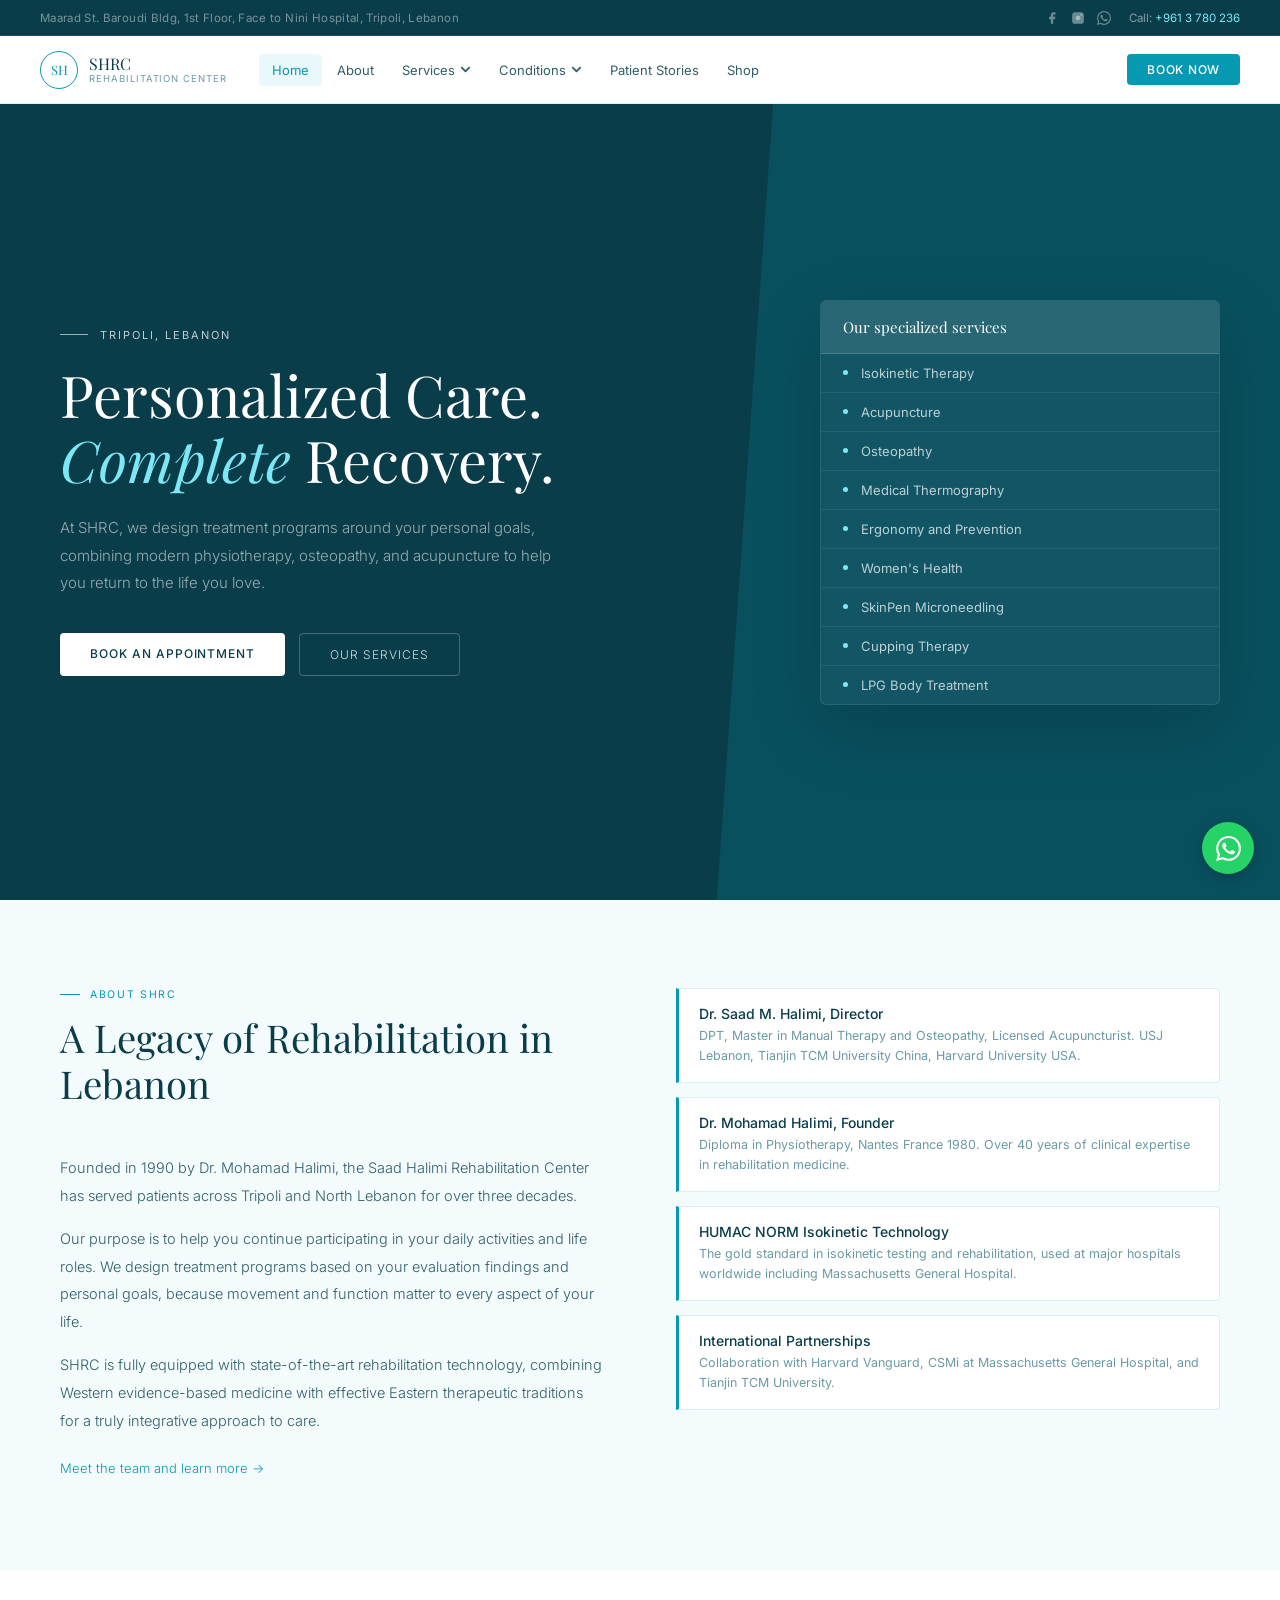
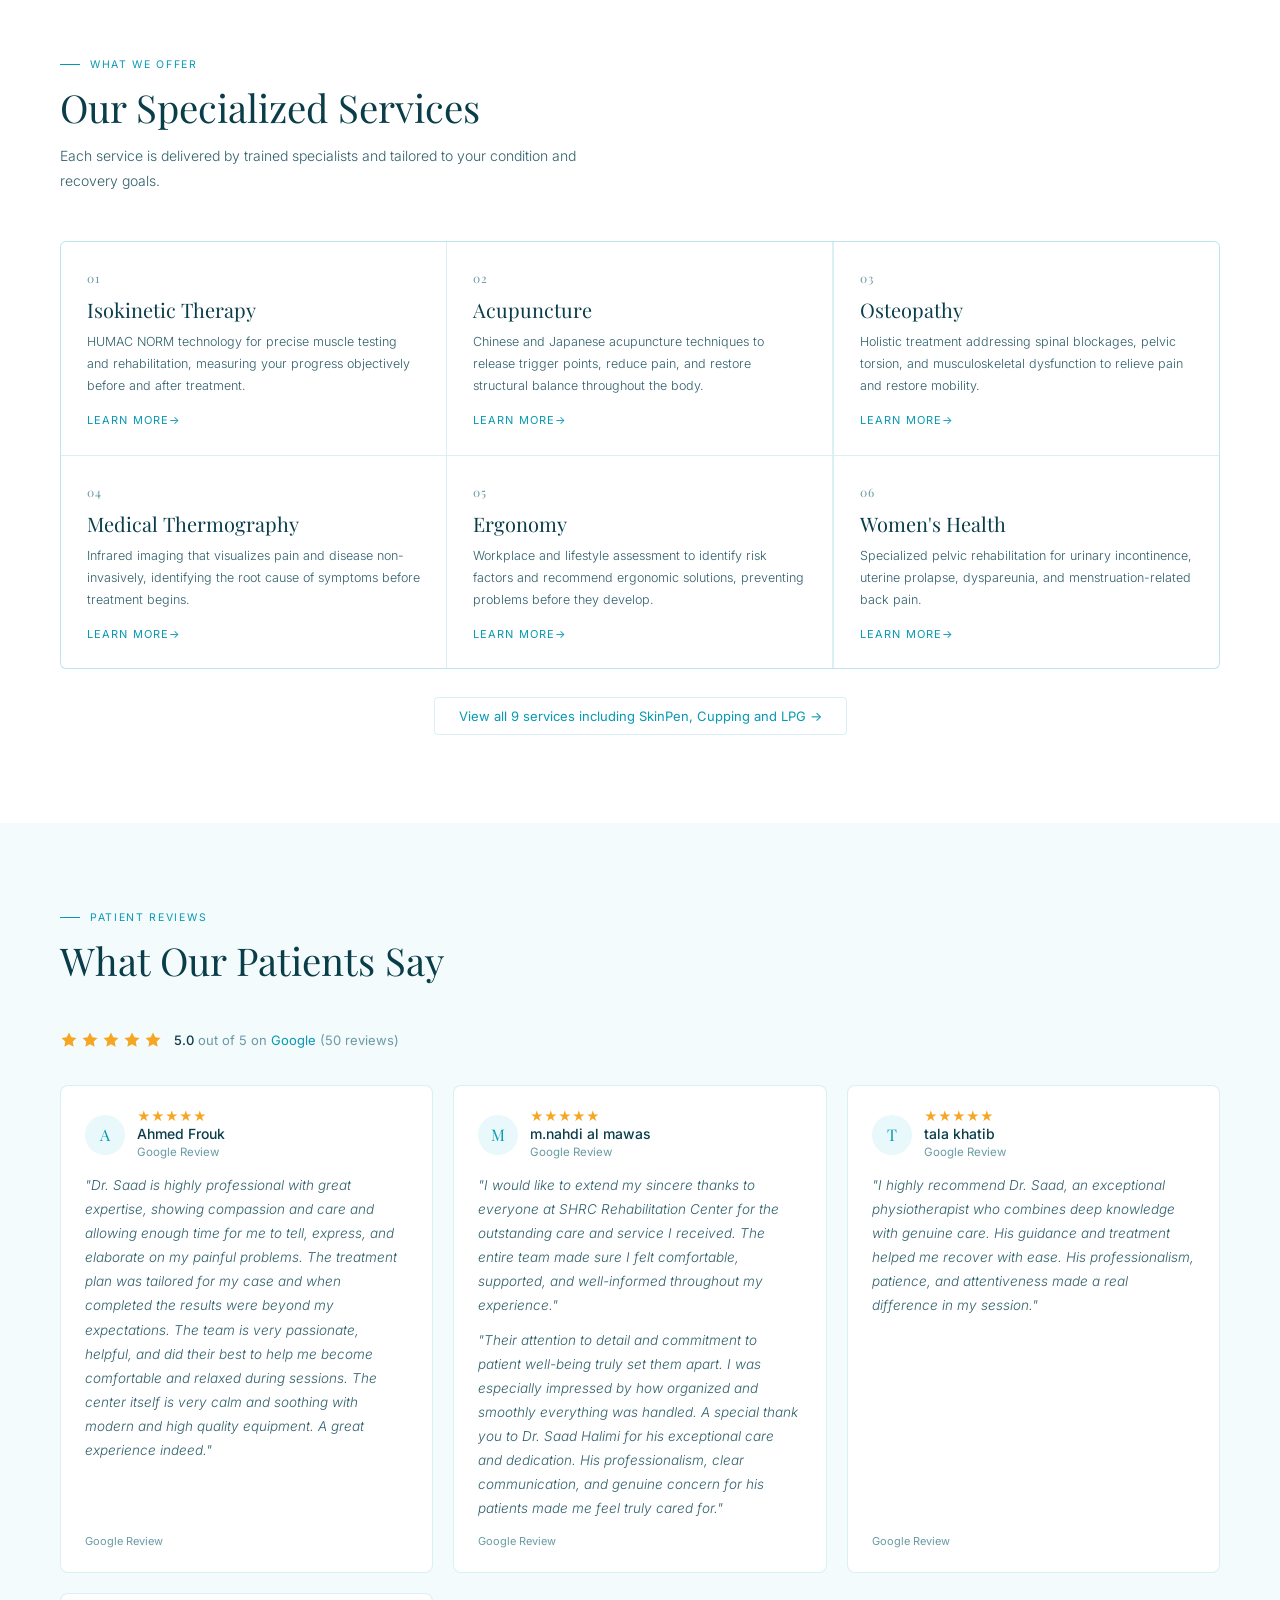
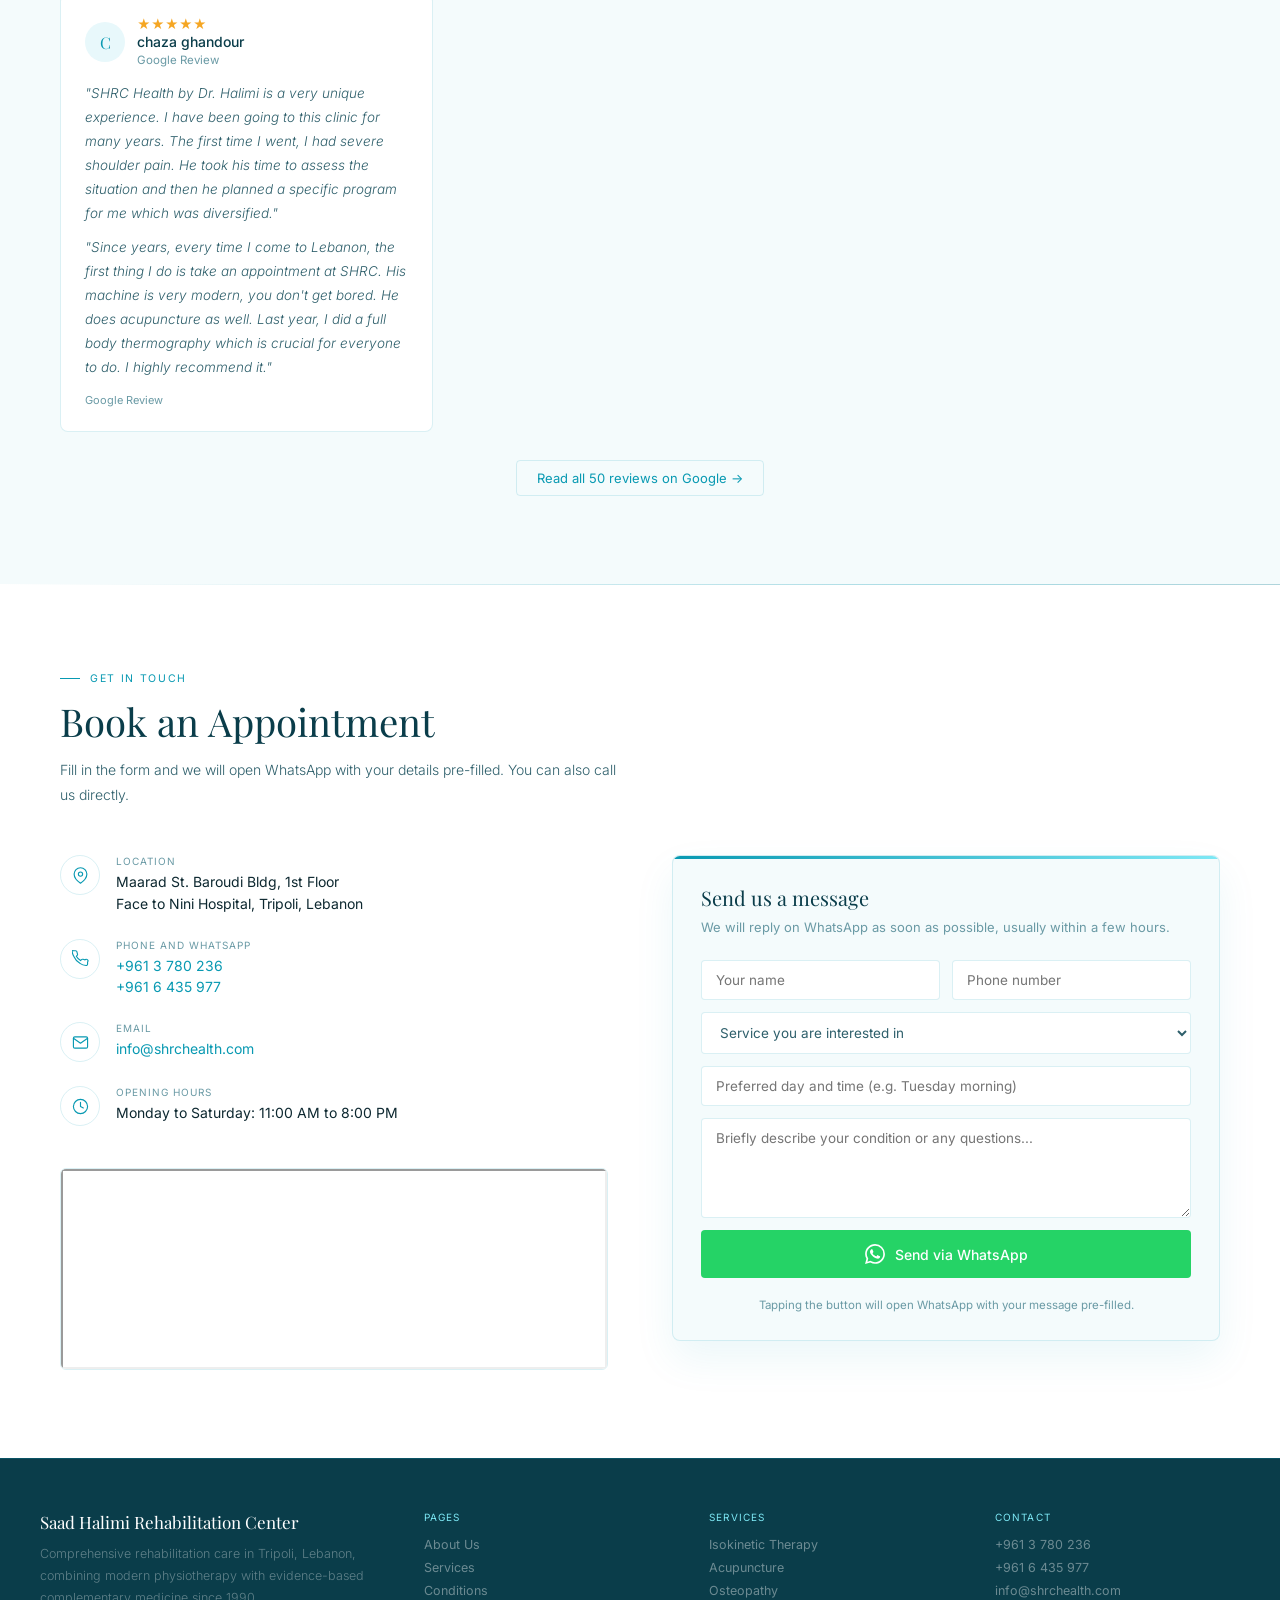
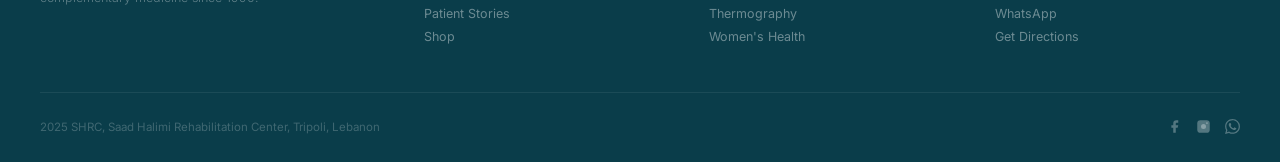
<file: index.html>
<!DOCTYPE html>
<html lang="en">
<head>
  <meta charset="UTF-8" />
  <meta name="viewport" content="width=device-width, initial-scale=1.0" />
  <title>SHRC - Saad Halimi Rehabilitation Center | Tripoli, Lebanon</title>
  <meta name="description" content="Premier rehabilitation center in Tripoli, Lebanon. Physiotherapy, Osteopathy, Acupuncture, Isokinetic Therapy and more. Book your appointment today." />
  <link rel="preconnect" href="https://fonts.googleapis.com" />
  <link rel="preconnect" href="https://fonts.gstatic.com" crossorigin />
  <link href="https://fonts.googleapis.com/css2?family=Playfair+Display:ital,wght@0,400;0,500;1,400&family=Inter:wght@300;400;500&display=swap" rel="stylesheet" />
  <link rel="stylesheet" href="style.css" />
  <style>
    /* HERO */
    @keyframes heroReveal {
      from { opacity: 0; transform: translateY(24px); }
      to { opacity: 1; transform: none; }
    }
    @keyframes heroGlow {
      0%, 100% { opacity: .16; transform: translateX(0); }
      50% { opacity: .26; transform: translateX(-18px); }
    }
    .hero { min-height: calc(100vh - var(--nav-h) - 36px); background: var(--navy); display: flex; align-items: center; padding: 80px 40px; position: relative; overflow: hidden; }
    .hero::after { content: ''; position: absolute; top: 0; right: 0; bottom: 0; width: 44%; background: rgba(8,153,178,0.2); clip-path: polygon(10% 0, 100% 0, 100% 100%, 0% 100%); animation: heroGlow 7s ease-in-out infinite; }
    .hero-inner { max-width: 1160px; margin: 0 auto; width: 100%; display: grid; grid-template-columns: 1fr 400px; gap: 60px; align-items: center; position: relative; z-index: 1; }
    .hero-copy { animation: heroReveal .8s ease forwards; }
    .hero-eyebrow { font-size: 11px; letter-spacing: 0.18em; text-transform: uppercase; color: rgba(255,255,255,0.75); margin-bottom: 20px; display: flex; align-items: center; gap: 12px; }
    .hero-eyebrow::before { content: ''; width: 28px; height: 1px; background: rgba(255,255,255,0.6); }
    .hero-title { font-family: var(--serif); font-size: clamp(36px, 4.5vw, 58px); font-weight: 400; line-height: 1.13; color: var(--white); margin-bottom: 22px; }
    .hero-title em { font-style: italic; color: #7de8f5; }
    .hero-lead { font-size: 15px; color: rgba(255,255,255,0.58); line-height: 1.85; max-width: 500px; margin-bottom: 36px; font-weight: 300; }
    .hero-btns { display: flex; gap: 14px; flex-wrap: wrap; }
    .btn-hp { background: var(--white); color: var(--navy); padding: 13px 30px; border-radius: 4px; font-size: 12px; font-weight: 500; letter-spacing: 0.08em; text-transform: uppercase; transition: opacity .2s; display: inline-block; }
    .btn-hp:hover { opacity: .88; }
    .btn-ho { border: 1px solid rgba(255,255,255,0.25); color: rgba(255,255,255,0.82); padding: 13px 30px; border-radius: 4px; font-size: 12px; font-weight: 300; letter-spacing: 0.08em; text-transform: uppercase; transition: border-color .2s, color .2s; display: inline-block; }
    .btn-ho:hover { border-color: #7de8f5; color: #7de8f5; }
    .hero-panel { background: rgba(255,255,255,0.04); border: 1px solid rgba(255,255,255,0.09); border-radius: 6px; overflow: hidden; box-shadow: 0 24px 70px rgba(0,0,0,.16); }
    .hero-panel-hd { background: rgba(255,255,255,0.1); border-bottom: 1px solid rgba(255,255,255,0.15); padding: 16px 22px; font-family: var(--serif); font-size: 15px; color: var(--white); }
    .hero-panel-row { display: flex; align-items: center; gap: 13px; padding: 11px 22px; border-bottom: 1px solid rgba(255,255,255,0.07); font-size: 13px; color: rgba(255,255,255,0.72); }
    .hero-panel-row:last-child { border-bottom: none; }
    .dot { width: 5px; height: 5px; border-radius: 50%; background: #7de8f5; flex-shrink: 0; }

    /* ABOUT */
    .about { background: var(--gray-bg); }
    .about-grid { display: grid; grid-template-columns: 1fr 1fr; gap: 72px; align-items: start; }
    .about-body { font-size: 14.5px; color: var(--text-mid); line-height: 1.9; font-weight: 300; }
    .about-body p + p { margin-top: 16px; }
    .cred-list { display: flex; flex-direction: column; gap: 14px; }
    .cred { background: var(--white); border: 1px solid var(--border); border-left: 3px solid var(--blue); border-radius: 0 4px 4px 0; padding: 16px 20px; }
    .cred-name { font-size: 14px; font-weight: 500; color: var(--navy); margin-bottom: 4px; }
    .cred-detail { font-size: 12.5px; color: var(--text-soft); line-height: 1.6; }

    /* SERVICES GRID (home - overview only) */
    .services { background: var(--white); }
    .svc-grid { display: grid; grid-template-columns: repeat(3,1fr); gap: 1px; background: var(--border); border: 1px solid var(--border); border-radius: 6px; overflow: hidden; }
    .svc-card { background: var(--white); padding: 28px 26px; transition: background .2s, transform .3s ease, box-shadow .3s ease; display: block; will-change: transform; }
    .svc-card:hover { background: var(--pale); transform: translateY(-10px); box-shadow: 0 20px 45px rgba(8,153,178,0.16); }
    .svc-num { font-family: var(--serif); font-size: 12px; color: var(--text-soft); margin-bottom: 12px; letter-spacing: .06em; }
    .svc-name { font-family: var(--serif); font-size: 20px; color: var(--navy); margin-bottom: 9px; line-height: 1.2; }
    .svc-desc { font-size: 12.5px; color: var(--text-mid); line-height: 1.75; font-weight: 300; }
    .svc-lnk { margin-top: 16px; font-size: 11px; letter-spacing: .1em; text-transform: uppercase; color: var(--blue); }
    .svc-lnk::after { content: ' \2192'; display: inline-block; transition: transform .25s ease; }
    .svc-card:hover .svc-lnk::after { transform: translateX(5px); }
    .svc-all { margin-top: 28px; text-align: center; }
    .svc-all a { font-size: 13px; color: var(--blue); border: 1px solid var(--border); padding: 10px 24px; border-radius: 4px; display: inline-block; transition: background .2s; }
    .svc-all a:hover { background: var(--pale); }

    /* REVIEWS */
    .reviews { background: var(--gray-bg); }
    .reviews-stars { display: flex; align-items: center; gap: 12px; margin-bottom: 36px; }
    .stars { display: flex; gap: 3px; }
    .stars svg { width: 18px; height: 18px; fill: #f5a623; }
    .reviews-meta { font-size: 13px; color: var(--text-soft); }
    .reviews-meta strong { color: var(--navy); font-weight: 500; }
    .reviews-meta a { color: var(--blue); }
    .reviews-grid { display: grid; grid-template-columns: repeat(3,1fr); gap: 20px; }
    .review-card { background: var(--white); border: 1px solid var(--border); border-radius: 8px; padding: 24px; display: flex; flex-direction: column; gap: 14px; transition: transform .3s ease, box-shadow .3s ease, border-color .2s; }
    .review-card:hover { transform: translateY(-6px); border-color: rgba(8,153,178,.35); box-shadow: 0 18px 40px rgba(8,153,178,.1); }
    .review-top { display: flex; align-items: center; gap: 12px; }
    .review-avatar { width: 40px; height: 40px; border-radius: 50%; background: var(--pale); display: flex; align-items: center; justify-content: center; font-family: var(--serif); font-size: 16px; color: var(--blue); flex-shrink: 0; }
    .review-name { font-size: 14px; font-weight: 500; color: var(--navy); margin-bottom: 3px; }
    .review-date { font-size: 11.5px; color: var(--text-soft); }
    .review-rstars { display: flex; gap: 2px; margin-bottom: 2px; color: #f5a623; font-size: 13px; line-height: 1; }
    .review-rstars svg { width: 13px; height: 13px; fill: #f5a623; }
    .review-text { font-size: 13.5px; color: var(--text-mid); line-height: 1.78; font-weight: 300; font-style: italic; flex: 1; }
    .review-text p + p { margin-top: 10px; }
    .review-source { font-size: 11px; color: var(--text-soft); }
    .reviews-cta { margin-top: 28px; text-align: center; }
    .reviews-cta a { font-size: 13px; color: var(--blue); border: 1px solid var(--border); padding: 9px 20px; border-radius: 4px; display: inline-block; transition: background .2s; }
    .reviews-cta a:hover { background: var(--pale); }

    /* BOOKING */
    @keyframes bookingAccent {
      0% { background-position: 0% 50%; }
      50% { background-position: 100% 50%; }
      100% { background-position: 0% 50%; }
    }
    .booking { background: var(--white); position: relative; overflow: hidden; }
    .anchor-alias { position: absolute; top: calc(-1 * var(--nav-h)); width: 1px; height: 1px; pointer-events: none; }
    .booking::before { content: ''; position: absolute; top: 0; left: 0; right: 0; height: 1px; background: linear-gradient(90deg, transparent, rgba(8,153,178,.35), rgba(10,61,74,.28), transparent); background-size: 220% 100%; animation: bookingAccent 8s ease-in-out infinite; }
    .booking .sec-inner { position: relative; z-index: 1; }
    .booking .info-list.fade { transform: translateX(-24px); }
    .booking .wa-form-wrap.fade { transform: translateX(24px); }
    .booking .fade.on { transform: none; }
    .booking-grid { display: grid; grid-template-columns: 1fr 1fr; gap: 64px; align-items: start; }
    .info-list { display: flex; flex-direction: column; gap: 24px; }
    .info-row { display: flex; gap: 16px; align-items: flex-start; }
    .info-ico { width: 40px; height: 40px; flex-shrink: 0; border: 1px solid var(--border); border-radius: 50%; display: flex; align-items: center; justify-content: center; }
    .info-ico svg { width: 17px; height: 17px; fill: none; stroke: var(--blue); stroke-width: 1.6; stroke-linecap: round; stroke-linejoin: round; }
    .info-label { font-size: 10px; letter-spacing: .1em; text-transform: uppercase; color: var(--text-soft); margin-bottom: 4px; }
    .info-val { font-size: 14px; color: var(--text); line-height: 1.55; }
    .info-val a { color: var(--blue); }
    .map-wrap { margin-top: 18px; border-radius: 6px; overflow: hidden; border: 1px solid var(--border); }
    .map-wrap iframe { display: block; width: 100%; height: 200px; }
    .wa-form-wrap { background: var(--gray-bg); border: 1px solid var(--border); border-radius: 8px; padding: 28px; position: relative; overflow: hidden; box-shadow: 0 18px 40px rgba(8,153,178,.08); }
    .wa-form-wrap::before { content: ''; position: absolute; top: 0; left: 0; right: 0; height: 3px; background: linear-gradient(90deg, var(--blue), #7de8f5, var(--navy)); background-size: 200% 100%; animation: bookingAccent 7s ease-in-out infinite; }
    .wa-form-title { font-family: var(--serif); font-size: 20px; color: var(--navy); margin-bottom: 6px; }
    .wa-form-sub { font-size: 13px; color: var(--text-soft); margin-bottom: 22px; line-height: 1.6; }
    .wa-form { display: flex; flex-direction: column; gap: 12px; }
    .f-row { display: grid; grid-template-columns: 1fr 1fr; gap: 12px; }
    .wa-form input, .wa-form select, .wa-form textarea { width: 100%; padding: 11px 14px; border: 1px solid var(--border); border-radius: 4px; font-family: var(--sans); font-size: 13.5px; color: var(--text); background: var(--white); outline: none; transition: border-color .2s; }
    .wa-form input:focus, .wa-form select:focus, .wa-form textarea:focus { border-color: var(--blue); }
    .wa-form select { color: var(--text-mid); }
    .wa-form textarea { resize: vertical; min-height: 100px; }
    .wa-submit-btn { display: flex; align-items: center; justify-content: center; gap: 10px; width: 100%; padding: 14px; background: #25d366; color: white; border: none; border-radius: 4px; font-family: var(--sans); font-size: 14px; font-weight: 500; cursor: pointer; transition: background .2s; }
    .wa-submit-btn:hover { background: #1da855; }
    .wa-submit-btn svg { width: 20px; height: 20px; fill: white; flex-shrink: 0; }
    .wa-note { font-size: 11.5px; color: var(--text-soft); text-align: center; margin-top: 8px; }

    @media (prefers-reduced-motion: reduce) {
      .hero::after, .hero-copy, .booking::before, .wa-form-wrap::before { animation: none; }
      .booking .info-list.fade, .booking .wa-form-wrap.fade { transform: translateY(20px); }
    }

    @media (max-width: 1000px) {
      .hero { padding: 60px 20px; }
      .hero-inner { grid-template-columns: 1fr; }
      .hero-panel { display: none; }
      .about-grid, .booking-grid { grid-template-columns: 1fr; gap: 36px; }
      .booking .info-list.fade, .booking .wa-form-wrap.fade { transform: translateY(20px); }
      .svc-grid { grid-template-columns: repeat(2,1fr); }
      .reviews-grid { grid-template-columns: 1fr 1fr; }
    }
    @media (max-width: 600px) {
      .svc-grid, .reviews-grid { grid-template-columns: 1fr; }
      .f-row { grid-template-columns: 1fr; }
    }
  </style>
</head>
<body>

<div class="topbar">
  <span class="topbar-left">Maarad St. Baroudi Bldg, 1st Floor, Face to Nini Hospital, Tripoli, Lebanon</span>
  <div class="topbar-right">
    <div class="tb-socials">
      <a href="https://facebook.com/shrchealth" target="_blank" rel="noopener" aria-label="Facebook"><svg viewBox="0 0 24 24"><path d="M18 2h-3a5 5 0 00-5 5v3H7v4h3v8h4v-8h3l1-4h-4V7a1 1 0 011-1h3z"/></svg></a>
      <a href="https://instagram.com/shrchealth" target="_blank" rel="noopener" aria-label="Instagram"><svg viewBox="0 0 24 24"><rect x="2" y="2" width="20" height="20" rx="5"/><circle cx="12" cy="12" r="4"/><circle cx="17.5" cy="6.5" r="1.5"/></svg></a>
      <a href="https://wa.me/9613780236" target="_blank" rel="noopener" aria-label="WhatsApp"><svg viewBox="0 0 24 24"><path d="M17.472 14.382c-.297-.149-1.758-.867-2.03-.967-.273-.099-.471-.148-.67.15-.197.297-.767.966-.94 1.164-.173.199-.347.223-.644.075-.297-.15-1.255-.463-2.39-1.475-.883-.788-1.48-1.761-1.653-2.059-.173-.297-.018-.458.13-.606.134-.133.298-.347.446-.52.149-.174.198-.298.298-.497.099-.198.05-.371-.025-.52-.075-.149-.669-1.612-.916-2.207-.242-.579-.487-.5-.669-.51-.173-.008-.371-.01-.57-.01-.198 0-.52.074-.792.372-.272.297-1.04 1.016-1.04 2.479 0 1.462 1.065 2.875 1.213 3.074.149.198 2.096 3.2 5.077 4.487.709.306 1.262.489 1.694.625.712.227 1.36.195 1.871.118.571-.085 1.758-.719 2.006-1.413.248-.694.248-1.289.173-1.413-.074-.124-.272-.198-.57-.347m-5.421 7.403h-.004a9.87 9.87 0 01-5.031-1.378l-.361-.214-3.741.982.998-3.648-.235-.374a9.86 9.86 0 01-1.51-5.26c.001-5.45 4.436-9.884 9.888-9.884 2.64 0 5.122 1.03 6.988 2.898a9.825 9.825 0 012.893 6.994c-.003 5.45-4.437 9.884-9.885 9.884m8.413-18.297A11.815 11.815 0 0012.05 0C5.495 0 .16 5.335.157 11.892c0 2.096.547 4.142 1.588 5.945L.057 24l6.305-1.654a11.882 11.882 0 005.683 1.448h.005c6.554 0 11.89-5.335 11.893-11.893a11.821 11.821 0 00-3.48-8.413z"/></svg></a>
    </div>
    <span class="tb-phone">Call: <a href="tel:+9613780236">+961 3 780 236</a></span>
  </div>
</div>

<nav>
  <a href="index.html" class="nav-logo">
    <div class="nav-logo-badge">SH</div>
    <div><div class="nav-logo-name">SHRC</div><div class="nav-logo-sub">Rehabilitation Center</div></div>
  </a>
  <div class="nav-menu">
    <a class="nav-link active" href="index.html">Home</a>
    <a class="nav-link" href="about.html">About</a>
    <div class="nav-item">
      <a class="nav-link" href="services.html">Services <svg viewBox="0 0 12 12"><path d="M2 4l4 4 4-4" stroke-linecap="round" stroke-linejoin="round"/></svg></a>
      <div class="dropdown">
        <a href="services.html">All Services</a><hr class="dd-hr"/>
        <a href="services.html#isokinetic">Isokinetic Therapy</a>
        <a href="services.html#acupuncture">Acupuncture</a>
        <a href="services.html#osteopathy">Osteopathy</a>
        <a href="services.html#thermography">Medical Thermography</a>
        <a href="services.html#ergonomy">Ergonomy</a>
        <a href="services.html#womens">Women's Health</a>
        <a href="services.html#skinpen">SkinPen Microneedling</a>
        <a href="services.html#cupping">Cupping Therapy</a>
        <a href="services.html#lpg">LPG Body Treatment</a>
      </div>
    </div>
    <div class="nav-item">
      <a class="nav-link" href="conditions.html">Conditions <svg viewBox="0 0 12 12"><path d="M2 4l4 4 4-4" stroke-linecap="round" stroke-linejoin="round"/></svg></a>
      <div class="dropdown" style="min-width:230px;">
        <span class="dd-label">Musculoskeletal</span>
        <a href="conditions.html#back">Low Back Pain</a>
        <a href="conditions.html#neck">Neck Pain</a>
        <a href="conditions.html#knee">Knee Pain</a>
        <a href="conditions.html#shoulder">Shoulder Pain</a>
        <hr class="dd-hr"/><span class="dd-label">Other Conditions</span>
        <a href="conditions.html#migraines">Migraines and Headaches</a>
        <a href="conditions.html#sports">Sports Injuries</a>
        <a href="conditions.html#surgical">Post-Surgical Recovery</a>
        <a href="conditions.html#womens">Women's Health</a>
      </div>
    </div>
    <a class="nav-link" href="cases.html">Patient Stories</a>
    <a class="nav-link" href="shop.html">Shop</a>
  </div>
  <div class="nav-actions"><a href="index.html#booking" class="btn-book">Book Now</a></div>
  <div class="hamburger" onclick="toggleMobile()" aria-label="Open menu"><span></span><span></span><span></span></div>
</nav>
<div class="mobile-nav" id="mobileNav">
  <a href="index.html" onclick="closeMobile()">Home</a>
  <a href="about.html" onclick="closeMobile()">About</a>
  <a href="services.html" onclick="closeMobile()">Services</a>
  <a href="conditions.html" onclick="closeMobile()">Conditions</a>
  <a href="cases.html" onclick="closeMobile()">Patient Stories</a>
  <a href="shop.html" onclick="closeMobile()">Shop</a>
  <a href="#booking" onclick="closeMobile()">Book an Appointment</a>
</div>

<!-- HERO -->
<section class="hero" id="home">
  <div class="hero-inner">
    <div class="hero-copy fade">
      <div class="hero-eyebrow">Tripoli, Lebanon</div>
      <h1 class="hero-title">Personalized Care.<br><em>Complete</em> Recovery.</h1>
      <p class="hero-lead">At SHRC, we design treatment programs around your personal goals, combining modern physiotherapy, osteopathy, and acupuncture to help you return to the life you love.</p>
      <div class="hero-btns">
        <a href="#booking" class="btn-hp">Book an Appointment</a>
        <a href="services.html" class="btn-ho">Our Services</a>
      </div>
    </div>
    <div class="hero-panel fade" style="transition-delay:.12s">
      <div class="hero-panel-hd">Our specialized services</div>
      <div class="hero-panel-row"><div class="dot"></div>Isokinetic Therapy</div>
      <div class="hero-panel-row"><div class="dot"></div>Acupuncture</div>
      <div class="hero-panel-row"><div class="dot"></div>Osteopathy</div>
      <div class="hero-panel-row"><div class="dot"></div>Medical Thermography</div>
      <div class="hero-panel-row"><div class="dot"></div>Ergonomy and Prevention</div>
      <div class="hero-panel-row"><div class="dot"></div>Women's Health</div>
      <div class="hero-panel-row"><div class="dot"></div>SkinPen Microneedling</div>
      <div class="hero-panel-row"><div class="dot"></div>Cupping Therapy</div>
      <div class="hero-panel-row"><div class="dot"></div>LPG Body Treatment</div>
    </div>
  </div>
</section>

<!-- ABOUT (summary) -->
<section class="sec about" id="about">
  <div class="sec-inner">
    <div class="about-grid">
      <div class="fade">
        <div class="sec-hd"><div class="eyebrow">About SHRC</div><h2 class="sec-title">A Legacy of Rehabilitation in Lebanon</h2></div>
        <div class="about-body">
          <p>Founded in 1990 by Dr. Mohamad Halimi, the Saad Halimi Rehabilitation Center has served patients across Tripoli and North Lebanon for over three decades.</p>
          <p>Our purpose is to help you continue participating in your daily activities and life roles. We design treatment programs based on your evaluation findings and personal goals, because movement and function matter to every aspect of your life.</p>
          <p>SHRC is fully equipped with state-of-the-art rehabilitation technology, combining Western evidence-based medicine with effective Eastern therapeutic traditions for a truly integrative approach to care.</p>
          <p style="margin-top:20px;"><a href="about.html" style="color:var(--blue); font-size:13px; display:inline-flex; align-items:center; gap:6px;">Meet the team and learn more &#8594;</a></p>
        </div>
      </div>
      <div class="cred-list fade" style="transition-delay:.1s">
        <div class="cred"><div class="cred-name">Dr. Saad M. Halimi, Director</div><div class="cred-detail">DPT, Master in Manual Therapy and Osteopathy, Licensed Acupuncturist. USJ Lebanon, Tianjin TCM University China, Harvard University USA.</div></div>
        <div class="cred"><div class="cred-name">Dr. Mohamad Halimi, Founder</div><div class="cred-detail">Diploma in Physiotherapy, Nantes France 1980. Over 40 years of clinical expertise in rehabilitation medicine.</div></div>
        <div class="cred"><div class="cred-name">HUMAC NORM Isokinetic Technology</div><div class="cred-detail">The gold standard in isokinetic testing and rehabilitation, used at major hospitals worldwide including Massachusetts General Hospital.</div></div>
        <div class="cred"><div class="cred-name">International Partnerships</div><div class="cred-detail">Collaboration with Harvard Vanguard, CSMi at Massachusetts General Hospital, and Tianjin TCM University.</div></div>
      </div>
    </div>
  </div>
</section>

<!-- SERVICES OVERVIEW -->
<section class="sec services" id="services">
  <div class="sec-inner">
    <div class="sec-hd fade">
      <div class="eyebrow">What We Offer</div>
      <h2 class="sec-title">Our Specialized Services</h2>
      <p class="sec-sub">Each service is delivered by trained specialists and tailored to your condition and recovery goals.</p>
    </div>
    <div class="svc-grid">
      <a class="svc-card fade" href="services.html#isokinetic"><div class="svc-num">01</div><div class="svc-name">Isokinetic Therapy</div><div class="svc-desc">HUMAC NORM technology for precise muscle testing and rehabilitation, measuring your progress objectively before and after treatment.</div><div class="svc-lnk">Learn more</div></a>
      <a class="svc-card fade" href="services.html#acupuncture" style="transition-delay:.04s"><div class="svc-num">02</div><div class="svc-name">Acupuncture</div><div class="svc-desc">Chinese and Japanese acupuncture techniques to release trigger points, reduce pain, and restore structural balance throughout the body.</div><div class="svc-lnk">Learn more</div></a>
      <a class="svc-card fade" href="services.html#osteopathy" style="transition-delay:.08s"><div class="svc-num">03</div><div class="svc-name">Osteopathy</div><div class="svc-desc">Holistic treatment addressing spinal blockages, pelvic torsion, and musculoskeletal dysfunction to relieve pain and restore mobility.</div><div class="svc-lnk">Learn more</div></a>
      <a class="svc-card fade" href="services.html#thermography" style="transition-delay:.04s"><div class="svc-num">04</div><div class="svc-name">Medical Thermography</div><div class="svc-desc">Infrared imaging that visualizes pain and disease non-invasively, identifying the root cause of symptoms before treatment begins.</div><div class="svc-lnk">Learn more</div></a>
      <a class="svc-card fade" href="services.html#ergonomy" style="transition-delay:.08s"><div class="svc-num">05</div><div class="svc-name">Ergonomy</div><div class="svc-desc">Workplace and lifestyle assessment to identify risk factors and recommend ergonomic solutions, preventing problems before they develop.</div><div class="svc-lnk">Learn more</div></a>
      <a class="svc-card fade" href="services.html#womens" style="transition-delay:.12s"><div class="svc-num">06</div><div class="svc-name">Women's Health</div><div class="svc-desc">Specialized pelvic rehabilitation for urinary incontinence, uterine prolapse, dyspareunia, and menstruation-related back pain.</div><div class="svc-lnk">Learn more</div></a>
    </div>
    <div class="svc-all fade"><a href="services.html">View all 9 services including SkinPen, Cupping and LPG &#8594;</a></div>
  </div>
</section>

<!-- REVIEWS -->
<section class="sec reviews" id="reviews">
  <div class="sec-inner">
    <div class="sec-hd fade"><div class="eyebrow">Patient Reviews</div><h2 class="sec-title">What Our Patients Say</h2></div>
    <div class="reviews-stars fade">
      <div class="stars"><svg viewBox="0 0 24 24"><path d="M12 2l3.09 6.26L22 9.27l-5 4.87 1.18 6.88L12 17.77l-6.18 3.25L7 14.14 2 9.27l6.91-1.01L12 2z"/></svg><svg viewBox="0 0 24 24"><path d="M12 2l3.09 6.26L22 9.27l-5 4.87 1.18 6.88L12 17.77l-6.18 3.25L7 14.14 2 9.27l6.91-1.01L12 2z"/></svg><svg viewBox="0 0 24 24"><path d="M12 2l3.09 6.26L22 9.27l-5 4.87 1.18 6.88L12 17.77l-6.18 3.25L7 14.14 2 9.27l6.91-1.01L12 2z"/></svg><svg viewBox="0 0 24 24"><path d="M12 2l3.09 6.26L22 9.27l-5 4.87 1.18 6.88L12 17.77l-6.18 3.25L7 14.14 2 9.27l6.91-1.01L12 2z"/></svg><svg viewBox="0 0 24 24"><path d="M12 2l3.09 6.26L22 9.27l-5 4.87 1.18 6.88L12 17.77l-6.18 3.25L7 14.14 2 9.27l6.91-1.01L12 2z"/></svg></div>
      <div class="reviews-meta"><strong>5.0</strong> out of 5 on <a href="https://maps.google.com/?cid=13985894638442473559" target="_blank" rel="noopener">Google</a> (50 reviews)</div>
    </div>
    <div class="reviews-grid">
      <div class="review-card fade">
        <div class="review-top"><div class="review-avatar">A</div><div><div class="review-rstars">&#9733;&#9733;&#9733;&#9733;&#9733;</div><div class="review-name">Ahmed Frouk</div><div class="review-date">Google Review</div></div></div>
        <div class="review-text">"Dr. Saad is highly professional with great expertise, showing compassion and care and allowing enough time for me to tell, express, and elaborate on my painful problems. The treatment plan was tailored for my case and when completed the results were beyond my expectations. The team is very passionate, helpful, and did their best to help me become comfortable and relaxed during sessions. The center itself is very calm and soothing with modern and high quality equipment. A great experience indeed."</div>
        <div class="review-source">Google Review</div>
      </div>
      <div class="review-card fade" style="transition-delay:.07s">
        <div class="review-top"><div class="review-avatar">M</div><div><div class="review-rstars">&#9733;&#9733;&#9733;&#9733;&#9733;</div><div class="review-name">m.nahdi al mawas</div><div class="review-date">Google Review</div></div></div>
        <div class="review-text"><p>"I would like to extend my sincere thanks to everyone at SHRC Rehabilitation Center for the outstanding care and service I received. The entire team made sure I felt comfortable, supported, and well-informed throughout my experience."</p><p>"Their attention to detail and commitment to patient well-being truly set them apart. I was especially impressed by how organized and smoothly everything was handled. A special thank you to Dr. Saad Halimi for his exceptional care and dedication. His professionalism, clear communication, and genuine concern for his patients made me feel truly cared for."</p></div>
        <div class="review-source">Google Review</div>
      </div>
      <div class="review-card fade" style="transition-delay:.14s">
        <div class="review-top"><div class="review-avatar">T</div><div><div class="review-rstars">&#9733;&#9733;&#9733;&#9733;&#9733;</div><div class="review-name">tala khatib</div><div class="review-date">Google Review</div></div></div>
        <div class="review-text">"I highly recommend Dr. Saad, an exceptional physiotherapist who combines deep knowledge with genuine care. His guidance and treatment helped me recover with ease. His professionalism, patience, and attentiveness made a real difference in my session."</div>
        <div class="review-source">Google Review</div>
      </div>
      <div class="review-card fade" style="transition-delay:.21s">
        <div class="review-top"><div class="review-avatar">C</div><div><div class="review-rstars">&#9733;&#9733;&#9733;&#9733;&#9733;</div><div class="review-name">chaza ghandour</div><div class="review-date">Google Review</div></div></div>
        <div class="review-text"><p>"SHRC Health by Dr. Halimi is a very unique experience. I have been going to this clinic for many years. The first time I went, I had severe shoulder pain. He took his time to assess the situation and then he planned a specific program for me which was diversified."</p><p>"Since years, every time I come to Lebanon, the first thing I do is take an appointment at SHRC. His machine is very modern, you don't get bored. He does acupuncture as well. Last year, I did a full body thermography which is crucial for everyone to do. I highly recommend it."</p></div>
        <div class="review-source">Google Review</div>
      </div>
    </div>
    <div class="reviews-cta fade"><a href="https://maps.google.com/?cid=13985894638442473559" target="_blank" rel="noopener">Read all 50 reviews on Google &#8594;</a></div>
  </div>
</section>

<!-- BOOKING -->
<section class="sec booking" id="booking">
  <span class="anchor-alias" id="contact" aria-hidden="true"></span>
  <div class="sec-inner">
    <div class="sec-hd fade"><div class="eyebrow">Get In Touch</div><h2 class="sec-title">Book an Appointment</h2><p class="sec-sub">Fill in the form and we will open WhatsApp with your details pre-filled. You can also call us directly.</p></div>
    <div class="booking-grid">
      <div class="info-list fade">
        <div class="info-row"><div class="info-ico"><svg viewBox="0 0 24 24"><path d="M21 10c0 7-9 13-9 13s-9-6-9-13a9 9 0 0118 0z"/><circle cx="12" cy="10" r="3"/></svg></div><div><div class="info-label">Location</div><div class="info-val">Maarad St. Baroudi Bldg, 1st Floor<br>Face to Nini Hospital, Tripoli, Lebanon</div></div></div>
        <div class="info-row"><div class="info-ico"><svg viewBox="0 0 24 24"><path d="M22 16.92v3a2 2 0 01-2.18 2 19.79 19.79 0 01-8.63-3.07A19.5 19.5 0 013.07 9.81a19.79 19.79 0 01-3.07-8.64A2 2 0 012 1h3a2 2 0 012 1.72 12.84 12.84 0 00.7 2.81 2 2 0 01-.45 2.11L6.09 8.91a16 16 0 006 6l1.27-1.27a2 2 0 012.11-.45 12.84 12.84 0 002.81.7A2 2 0 0122 16.92z"/></svg></div><div><div class="info-label">Phone and WhatsApp</div><div class="info-val"><a href="tel:+9613780236">+961 3 780 236</a><br><a href="tel:+9616435977">+961 6 435 977</a></div></div></div>
        <div class="info-row"><div class="info-ico"><svg viewBox="0 0 24 24"><path d="M4 4h16c1.1 0 2 .9 2 2v12c0 1.1-.9 2-2 2H4c-1.1 0-2-.9-2-2V6c0-1.1.9-2 2-2z"/><polyline points="22,6 12,13 2,6"/></svg></div><div><div class="info-label">Email</div><div class="info-val"><a href="mailto:info@shrchealth.com">info@shrchealth.com</a></div></div></div>
        <div class="info-row"><div class="info-ico"><svg viewBox="0 0 24 24"><circle cx="12" cy="12" r="10"/><polyline points="12 6 12 12 16 14"/></svg></div><div><div class="info-label">Opening Hours</div><div class="info-val">Monday to Saturday: 11:00 AM to 8:00 PM</div></div></div>
        <div class="map-wrap"><iframe src="https://www.google.com/maps/embed?pb=!1m18!1m12!1m3!1d826.5!2d35.831433!3d34.436079!2m3!1f0!2f0!3f0!3m2!1i1024!2i768!4f13.1!3m3!1m2!1s0x0%3A0xc24af2e929c36c57!2sDr.%20Saad%20M.%20Halimi%20Rehabilitation%20Center!5e0!3m2!1sen!2slb!4v1" allowfullscreen loading="lazy" referrerpolicy="no-referrer-when-downgrade" title="SHRC location"></iframe></div>
      </div>
      <div class="wa-form-wrap fade" style="transition-delay:.1s">
        <div class="wa-form-title">Send us a message</div>
        <div class="wa-form-sub">We will reply on WhatsApp as soon as possible, usually within a few hours.</div>
        <div class="wa-form">
          <div class="f-row"><input type="text" id="f-name" placeholder="Your name" /><input type="tel" id="f-phone" placeholder="Phone number" /></div>
          <select id="f-service"><option value="" disabled selected>Service you are interested in</option><option>Isokinetic Therapy</option><option>Acupuncture</option><option>Osteopathy</option><option>Medical Thermography</option><option>Ergonomy</option><option>Women's Health</option><option>SkinPen Microneedling</option><option>Cupping Therapy</option><option>LPG Body Treatment</option><option>Not sure, need guidance</option></select>
          <input type="text" id="f-time" placeholder="Preferred day and time (e.g. Tuesday morning)" />
          <textarea id="f-msg" placeholder="Briefly describe your condition or any questions..."></textarea>
          <button class="wa-submit-btn" onclick="sendWhatsApp()"><svg viewBox="0 0 24 24"><path d="M17.472 14.382c-.297-.149-1.758-.867-2.03-.967-.273-.099-.471-.148-.67.15-.197.297-.767.966-.94 1.164-.173.199-.347.223-.644.075-.297-.15-1.255-.463-2.39-1.475-.883-.788-1.48-1.761-1.653-2.059-.173-.297-.018-.458.13-.606.134-.133.298-.347.446-.52.149-.174.198-.298.298-.497.099-.198.05-.371-.025-.52-.075-.149-.669-1.612-.916-2.207-.242-.579-.487-.5-.669-.51-.173-.008-.371-.01-.57-.01-.198 0-.52.074-.792.372-.272.297-1.04 1.016-1.04 2.479 0 1.462 1.065 2.875 1.213 3.074.149.198 2.096 3.2 5.077 4.487.709.306 1.262.489 1.694.625.712.227 1.36.195 1.871.118.571-.085 1.758-.719 2.006-1.413.248-.694.248-1.289.173-1.413-.074-.124-.272-.198-.57-.347m-5.421 7.403h-.004a9.87 9.87 0 01-5.031-1.378l-.361-.214-3.741.982.998-3.648-.235-.374a9.86 9.86 0 01-1.51-5.26c.001-5.45 4.436-9.884 9.888-9.884 2.64 0 5.122 1.03 6.988 2.898a9.825 9.825 0 012.893 6.994c-.003 5.45-4.437 9.884-9.885 9.884m8.413-18.297A11.815 11.815 0 0012.05 0C5.495 0 .16 5.335.157 11.892c0 2.096.547 4.142 1.588 5.945L.057 24l6.305-1.654a11.882 11.882 0 005.683 1.448h.005c6.554 0 11.89-5.335 11.893-11.893a11.821 11.821 0 00-3.48-8.413z"/></svg>Send via WhatsApp</button>
          <p class="wa-note">Tapping the button will open WhatsApp with your message pre-filled.</p>
        </div>
      </div>
    </div>
  </div>
</section>

<footer>
  <div class="ft-top">
    <div><div class="ft-brand">Saad Halimi Rehabilitation Center</div><p class="ft-desc">Comprehensive rehabilitation care in Tripoli, Lebanon, combining modern physiotherapy with evidence-based complementary medicine since 1990.</p></div>
    <div class="ft-col"><div class="ft-col-title">Pages</div><a href="about.html">About Us</a><a href="services.html">Services</a><a href="conditions.html">Conditions</a><a href="cases.html">Patient Stories</a><a href="shop.html">Shop</a></div>
    <div class="ft-col"><div class="ft-col-title">Services</div><a href="services.html#isokinetic">Isokinetic Therapy</a><a href="services.html#acupuncture">Acupuncture</a><a href="services.html#osteopathy">Osteopathy</a><a href="services.html#thermography">Thermography</a><a href="services.html#womens">Women's Health</a></div>
    <div class="ft-col"><div class="ft-col-title">Contact</div><a href="tel:+9613780236">+961 3 780 236</a><a href="tel:+9616435977">+961 6 435 977</a><a href="mailto:info@shrchealth.com">info@shrchealth.com</a><a href="https://wa.me/9613780236">WhatsApp</a><a href="https://maps.google.com/?q=34.436079,35.831433" target="_blank">Get Directions</a></div>
  </div>
  <div class="ft-bottom">
    <span class="ft-copy">2025 SHRC, Saad Halimi Rehabilitation Center, Tripoli, Lebanon</span>
    <div class="ft-soc">
      <a href="https://facebook.com/shrchealth" target="_blank" aria-label="Facebook"><svg viewBox="0 0 24 24"><path d="M18 2h-3a5 5 0 00-5 5v3H7v4h3v8h4v-8h3l1-4h-4V7a1 1 0 011-1h3z"/></svg></a>
      <a href="https://instagram.com/shrchealth" target="_blank" aria-label="Instagram"><svg viewBox="0 0 24 24"><rect x="2" y="2" width="20" height="20" rx="5"/><circle cx="12" cy="12" r="4"/><circle cx="17.5" cy="6.5" r="1.5"/></svg></a>
      <a href="https://wa.me/9613780236" target="_blank" aria-label="WhatsApp"><svg viewBox="0 0 24 24"><path d="M17.472 14.382c-.297-.149-1.758-.867-2.03-.967-.273-.099-.471-.148-.67.15-.197.297-.767.966-.94 1.164-.173.199-.347.223-.644.075-.297-.15-1.255-.463-2.39-1.475-.883-.788-1.48-1.761-1.653-2.059-.173-.297-.018-.458.13-.606.134-.133.298-.347.446-.52.149-.174.198-.298.298-.497.099-.198.05-.371-.025-.52-.075-.149-.669-1.612-.916-2.207-.242-.579-.487-.5-.669-.51-.173-.008-.371-.01-.57-.01-.198 0-.52.074-.792.372-.272.297-1.04 1.016-1.04 2.479 0 1.462 1.065 2.875 1.213 3.074.149.198 2.096 3.2 5.077 4.487.709.306 1.262.489 1.694.625.712.227 1.36.195 1.871.118.571-.085 1.758-.719 2.006-1.413.248-.694.248-1.289.173-1.413-.074-.124-.272-.198-.57-.347m-5.421 7.403h-.004a9.87 9.87 0 01-5.031-1.378l-.361-.214-3.741.982.998-3.648-.235-.374a9.86 9.86 0 01-1.51-5.26c.001-5.45 4.436-9.884 9.888-9.884 2.64 0 5.122 1.03 6.988 2.898a9.825 9.825 0 012.893 6.994c-.003 5.45-4.437 9.884-9.885 9.884m8.413-18.297A11.815 11.815 0 0012.05 0C5.495 0 .16 5.335.157 11.892c0 2.096.547 4.142 1.588 5.945L.057 24l6.305-1.654a11.882 11.882 0 005.683 1.448h.005c6.554 0 11.89-5.335 11.893-11.893a11.821 11.821 0 00-3.48-8.413z"/></svg></a>
    </div>
  </div>
</footer>

<a href="https://wa.me/9613780236" class="wa-float" target="_blank" rel="noopener" aria-label="Chat on WhatsApp"><svg viewBox="0 0 24 24"><path d="M17.472 14.382c-.297-.149-1.758-.867-2.03-.967-.273-.099-.471-.148-.67.15-.197.297-.767.966-.94 1.164-.173.199-.347.223-.644.075-.297-.15-1.255-.463-2.39-1.475-.883-.788-1.48-1.761-1.653-2.059-.173-.297-.018-.458.13-.606.134-.133.298-.347.446-.52.149-.174.198-.298.298-.497.099-.198.05-.371-.025-.52-.075-.149-.669-1.612-.916-2.207-.242-.579-.487-.5-.669-.51-.173-.008-.371-.01-.57-.01-.198 0-.52.074-.792.372-.272.297-1.04 1.016-1.04 2.479 0 1.462 1.065 2.875 1.213 3.074.149.198 2.096 3.2 5.077 4.487.709.306 1.262.489 1.694.625.712.227 1.36.195 1.871.118.571-.085 1.758-.719 2.006-1.413.248-.694.248-1.289.173-1.413-.074-.124-.272-.198-.57-.347m-5.421 7.403h-.004a9.87 9.87 0 01-5.031-1.378l-.361-.214-3.741.982.998-3.648-.235-.374a9.86 9.86 0 01-1.51-5.26c.001-5.45 4.436-9.884 9.888-9.884 2.64 0 5.122 1.03 6.988 2.898a9.825 9.825 0 012.893 6.994c-.003 5.45-4.437 9.884-9.885 9.884m8.413-18.297A11.815 11.815 0 0012.05 0C5.495 0 .16 5.335.157 11.892c0 2.096.547 4.142 1.588 5.945L.057 24l6.305-1.654a11.882 11.882 0 005.683 1.448h.005c6.554 0 11.89-5.335 11.893-11.893a11.821 11.821 0 00-3.48-8.413z"/></svg></a>

<script>
  const io = new IntersectionObserver(entries => { entries.forEach(e => { if (e.isIntersecting) e.target.classList.add('on'); }); }, { threshold: 0.1 });
  document.querySelectorAll('.fade').forEach(el => io.observe(el));
  function toggleMobile() { document.getElementById('mobileNav').classList.toggle('open'); }
  function closeMobile() { document.getElementById('mobileNav').classList.remove('open'); }
  function sendWhatsApp() {
    const name = document.getElementById('f-name').value.trim();
    const phone = document.getElementById('f-phone').value.trim();
    const service = document.getElementById('f-service').value;
    const time = document.getElementById('f-time').value.trim();
    const msg = document.getElementById('f-msg').value.trim();
    if (!name) { alert('Please enter your name.'); return; }
    let text = "Hi, I would like to book an appointment at SHRC.\n\n";
    if (name) text += "Name: " + name + "\n";
    if (phone) text += "Phone: " + phone + "\n";
    if (service) text += "Service: " + service + "\n";
    if (time) text += "Preferred time: " + time + "\n";
    if (msg) text += "\nMessage: " + msg;
    window.open("https://wa.me/9613780236?text=" + encodeURIComponent(text), '_blank');
  }
</script>
</body>
</html>
</file>
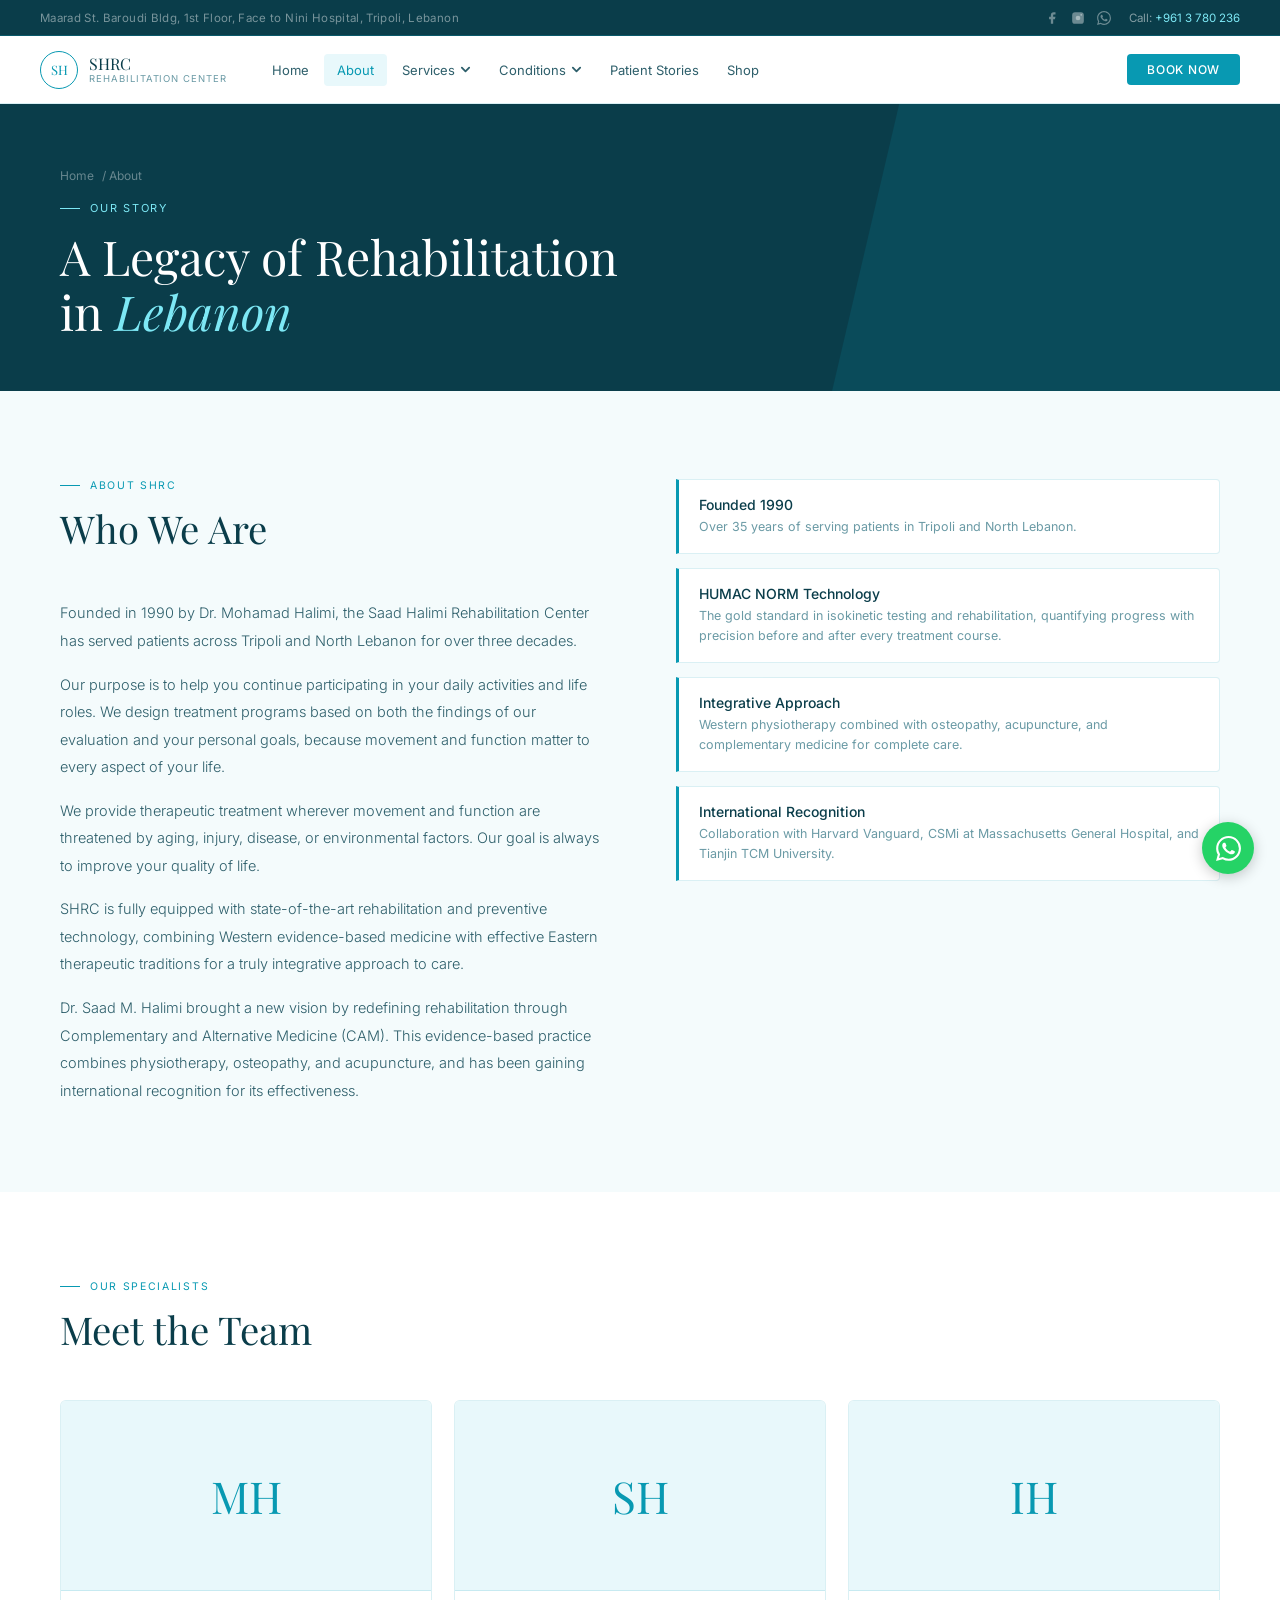
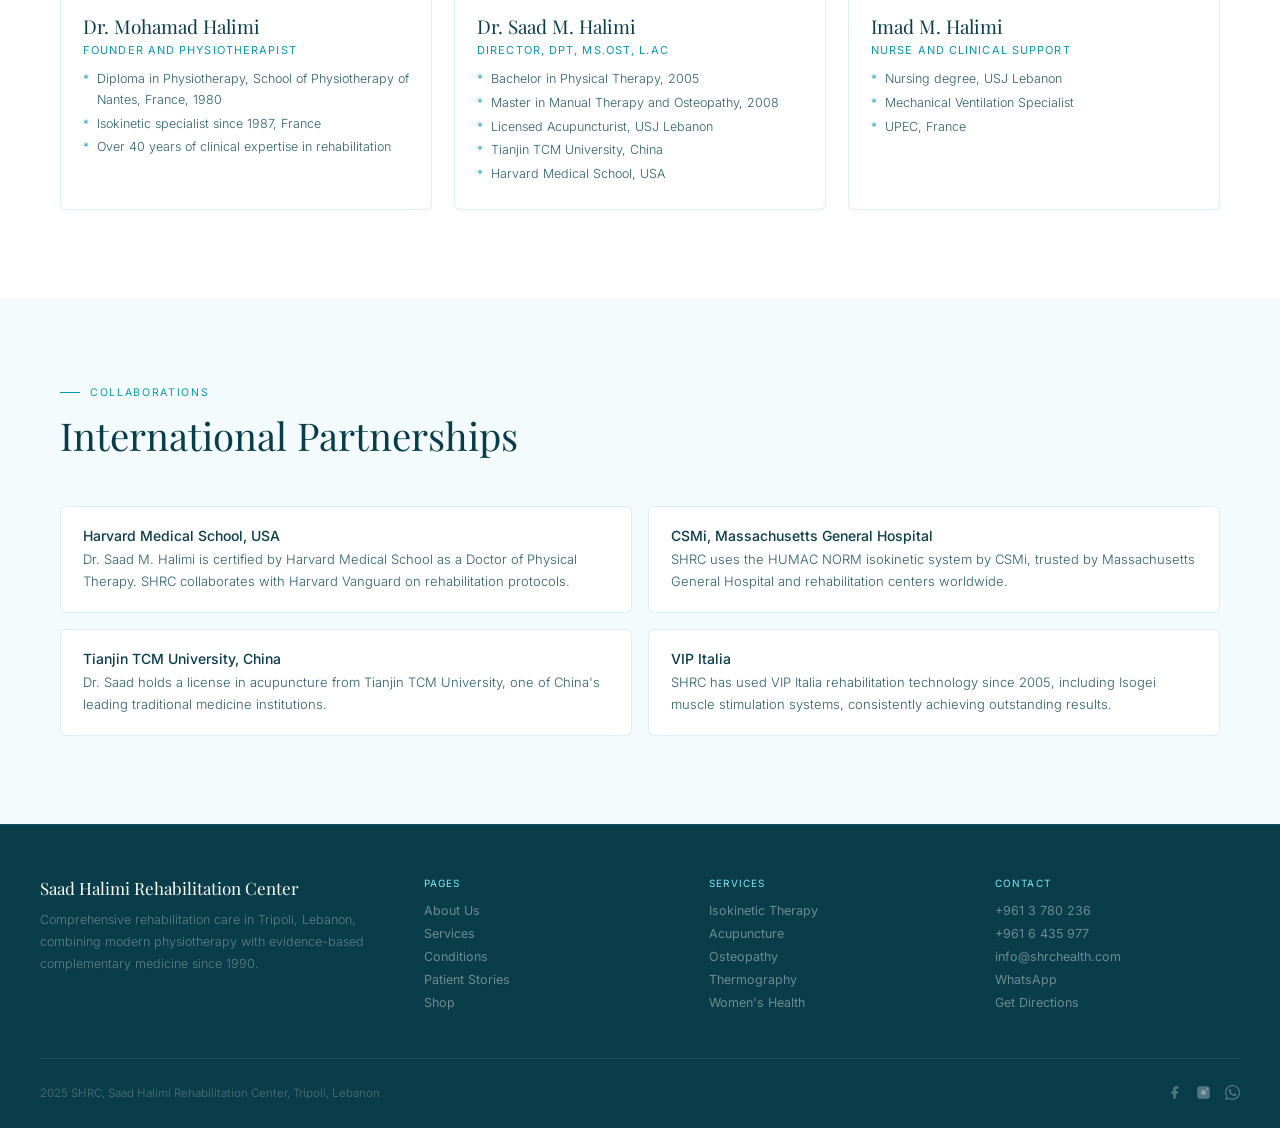
<file: about.html>
<!DOCTYPE html>
<html lang="en">
<head>
  <meta charset="UTF-8" />
  <meta name="viewport" content="width=device-width, initial-scale=1.0" />
  <title>About SHRC - Saad Halimi Rehabilitation Center | Tripoli, Lebanon</title>
  <meta name="description" content="Learn about SHRC, our team of specialists, and our mission to deliver evidence-based rehabilitation in Tripoli, Lebanon." />
  <link rel="preconnect" href="https://fonts.googleapis.com" />
  <link rel="preconnect" href="https://fonts.gstatic.com" crossorigin />
  <link href="https://fonts.googleapis.com/css2?family=Playfair+Display:ital,wght@0,400;0,500;1,400&family=Inter:wght@300;400;500&display=swap" rel="stylesheet" />
  <link rel="stylesheet" href="style.css" />
  <style>
.about-hero-grid { display:grid; grid-template-columns:1fr 1fr; gap:72px; align-items:start; }
.about-body { font-size:14.5px; color:var(--text-mid); line-height:1.9; font-weight:300; }
.about-body p+p { margin-top:16px; }
.cred-list { display:flex; flex-direction:column; gap:14px; }
.cred { background:var(--white); border:1px solid var(--border); border-left:3px solid var(--blue); border-radius:0 4px 4px 0; padding:16px 20px; }
.cred-name { font-size:14px; font-weight:500; color:var(--navy); margin-bottom:4px; }
.cred-detail { font-size:12.5px; color:var(--text-soft); line-height:1.6; }
.team-grid { display:grid; grid-template-columns:repeat(3,1fr); gap:22px; }
.team-card { background:var(--white); border:1px solid var(--border); border-radius:6px; overflow:hidden; transition:border-color .2s; }
.team-card:hover { border-color:var(--blue); }
.team-photo { height:190px; background:var(--pale); display:flex; align-items:center; justify-content:center; border-bottom:1px solid var(--border); }
.team-initials { font-family:var(--serif); font-size:44px; color:var(--blue); }
.team-info { padding:22px; }
.team-name { font-family:var(--serif); font-size:19px; color:var(--navy); margin-bottom:4px; }
.team-role { font-size:11px; letter-spacing:.1em; text-transform:uppercase; color:var(--blue); margin-bottom:12px; }
.team-creds { list-style:none; }
.team-creds li { font-size:12.5px; color:var(--text-mid); line-height:1.65; font-weight:300; padding-left:14px; position:relative; margin-bottom:3px; }
.team-creds li::before { content:"*"; position:absolute; left:0; color:var(--blue); font-size:12px; top:0; }
.partner-grid { display:grid; grid-template-columns:repeat(2,1fr); gap:16px; }
.partner-card { background:var(--white); border:1px solid var(--border); border-radius:6px; padding:20px 22px; }
.partner-name { font-size:14px; font-weight:500; color:var(--navy); margin-bottom:5px; }
.partner-desc { font-size:13px; color:var(--text-mid); line-height:1.65; font-weight:300; }
@media(max-width:1000px){ .about-hero-grid,.team-grid { grid-template-columns:1fr; gap:36px; } .partner-grid { grid-template-columns:1fr; } }
</style>
</head>
<body><div class="topbar">
  <span class="topbar-left">Maarad St. Baroudi Bldg, 1st Floor, Face to Nini Hospital, Tripoli, Lebanon</span>
  <div class="topbar-right">
    <div class="tb-socials">
      <a href="https://facebook.com/shrchealth" target="_blank" rel="noopener" aria-label="Facebook"><svg viewBox="0 0 24 24"><path d="M18 2h-3a5 5 0 00-5 5v3H7v4h3v8h4v-8h3l1-4h-4V7a1 1 0 011-1h3z"/></svg></a>
      <a href="https://instagram.com/shrchealth" target="_blank" rel="noopener" aria-label="Instagram"><svg viewBox="0 0 24 24"><rect x="2" y="2" width="20" height="20" rx="5"/><circle cx="12" cy="12" r="4"/><circle cx="17.5" cy="6.5" r="1.5"/></svg></a>
      <a href="https://wa.me/9613780236" target="_blank" rel="noopener" aria-label="WhatsApp"><svg viewBox="0 0 24 24"><path d="M17.472 14.382c-.297-.149-1.758-.867-2.03-.967-.273-.099-.471-.148-.67.15-.197.297-.767.966-.94 1.164-.173.199-.347.223-.644.075-.297-.15-1.255-.463-2.39-1.475-.883-.788-1.48-1.761-1.653-2.059-.173-.297-.018-.458.13-.606.134-.133.298-.347.446-.52.149-.174.198-.298.298-.497.099-.198.05-.371-.025-.52-.075-.149-.669-1.612-.916-2.207-.242-.579-.487-.5-.669-.51-.173-.008-.371-.01-.57-.01-.198 0-.52.074-.792.372-.272.297-1.04 1.016-1.04 2.479 0 1.462 1.065 2.875 1.213 3.074.149.198 2.096 3.2 5.077 4.487.709.306 1.262.489 1.694.625.712.227 1.36.195 1.871.118.571-.085 1.758-.719 2.006-1.413.248-.694.248-1.289.173-1.413-.074-.124-.272-.198-.57-.347m-5.421 7.403h-.004a9.87 9.87 0 01-5.031-1.378l-.361-.214-3.741.982.998-3.648-.235-.374a9.86 9.86 0 01-1.51-5.26c.001-5.45 4.436-9.884 9.888-9.884 2.64 0 5.122 1.03 6.988 2.898a9.825 9.825 0 012.893 6.994c-.003 5.45-4.437 9.884-9.885 9.884m8.413-18.297A11.815 11.815 0 0012.05 0C5.495 0 .16 5.335.157 11.892c0 2.096.547 4.142 1.588 5.945L.057 24l6.305-1.654a11.882 11.882 0 005.683 1.448h.005c6.554 0 11.89-5.335 11.893-11.893a11.821 11.821 0 00-3.48-8.413z"/></svg></a>
    </div>
    <span class="tb-phone">Call: <a href="tel:+9613780236">+961 3 780 236</a></span>
  </div>
</div><nav>
  <a href="index.html" class="nav-logo">
    <div class="nav-logo-badge">SH</div>
    <div><div class="nav-logo-name">SHRC</div><div class="nav-logo-sub">Rehabilitation Center</div></div>
  </a>
  <div class="nav-menu"><a class="nav-link" href="index.html">Home</a><a class="nav-link active" href="about.html">About</a><div class="nav-item"><a class="nav-link" href="services.html">Services <svg viewBox="0 0 12 12"><path d="M2 4l4 4 4-4" stroke-linecap="round" stroke-linejoin="round"/></svg></a><div class="dropdown"><a href="services.html">All Services</a><hr class="dd-hr"/>
      <a href="services.html#isokinetic">Isokinetic Therapy</a><a href="services.html#acupuncture">Acupuncture</a>
      <a href="services.html#osteopathy">Osteopathy</a><a href="services.html#thermography">Medical Thermography</a>
      <a href="services.html#ergonomy">Ergonomy</a><a href="services.html#womens">Women's Health</a>
      <a href="services.html#skinpen">SkinPen Microneedling</a><a href="services.html#cupping">Cupping Therapy</a>
      <a href="services.html#lpg">LPG Body Treatment</a></div></div><div class="nav-item"><a class="nav-link" href="conditions.html">Conditions <svg viewBox="0 0 12 12"><path d="M2 4l4 4 4-4" stroke-linecap="round" stroke-linejoin="round"/></svg></a><div class="dropdown" style="min-width:230px;"><span class="dd-label">Musculoskeletal</span>
      <a href="conditions.html#back">Low Back Pain</a><a href="conditions.html#neck">Neck Pain</a>
      <a href="conditions.html#knee">Knee Pain</a><a href="conditions.html#shoulder">Shoulder Pain</a>
      <hr class="dd-hr"/><span class="dd-label">Other Conditions</span>
      <a href="conditions.html#migraines">Migraines and Headaches</a><a href="conditions.html#sports">Sports Injuries</a>
      <a href="conditions.html#surgical">Post-Surgical Recovery</a><a href="conditions.html#womens">Women's Health</a></div></div><a class="nav-link" href="cases.html">Patient Stories</a><a class="nav-link" href="shop.html">Shop</a></div>
  <div class="nav-actions"><a href="index.html#booking" class="btn-book">Book Now</a></div>
  <div class="hamburger" onclick="toggleMobile()" aria-label="Open menu"><span></span><span></span><span></span></div>
</nav>
<div class="mobile-nav" id="mobileNav"><a href="index.html" onclick="closeMobile()">Home</a>
<a href="about.html" onclick="closeMobile()">About</a>
<a href="services.html" onclick="closeMobile()">Services</a>
<a href="conditions.html" onclick="closeMobile()">Conditions</a>
<a href="cases.html" onclick="closeMobile()">Patient Stories</a>
<a href="shop.html" onclick="closeMobile()">Shop</a>
<a href="index.html#booking" onclick="closeMobile()">Book an Appointment</a></div>
<div class="page-hero">
  <div class="page-hero-inner">
    <div class="breadcrumb"><a href="index.html">Home</a> / About</div>
    <div class="page-eyebrow">Our Story</div>
    <h1 class="page-title">A Legacy of Rehabilitation<br>in <em>Lebanon</em></h1>
  </div>
</div>

<section class="sec" style="background:var(--gray-bg)">
  <div class="sec-inner">
    <div class="about-hero-grid">
      <div class="fade">
        <div class="sec-hd"><div class="eyebrow">About SHRC</div><h2 class="sec-title">Who We Are</h2></div>
        <div class="about-body">
          <p>Founded in 1990 by Dr. Mohamad Halimi, the Saad Halimi Rehabilitation Center has served patients across Tripoli and North Lebanon for over three decades.</p>
          <p>Our purpose is to help you continue participating in your daily activities and life roles. We design treatment programs based on both the findings of our evaluation and your personal goals, because movement and function matter to every aspect of your life.</p>
          <p>We provide therapeutic treatment wherever movement and function are threatened by aging, injury, disease, or environmental factors. Our goal is always to improve your quality of life.</p>
          <p>SHRC is fully equipped with state-of-the-art rehabilitation and preventive technology, combining Western evidence-based medicine with effective Eastern therapeutic traditions for a truly integrative approach to care.</p>
          <p>Dr. Saad M. Halimi brought a new vision by redefining rehabilitation through Complementary and Alternative Medicine (CAM). This evidence-based practice combines physiotherapy, osteopathy, and acupuncture, and has been gaining international recognition for its effectiveness.</p>
        </div>
      </div>
      <div class="cred-list fade" style="transition-delay:.1s">
        <div class="cred"><div class="cred-name">Founded 1990</div><div class="cred-detail">Over 35 years of serving patients in Tripoli and North Lebanon.</div></div>
        <div class="cred"><div class="cred-name">HUMAC NORM Technology</div><div class="cred-detail">The gold standard in isokinetic testing and rehabilitation, quantifying progress with precision before and after every treatment course.</div></div>
        <div class="cred"><div class="cred-name">Integrative Approach</div><div class="cred-detail">Western physiotherapy combined with osteopathy, acupuncture, and complementary medicine for complete care.</div></div>
        <div class="cred"><div class="cred-name">International Recognition</div><div class="cred-detail">Collaboration with Harvard Vanguard, CSMi at Massachusetts General Hospital, and Tianjin TCM University.</div></div>
      </div>
    </div>
  </div>
</section>

<section class="sec" style="background:var(--white)">
  <div class="sec-inner">
    <div class="sec-hd fade"><div class="eyebrow">Our Specialists</div><h2 class="sec-title">Meet the Team</h2></div>
    <div class="team-grid">
      <div class="team-card fade">
        <div class="team-photo"><div class="team-initials">MH</div></div>
        <div class="team-info">
          <div class="team-name">Dr. Mohamad Halimi</div>
          <div class="team-role">Founder and Physiotherapist</div>
          <ul class="team-creds">
            <li>Diploma in Physiotherapy, School of Physiotherapy of Nantes, France, 1980</li>
            <li>Isokinetic specialist since 1987, France</li>
            <li>Over 40 years of clinical expertise in rehabilitation</li>
          </ul>
        </div>
      </div>
      <div class="team-card fade" style="transition-delay:.08s">
        <div class="team-photo"><div class="team-initials">SH</div></div>
        <div class="team-info">
          <div class="team-name">Dr. Saad M. Halimi</div>
          <div class="team-role">Director, DPT, Ms.Ost, L.Ac</div>
          <ul class="team-creds">
            <li>Bachelor in Physical Therapy, 2005</li>
            <li>Master in Manual Therapy and Osteopathy, 2008</li>
            <li>Licensed Acupuncturist, USJ Lebanon</li>
            <li>Tianjin TCM University, China</li>
            <li>Harvard Medical School, USA</li>
          </ul>
        </div>
      </div>
      <div class="team-card fade" style="transition-delay:.16s">
        <div class="team-photo"><div class="team-initials">IH</div></div>
        <div class="team-info">
          <div class="team-name">Imad M. Halimi</div>
          <div class="team-role">Nurse and Clinical Support</div>
          <ul class="team-creds">
            <li>Nursing degree, USJ Lebanon</li>
            <li>Mechanical Ventilation Specialist</li>
            <li>UPEC, France</li>
          </ul>
        </div>
      </div>
    </div>
  </div>
</section>

<section class="sec" style="background:var(--gray-bg)">
  <div class="sec-inner">
    <div class="sec-hd fade"><div class="eyebrow">Collaborations</div><h2 class="sec-title">International Partnerships</h2></div>
    <div class="partner-grid fade">
      <div class="partner-card"><div class="partner-name">Harvard Medical School, USA</div><div class="partner-desc">Dr. Saad M. Halimi is certified by Harvard Medical School as a Doctor of Physical Therapy. SHRC collaborates with Harvard Vanguard on rehabilitation protocols.</div></div>
      <div class="partner-card"><div class="partner-name">CSMi, Massachusetts General Hospital</div><div class="partner-desc">SHRC uses the HUMAC NORM isokinetic system by CSMi, trusted by Massachusetts General Hospital and rehabilitation centers worldwide.</div></div>
      <div class="partner-card"><div class="partner-name">Tianjin TCM University, China</div><div class="partner-desc">Dr. Saad holds a license in acupuncture from Tianjin TCM University, one of China's leading traditional medicine institutions.</div></div>
      <div class="partner-card"><div class="partner-name">VIP Italia</div><div class="partner-desc">SHRC has used VIP Italia rehabilitation technology since 2005, including Isogei muscle stimulation systems, consistently achieving outstanding results.</div></div>
    </div>
  </div>
</section>
<footer>
  <div class="ft-top">
    <div><div class="ft-brand">Saad Halimi Rehabilitation Center</div><p class="ft-desc">Comprehensive rehabilitation care in Tripoli, Lebanon, combining modern physiotherapy with evidence-based complementary medicine since 1990.</p></div>
    <div class="ft-col"><div class="ft-col-title">Pages</div><a href="about.html">About Us</a><a href="services.html">Services</a><a href="conditions.html">Conditions</a><a href="cases.html">Patient Stories</a><a href="shop.html">Shop</a></div>
    <div class="ft-col"><div class="ft-col-title">Services</div><a href="services.html#isokinetic">Isokinetic Therapy</a><a href="services.html#acupuncture">Acupuncture</a><a href="services.html#osteopathy">Osteopathy</a><a href="services.html#thermography">Thermography</a><a href="services.html#womens">Women's Health</a></div>
    <div class="ft-col"><div class="ft-col-title">Contact</div><a href="tel:+9613780236">+961 3 780 236</a><a href="tel:+9616435977">+961 6 435 977</a><a href="mailto:info@shrchealth.com">info@shrchealth.com</a><a href="https://wa.me/9613780236">WhatsApp</a><a href="https://maps.google.com/?q=34.436079,35.831433" target="_blank">Get Directions</a></div>
  </div>
  <div class="ft-bottom">
    <span class="ft-copy">2025 SHRC, Saad Halimi Rehabilitation Center, Tripoli, Lebanon</span>
    <div class="ft-soc">
      <a href="https://facebook.com/shrchealth" target="_blank" aria-label="Facebook"><svg viewBox="0 0 24 24"><path d="M18 2h-3a5 5 0 00-5 5v3H7v4h3v8h4v-8h3l1-4h-4V7a1 1 0 011-1h3z"/></svg></a>
      <a href="https://instagram.com/shrchealth" target="_blank" aria-label="Instagram"><svg viewBox="0 0 24 24"><rect x="2" y="2" width="20" height="20" rx="5"/><circle cx="12" cy="12" r="4"/><circle cx="17.5" cy="6.5" r="1.5"/></svg></a>
      <a href="https://wa.me/9613780236" target="_blank" aria-label="WhatsApp"><svg viewBox="0 0 24 24"><path d="M17.472 14.382c-.297-.149-1.758-.867-2.03-.967-.273-.099-.471-.148-.67.15-.197.297-.767.966-.94 1.164-.173.199-.347.223-.644.075-.297-.15-1.255-.463-2.39-1.475-.883-.788-1.48-1.761-1.653-2.059-.173-.297-.018-.458.13-.606.134-.133.298-.347.446-.52.149-.174.198-.298.298-.497.099-.198.05-.371-.025-.52-.075-.149-.669-1.612-.916-2.207-.242-.579-.487-.5-.669-.51-.173-.008-.371-.01-.57-.01-.198 0-.52.074-.792.372-.272.297-1.04 1.016-1.04 2.479 0 1.462 1.065 2.875 1.213 3.074.149.198 2.096 3.2 5.077 4.487.709.306 1.262.489 1.694.625.712.227 1.36.195 1.871.118.571-.085 1.758-.719 2.006-1.413.248-.694.248-1.289.173-1.413-.074-.124-.272-.198-.57-.347m-5.421 7.403h-.004a9.87 9.87 0 01-5.031-1.378l-.361-.214-3.741.982.998-3.648-.235-.374a9.86 9.86 0 01-1.51-5.26c.001-5.45 4.436-9.884 9.888-9.884 2.64 0 5.122 1.03 6.988 2.898a9.825 9.825 0 012.893 6.994c-.003 5.45-4.437 9.884-9.885 9.884m8.413-18.297A11.815 11.815 0 0012.05 0C5.495 0 .16 5.335.157 11.892c0 2.096.547 4.142 1.588 5.945L.057 24l6.305-1.654a11.882 11.882 0 005.683 1.448h.005c6.554 0 11.89-5.335 11.893-11.893a11.821 11.821 0 00-3.48-8.413z"/></svg></a>
    </div>
  </div>
</footer>
<a href="https://wa.me/9613780236" class="wa-float" target="_blank" rel="noopener" aria-label="WhatsApp"><svg viewBox="0 0 24 24"><path d="M17.472 14.382c-.297-.149-1.758-.867-2.03-.967-.273-.099-.471-.148-.67.15-.197.297-.767.966-.94 1.164-.173.199-.347.223-.644.075-.297-.15-1.255-.463-2.39-1.475-.883-.788-1.48-1.761-1.653-2.059-.173-.297-.018-.458.13-.606.134-.133.298-.347.446-.52.149-.174.198-.298.298-.497.099-.198.05-.371-.025-.52-.075-.149-.669-1.612-.916-2.207-.242-.579-.487-.5-.669-.51-.173-.008-.371-.01-.57-.01-.198 0-.52.074-.792.372-.272.297-1.04 1.016-1.04 2.479 0 1.462 1.065 2.875 1.213 3.074.149.198 2.096 3.2 5.077 4.487.709.306 1.262.489 1.694.625.712.227 1.36.195 1.871.118.571-.085 1.758-.719 2.006-1.413.248-.694.248-1.289.173-1.413-.074-.124-.272-.198-.57-.347m-5.421 7.403h-.004a9.87 9.87 0 01-5.031-1.378l-.361-.214-3.741.982.998-3.648-.235-.374a9.86 9.86 0 01-1.51-5.26c.001-5.45 4.436-9.884 9.888-9.884 2.64 0 5.122 1.03 6.988 2.898a9.825 9.825 0 012.893 6.994c-.003 5.45-4.437 9.884-9.885 9.884m8.413-18.297A11.815 11.815 0 0012.05 0C5.495 0 .16 5.335.157 11.892c0 2.096.547 4.142 1.588 5.945L.057 24l6.305-1.654a11.882 11.882 0 005.683 1.448h.005c6.554 0 11.89-5.335 11.893-11.893a11.821 11.821 0 00-3.48-8.413z"/></svg></a>
<script>
  const io = new IntersectionObserver(entries => { entries.forEach(e => { if (e.isIntersecting) e.target.classList.add('on'); }); }, { threshold: 0.1 });
  document.querySelectorAll('.fade').forEach(el => io.observe(el));
  function toggleMobile() { document.getElementById('mobileNav').classList.toggle('open'); }
  function closeMobile() { document.getElementById('mobileNav').classList.remove('open'); }
</script>
</body>
</html>
</file>
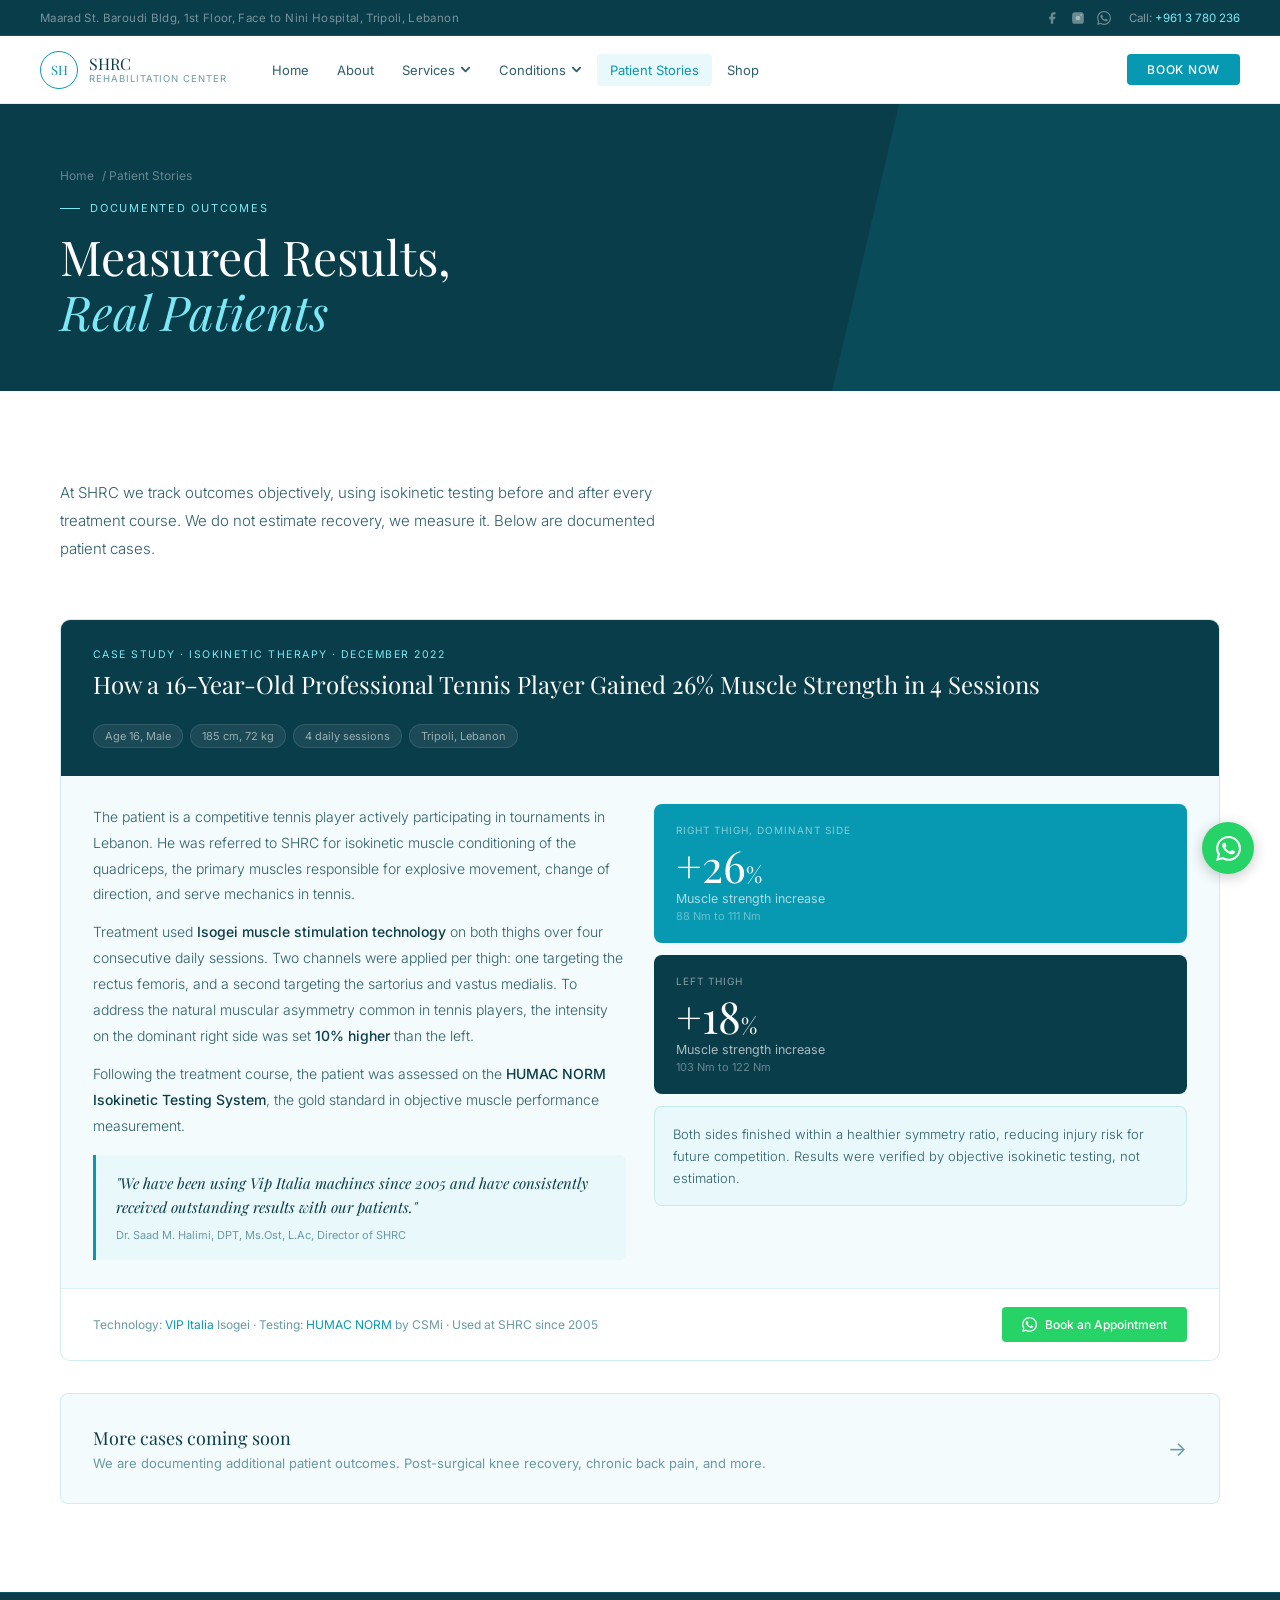
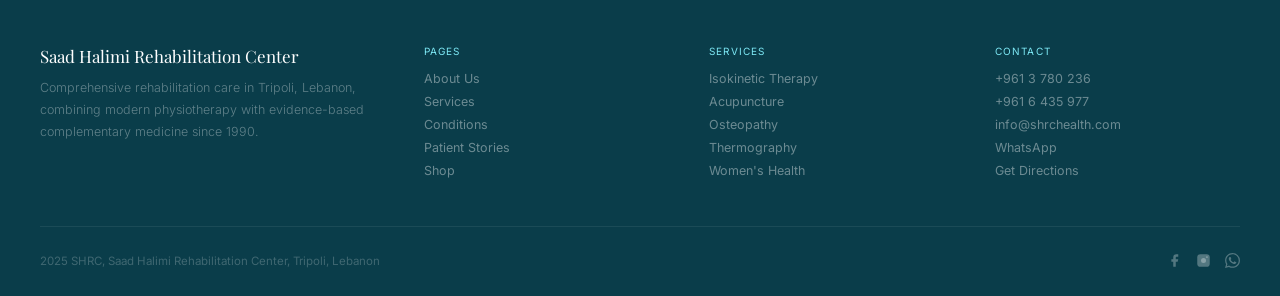
<file: cases.html>
<!DOCTYPE html>
<html lang="en">
<head>
  <meta charset="UTF-8" />
  <meta name="viewport" content="width=device-width, initial-scale=1.0" />
  <title>Patient Stories - SHRC | Tripoli, Lebanon</title>
  <meta name="description" content="Real, measured patient outcomes from SHRC Rehabilitation Center in Tripoli, Lebanon. Including isokinetic therapy case studies and documented recovery results." />
  <link rel="preconnect" href="https://fonts.googleapis.com" />
  <link rel="preconnect" href="https://fonts.gstatic.com" crossorigin />
  <link href="https://fonts.googleapis.com/css2?family=Playfair+Display:ital,wght@0,400;0,500;1,400&family=Inter:wght@300;400;500&display=swap" rel="stylesheet" />
  <link rel="stylesheet" href="style.css" />
  <style>
.case-intro { font-size:15px; color:var(--text-mid); line-height:1.85; font-weight:300; max-width:640px; margin-bottom:56px; }
.case-card { background:var(--gray-bg); border:1px solid var(--border); border-radius:10px; overflow:hidden; margin-bottom:32px; }
.case-card-header { background:var(--navy); padding:28px 32px; display:flex; justify-content:space-between; align-items:flex-start; gap:24px; flex-wrap:wrap; }
.case-tag { font-size:10.5px; letter-spacing:.14em; text-transform:uppercase; color:#7de8f5; margin-bottom:8px; }
.case-title { font-family:var(--serif); font-size:clamp(17px,2.5vw,24px); color:var(--white); line-height:1.3; }
.case-pills { display:flex; gap:7px; flex-wrap:wrap; align-self:center; }
.case-pill { font-size:11px; color:rgba(255,255,255,0.55); background:rgba(255,255,255,0.07); border:1px solid rgba(255,255,255,0.1); border-radius:99px; padding:4px 11px; white-space:nowrap; }
.case-body { padding:28px 32px; display:grid; grid-template-columns:1fr 1fr; gap:28px; align-items:start; }
.case-story { font-size:14px; color:var(--text-mid); line-height:1.85; font-weight:300; }
.case-story p+p { margin-top:12px; }
.case-story strong { color:var(--navy); font-weight:500; }
.case-quote { background:var(--pale); border-left:3px solid var(--blue); border-radius:0 6px 6px 0; padding:16px 20px; margin-top:16px; font-family:var(--serif); font-size:15px; font-style:italic; color:var(--navy); line-height:1.6; }
.case-quote-attr { font-family:var(--sans); font-size:11px; color:var(--text-soft); font-style:normal; margin-top:8px; }
.case-results { display:flex; flex-direction:column; gap:12px; }
.case-result { border-radius:8px; padding:20px 22px; }
.case-result.r { background:var(--blue); }
.case-result.l { background:var(--navy); }
.case-result-side { font-size:10px; letter-spacing:.1em; text-transform:uppercase; color:rgba(255,255,255,0.5); margin-bottom:7px; }
.case-result-num { font-family:var(--serif); font-size:44px; color:var(--white); line-height:1; }
.case-result-num span { font-size:22px; }
.case-result-label { font-size:12.5px; color:rgba(255,255,255,0.65); margin-top:4px; }
.case-result-detail { font-size:11px; color:rgba(255,255,255,0.38); margin-top:3px; }
.case-footer { padding:18px 32px; border-top:1px solid var(--border); display:flex; align-items:center; justify-content:space-between; flex-wrap:wrap; gap:12px; background:var(--white); }
.case-tech { font-size:12px; color:var(--text-soft); }
.case-tech a { color:var(--blue); }
.case-wa { display:inline-flex; align-items:center; gap:8px; background:#25d366; color:white; padding:10px 20px; border-radius:4px; font-size:12px; font-weight:500; transition:opacity .2s; }
.case-wa:hover { opacity:.88; }
.case-wa svg { width:15px; height:15px; fill:white; }
.coming-card { background:var(--gray-bg); border:1px solid var(--border); border-radius:8px; padding:32px; display:flex; align-items:center; justify-content:space-between; gap:20px; }
.coming-title { font-family:var(--serif); font-size:18px; color:var(--navy); margin-bottom:5px; }
.coming-sub { font-size:13px; color:var(--text-soft); }
@media(max-width:800px){ .case-body,.case-card-header { grid-template-columns:1fr; flex-direction:column; } }
</style>
</head>
<body><div class="topbar">
  <span class="topbar-left">Maarad St. Baroudi Bldg, 1st Floor, Face to Nini Hospital, Tripoli, Lebanon</span>
  <div class="topbar-right">
    <div class="tb-socials">
      <a href="https://facebook.com/shrchealth" target="_blank" rel="noopener" aria-label="Facebook"><svg viewBox="0 0 24 24"><path d="M18 2h-3a5 5 0 00-5 5v3H7v4h3v8h4v-8h3l1-4h-4V7a1 1 0 011-1h3z"/></svg></a>
      <a href="https://instagram.com/shrchealth" target="_blank" rel="noopener" aria-label="Instagram"><svg viewBox="0 0 24 24"><rect x="2" y="2" width="20" height="20" rx="5"/><circle cx="12" cy="12" r="4"/><circle cx="17.5" cy="6.5" r="1.5"/></svg></a>
      <a href="https://wa.me/9613780236" target="_blank" rel="noopener" aria-label="WhatsApp"><svg viewBox="0 0 24 24"><path d="M17.472 14.382c-.297-.149-1.758-.867-2.03-.967-.273-.099-.471-.148-.67.15-.197.297-.767.966-.94 1.164-.173.199-.347.223-.644.075-.297-.15-1.255-.463-2.39-1.475-.883-.788-1.48-1.761-1.653-2.059-.173-.297-.018-.458.13-.606.134-.133.298-.347.446-.52.149-.174.198-.298.298-.497.099-.198.05-.371-.025-.52-.075-.149-.669-1.612-.916-2.207-.242-.579-.487-.5-.669-.51-.173-.008-.371-.01-.57-.01-.198 0-.52.074-.792.372-.272.297-1.04 1.016-1.04 2.479 0 1.462 1.065 2.875 1.213 3.074.149.198 2.096 3.2 5.077 4.487.709.306 1.262.489 1.694.625.712.227 1.36.195 1.871.118.571-.085 1.758-.719 2.006-1.413.248-.694.248-1.289.173-1.413-.074-.124-.272-.198-.57-.347m-5.421 7.403h-.004a9.87 9.87 0 01-5.031-1.378l-.361-.214-3.741.982.998-3.648-.235-.374a9.86 9.86 0 01-1.51-5.26c.001-5.45 4.436-9.884 9.888-9.884 2.64 0 5.122 1.03 6.988 2.898a9.825 9.825 0 012.893 6.994c-.003 5.45-4.437 9.884-9.885 9.884m8.413-18.297A11.815 11.815 0 0012.05 0C5.495 0 .16 5.335.157 11.892c0 2.096.547 4.142 1.588 5.945L.057 24l6.305-1.654a11.882 11.882 0 005.683 1.448h.005c6.554 0 11.89-5.335 11.893-11.893a11.821 11.821 0 00-3.48-8.413z"/></svg></a>
    </div>
    <span class="tb-phone">Call: <a href="tel:+9613780236">+961 3 780 236</a></span>
  </div>
</div><nav>
  <a href="index.html" class="nav-logo">
    <div class="nav-logo-badge">SH</div>
    <div><div class="nav-logo-name">SHRC</div><div class="nav-logo-sub">Rehabilitation Center</div></div>
  </a>
  <div class="nav-menu"><a class="nav-link" href="index.html">Home</a><a class="nav-link" href="about.html">About</a><div class="nav-item"><a class="nav-link" href="services.html">Services <svg viewBox="0 0 12 12"><path d="M2 4l4 4 4-4" stroke-linecap="round" stroke-linejoin="round"/></svg></a><div class="dropdown"><a href="services.html">All Services</a><hr class="dd-hr"/>
      <a href="services.html#isokinetic">Isokinetic Therapy</a><a href="services.html#acupuncture">Acupuncture</a>
      <a href="services.html#osteopathy">Osteopathy</a><a href="services.html#thermography">Medical Thermography</a>
      <a href="services.html#ergonomy">Ergonomy</a><a href="services.html#womens">Women's Health</a>
      <a href="services.html#skinpen">SkinPen Microneedling</a><a href="services.html#cupping">Cupping Therapy</a>
      <a href="services.html#lpg">LPG Body Treatment</a></div></div><div class="nav-item"><a class="nav-link" href="conditions.html">Conditions <svg viewBox="0 0 12 12"><path d="M2 4l4 4 4-4" stroke-linecap="round" stroke-linejoin="round"/></svg></a><div class="dropdown" style="min-width:230px;"><span class="dd-label">Musculoskeletal</span>
      <a href="conditions.html#back">Low Back Pain</a><a href="conditions.html#neck">Neck Pain</a>
      <a href="conditions.html#knee">Knee Pain</a><a href="conditions.html#shoulder">Shoulder Pain</a>
      <hr class="dd-hr"/><span class="dd-label">Other Conditions</span>
      <a href="conditions.html#migraines">Migraines and Headaches</a><a href="conditions.html#sports">Sports Injuries</a>
      <a href="conditions.html#surgical">Post-Surgical Recovery</a><a href="conditions.html#womens">Women's Health</a></div></div><a class="nav-link active" href="cases.html">Patient Stories</a><a class="nav-link" href="shop.html">Shop</a></div>
  <div class="nav-actions"><a href="index.html#booking" class="btn-book">Book Now</a></div>
  <div class="hamburger" onclick="toggleMobile()" aria-label="Open menu"><span></span><span></span><span></span></div>
</nav>
<div class="mobile-nav" id="mobileNav"><a href="index.html" onclick="closeMobile()">Home</a>
<a href="about.html" onclick="closeMobile()">About</a>
<a href="services.html" onclick="closeMobile()">Services</a>
<a href="conditions.html" onclick="closeMobile()">Conditions</a>
<a href="cases.html" onclick="closeMobile()">Patient Stories</a>
<a href="shop.html" onclick="closeMobile()">Shop</a>
<a href="index.html#booking" onclick="closeMobile()">Book an Appointment</a></div>
<div class="page-hero">
  <div class="page-hero-inner">
    <div class="breadcrumb"><a href="index.html">Home</a> / Patient Stories</div>
    <div class="page-eyebrow">Documented Outcomes</div>
    <h1 class="page-title">Measured Results,<br><em>Real Patients</em></h1>
  </div>
</div>

<section class="sec" style="background:var(--white)">
  <div class="sec-inner">
    <p class="case-intro fade">At SHRC we track outcomes objectively, using isokinetic testing before and after every treatment course. We do not estimate recovery, we measure it. Below are documented patient cases.</p>

    <div class="case-card fade">
      <div class="case-card-header">
        <div>
          <div class="case-tag">Case Study · Isokinetic Therapy · December 2022</div>
          <div class="case-title">How a 16-Year-Old Professional Tennis Player Gained 26% Muscle Strength in 4 Sessions</div>
        </div>
        <div class="case-pills">
          <span class="case-pill">Age 16, Male</span>
          <span class="case-pill">185 cm, 72 kg</span>
          <span class="case-pill">4 daily sessions</span>
          <span class="case-pill">Tripoli, Lebanon</span>
        </div>
      </div>
      <div class="case-body">
        <div>
          <div class="case-story">
            <p>The patient is a competitive tennis player actively participating in tournaments in Lebanon. He was referred to SHRC for isokinetic muscle conditioning of the quadriceps, the primary muscles responsible for explosive movement, change of direction, and serve mechanics in tennis.</p>
            <p>Treatment used <strong>Isogei muscle stimulation technology</strong> on both thighs over four consecutive daily sessions. Two channels were applied per thigh: one targeting the rectus femoris, and a second targeting the sartorius and vastus medialis. To address the natural muscular asymmetry common in tennis players, the intensity on the dominant right side was set <strong>10% higher</strong> than the left.</p>
            <p>Following the treatment course, the patient was assessed on the <strong>HUMAC NORM Isokinetic Testing System</strong>, the gold standard in objective muscle performance measurement.</p>
          </div>
          <div class="case-quote">
            "We have been using Vip Italia machines since 2005 and have consistently received outstanding results with our patients."
            <div class="case-quote-attr">Dr. Saad M. Halimi, DPT, Ms.Ost, L.Ac, Director of SHRC</div>
          </div>
        </div>
        <div class="case-results">
          <div class="case-result r">
            <div class="case-result-side">Right Thigh, Dominant Side</div>
            <div class="case-result-num">+26<span>%</span></div>
            <div class="case-result-label">Muscle strength increase</div>
            <div class="case-result-detail">88 Nm to 111 Nm</div>
          </div>
          <div class="case-result l">
            <div class="case-result-side">Left Thigh</div>
            <div class="case-result-num">+18<span>%</span></div>
            <div class="case-result-label">Muscle strength increase</div>
            <div class="case-result-detail">103 Nm to 122 Nm</div>
          </div>
          <div style="background:var(--pale); border:1px solid var(--border); border-radius:8px; padding:16px 18px; font-size:13px; color:var(--text-mid); line-height:1.7; font-weight:300;">Both sides finished within a healthier symmetry ratio, reducing injury risk for future competition. Results were verified by objective isokinetic testing, not estimation.</div>
        </div>
      </div>
      <div class="case-footer">
        <div class="case-tech">Technology: <a href="https://vipitalia.com" target="_blank" rel="noopener">VIP Italia</a> Isogei · Testing: <a href="https://humacnorm.com" target="_blank" rel="noopener">HUMAC NORM</a> by CSMi · Used at SHRC since 2005</div>
        <a href="https://wa.me/9613780236?text=Hi%2C%20I%20saw%20the%20case%20study%20on%20your%20website%20and%20I%27d%20like%20to%20book%20an%20appointment." class="case-wa" target="_blank"><svg viewBox="0 0 24 24"><path d="M17.472 14.382c-.297-.149-1.758-.867-2.03-.967-.273-.099-.471-.148-.67.15-.197.297-.767.966-.94 1.164-.173.199-.347.223-.644.075-.297-.15-1.255-.463-2.39-1.475-.883-.788-1.48-1.761-1.653-2.059-.173-.297-.018-.458.13-.606.134-.133.298-.347.446-.52.149-.174.198-.298.298-.497.099-.198.05-.371-.025-.52-.075-.149-.669-1.612-.916-2.207-.242-.579-.487-.5-.669-.51-.173-.008-.371-.01-.57-.01-.198 0-.52.074-.792.372-.272.297-1.04 1.016-1.04 2.479 0 1.462 1.065 2.875 1.213 3.074.149.198 2.096 3.2 5.077 4.487.709.306 1.262.489 1.694.625.712.227 1.36.195 1.871.118.571-.085 1.758-.719 2.006-1.413.248-.694.248-1.289.173-1.413-.074-.124-.272-.198-.57-.347m-5.421 7.403h-.004a9.87 9.87 0 01-5.031-1.378l-.361-.214-3.741.982.998-3.648-.235-.374a9.86 9.86 0 01-1.51-5.26c.001-5.45 4.436-9.884 9.888-9.884 2.64 0 5.122 1.03 6.988 2.898a9.825 9.825 0 012.893 6.994c-.003 5.45-4.437 9.884-9.885 9.884m8.413-18.297A11.815 11.815 0 0012.05 0C5.495 0 .16 5.335.157 11.892c0 2.096.547 4.142 1.588 5.945L.057 24l6.305-1.654a11.882 11.882 0 005.683 1.448h.005c6.554 0 11.89-5.335 11.893-11.893a11.821 11.821 0 00-3.48-8.413z"/></svg>Book an Appointment</a>
      </div>
    </div>

    <div class="coming-card fade">
      <div><div class="coming-title">More cases coming soon</div><div class="coming-sub">We are documenting additional patient outcomes. Post-surgical knee recovery, chronic back pain, and more.</div></div>
      <span style="font-size:20px; color:var(--text-soft);">&#8594;</span>
    </div>
  </div>
</section>
<footer>
  <div class="ft-top">
    <div><div class="ft-brand">Saad Halimi Rehabilitation Center</div><p class="ft-desc">Comprehensive rehabilitation care in Tripoli, Lebanon, combining modern physiotherapy with evidence-based complementary medicine since 1990.</p></div>
    <div class="ft-col"><div class="ft-col-title">Pages</div><a href="about.html">About Us</a><a href="services.html">Services</a><a href="conditions.html">Conditions</a><a href="cases.html">Patient Stories</a><a href="shop.html">Shop</a></div>
    <div class="ft-col"><div class="ft-col-title">Services</div><a href="services.html#isokinetic">Isokinetic Therapy</a><a href="services.html#acupuncture">Acupuncture</a><a href="services.html#osteopathy">Osteopathy</a><a href="services.html#thermography">Thermography</a><a href="services.html#womens">Women's Health</a></div>
    <div class="ft-col"><div class="ft-col-title">Contact</div><a href="tel:+9613780236">+961 3 780 236</a><a href="tel:+9616435977">+961 6 435 977</a><a href="mailto:info@shrchealth.com">info@shrchealth.com</a><a href="https://wa.me/9613780236">WhatsApp</a><a href="https://maps.google.com/?q=34.436079,35.831433" target="_blank">Get Directions</a></div>
  </div>
  <div class="ft-bottom">
    <span class="ft-copy">2025 SHRC, Saad Halimi Rehabilitation Center, Tripoli, Lebanon</span>
    <div class="ft-soc">
      <a href="https://facebook.com/shrchealth" target="_blank" aria-label="Facebook"><svg viewBox="0 0 24 24"><path d="M18 2h-3a5 5 0 00-5 5v3H7v4h3v8h4v-8h3l1-4h-4V7a1 1 0 011-1h3z"/></svg></a>
      <a href="https://instagram.com/shrchealth" target="_blank" aria-label="Instagram"><svg viewBox="0 0 24 24"><rect x="2" y="2" width="20" height="20" rx="5"/><circle cx="12" cy="12" r="4"/><circle cx="17.5" cy="6.5" r="1.5"/></svg></a>
      <a href="https://wa.me/9613780236" target="_blank" aria-label="WhatsApp"><svg viewBox="0 0 24 24"><path d="M17.472 14.382c-.297-.149-1.758-.867-2.03-.967-.273-.099-.471-.148-.67.15-.197.297-.767.966-.94 1.164-.173.199-.347.223-.644.075-.297-.15-1.255-.463-2.39-1.475-.883-.788-1.48-1.761-1.653-2.059-.173-.297-.018-.458.13-.606.134-.133.298-.347.446-.52.149-.174.198-.298.298-.497.099-.198.05-.371-.025-.52-.075-.149-.669-1.612-.916-2.207-.242-.579-.487-.5-.669-.51-.173-.008-.371-.01-.57-.01-.198 0-.52.074-.792.372-.272.297-1.04 1.016-1.04 2.479 0 1.462 1.065 2.875 1.213 3.074.149.198 2.096 3.2 5.077 4.487.709.306 1.262.489 1.694.625.712.227 1.36.195 1.871.118.571-.085 1.758-.719 2.006-1.413.248-.694.248-1.289.173-1.413-.074-.124-.272-.198-.57-.347m-5.421 7.403h-.004a9.87 9.87 0 01-5.031-1.378l-.361-.214-3.741.982.998-3.648-.235-.374a9.86 9.86 0 01-1.51-5.26c.001-5.45 4.436-9.884 9.888-9.884 2.64 0 5.122 1.03 6.988 2.898a9.825 9.825 0 012.893 6.994c-.003 5.45-4.437 9.884-9.885 9.884m8.413-18.297A11.815 11.815 0 0012.05 0C5.495 0 .16 5.335.157 11.892c0 2.096.547 4.142 1.588 5.945L.057 24l6.305-1.654a11.882 11.882 0 005.683 1.448h.005c6.554 0 11.89-5.335 11.893-11.893a11.821 11.821 0 00-3.48-8.413z"/></svg></a>
    </div>
  </div>
</footer>
<a href="https://wa.me/9613780236" class="wa-float" target="_blank" rel="noopener" aria-label="WhatsApp"><svg viewBox="0 0 24 24"><path d="M17.472 14.382c-.297-.149-1.758-.867-2.03-.967-.273-.099-.471-.148-.67.15-.197.297-.767.966-.94 1.164-.173.199-.347.223-.644.075-.297-.15-1.255-.463-2.39-1.475-.883-.788-1.48-1.761-1.653-2.059-.173-.297-.018-.458.13-.606.134-.133.298-.347.446-.52.149-.174.198-.298.298-.497.099-.198.05-.371-.025-.52-.075-.149-.669-1.612-.916-2.207-.242-.579-.487-.5-.669-.51-.173-.008-.371-.01-.57-.01-.198 0-.52.074-.792.372-.272.297-1.04 1.016-1.04 2.479 0 1.462 1.065 2.875 1.213 3.074.149.198 2.096 3.2 5.077 4.487.709.306 1.262.489 1.694.625.712.227 1.36.195 1.871.118.571-.085 1.758-.719 2.006-1.413.248-.694.248-1.289.173-1.413-.074-.124-.272-.198-.57-.347m-5.421 7.403h-.004a9.87 9.87 0 01-5.031-1.378l-.361-.214-3.741.982.998-3.648-.235-.374a9.86 9.86 0 01-1.51-5.26c.001-5.45 4.436-9.884 9.888-9.884 2.64 0 5.122 1.03 6.988 2.898a9.825 9.825 0 012.893 6.994c-.003 5.45-4.437 9.884-9.885 9.884m8.413-18.297A11.815 11.815 0 0012.05 0C5.495 0 .16 5.335.157 11.892c0 2.096.547 4.142 1.588 5.945L.057 24l6.305-1.654a11.882 11.882 0 005.683 1.448h.005c6.554 0 11.89-5.335 11.893-11.893a11.821 11.821 0 00-3.48-8.413z"/></svg></a>
<script>
  const io = new IntersectionObserver(entries => { entries.forEach(e => { if (e.isIntersecting) e.target.classList.add('on'); }); }, { threshold: 0.1 });
  document.querySelectorAll('.fade').forEach(el => io.observe(el));
  function toggleMobile() { document.getElementById('mobileNav').classList.toggle('open'); }
  function closeMobile() { document.getElementById('mobileNav').classList.remove('open'); }
</script>
</body>
</html>
</file>
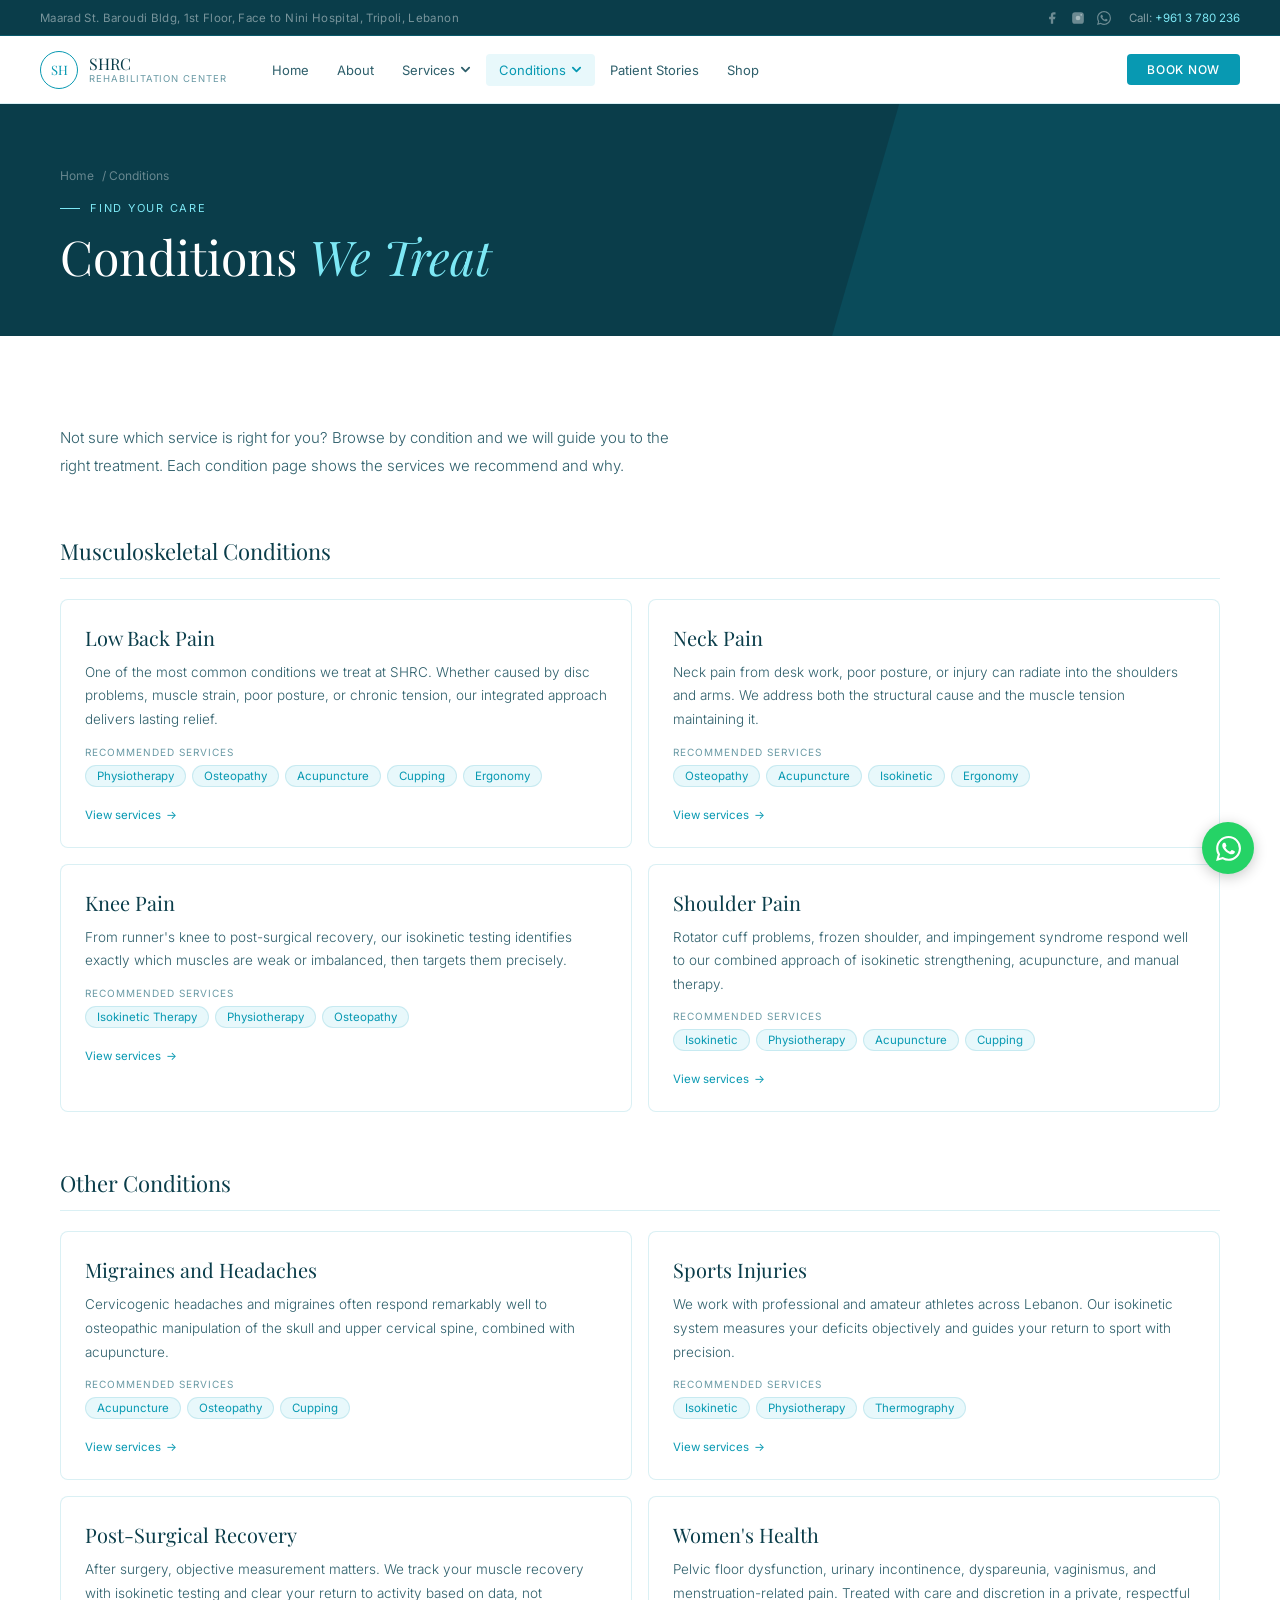
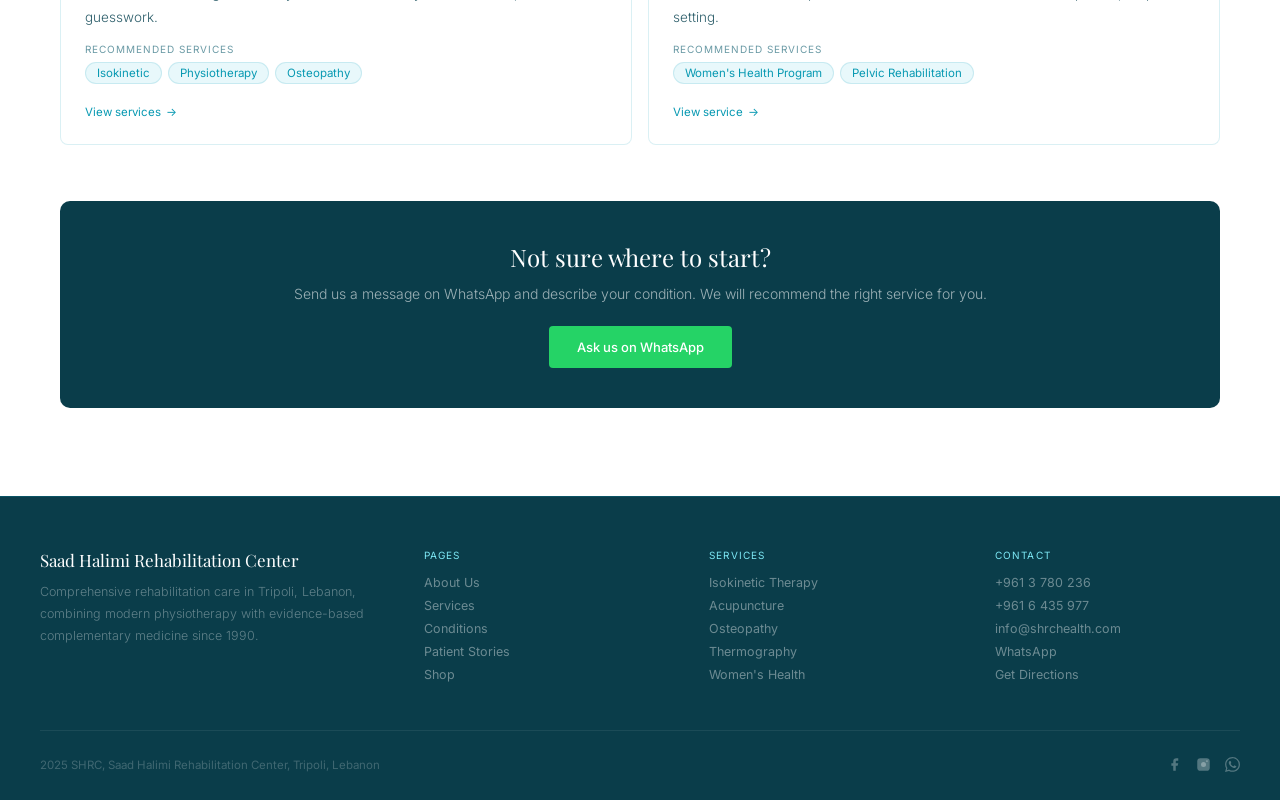
<file: conditions.html>
<!DOCTYPE html>
<html lang="en">
<head>
  <meta charset="UTF-8" />
  <meta name="viewport" content="width=device-width, initial-scale=1.0" />
  <title>Conditions We Treat - SHRC | Tripoli, Lebanon</title>
  <meta name="description" content="Find care for your condition at SHRC. We treat low back pain, neck pain, knee pain, sports injuries, migraines, women's health issues and more in Tripoli, Lebanon." />
  <link rel="preconnect" href="https://fonts.googleapis.com" />
  <link rel="preconnect" href="https://fonts.gstatic.com" crossorigin />
  <link href="https://fonts.googleapis.com/css2?family=Playfair+Display:ital,wght@0,400;0,500;1,400&family=Inter:wght@300;400;500&display=swap" rel="stylesheet" />
  <link rel="stylesheet" href="style.css" />
  <style>
.cond-intro { font-size:15px; color:var(--text-mid); line-height:1.85; font-weight:300; max-width:640px; margin-bottom:56px; }
.cond-section { margin-bottom:56px; }
.cond-section-title { font-family:var(--serif); font-size:22px; color:var(--navy); margin-bottom:20px; padding-bottom:12px; border-bottom:1px solid var(--border); }
.cond-grid { display:grid; grid-template-columns:repeat(2,1fr); gap:16px; }
.cond-card { background:var(--white); border:1px solid var(--border); border-radius:8px; padding:24px; transition:border-color .2s, box-shadow .2s; }
.cond-card:hover { border-color:var(--blue); box-shadow:0 4px 16px rgba(8,153,178,0.08); }
.cond-name { font-family:var(--serif); font-size:20px; color:var(--navy); margin-bottom:10px; }
.cond-desc { font-size:13.5px; color:var(--text-mid); line-height:1.75; font-weight:300; margin-bottom:14px; }
.cond-svcs-label { font-size:10px; letter-spacing:.1em; text-transform:uppercase; color:var(--text-soft); margin-bottom:7px; }
.cond-tags { display:flex; flex-wrap:wrap; gap:6px; margin-bottom:16px; }
.cond-tag { font-size:11.5px; background:var(--pale); border:1px solid var(--border); border-radius:99px; padding:3px 11px; color:var(--blue); }
.cond-link { font-size:11.5px; color:var(--blue); display:inline-flex; align-items:center; gap:5px; }
.cond-link::after { content:"\2192"; }
@media(max-width:700px){ .cond-grid { grid-template-columns:1fr; } }
</style>
</head>
<body><div class="topbar">
  <span class="topbar-left">Maarad St. Baroudi Bldg, 1st Floor, Face to Nini Hospital, Tripoli, Lebanon</span>
  <div class="topbar-right">
    <div class="tb-socials">
      <a href="https://facebook.com/shrchealth" target="_blank" rel="noopener" aria-label="Facebook"><svg viewBox="0 0 24 24"><path d="M18 2h-3a5 5 0 00-5 5v3H7v4h3v8h4v-8h3l1-4h-4V7a1 1 0 011-1h3z"/></svg></a>
      <a href="https://instagram.com/shrchealth" target="_blank" rel="noopener" aria-label="Instagram"><svg viewBox="0 0 24 24"><rect x="2" y="2" width="20" height="20" rx="5"/><circle cx="12" cy="12" r="4"/><circle cx="17.5" cy="6.5" r="1.5"/></svg></a>
      <a href="https://wa.me/9613780236" target="_blank" rel="noopener" aria-label="WhatsApp"><svg viewBox="0 0 24 24"><path d="M17.472 14.382c-.297-.149-1.758-.867-2.03-.967-.273-.099-.471-.148-.67.15-.197.297-.767.966-.94 1.164-.173.199-.347.223-.644.075-.297-.15-1.255-.463-2.39-1.475-.883-.788-1.48-1.761-1.653-2.059-.173-.297-.018-.458.13-.606.134-.133.298-.347.446-.52.149-.174.198-.298.298-.497.099-.198.05-.371-.025-.52-.075-.149-.669-1.612-.916-2.207-.242-.579-.487-.5-.669-.51-.173-.008-.371-.01-.57-.01-.198 0-.52.074-.792.372-.272.297-1.04 1.016-1.04 2.479 0 1.462 1.065 2.875 1.213 3.074.149.198 2.096 3.2 5.077 4.487.709.306 1.262.489 1.694.625.712.227 1.36.195 1.871.118.571-.085 1.758-.719 2.006-1.413.248-.694.248-1.289.173-1.413-.074-.124-.272-.198-.57-.347m-5.421 7.403h-.004a9.87 9.87 0 01-5.031-1.378l-.361-.214-3.741.982.998-3.648-.235-.374a9.86 9.86 0 01-1.51-5.26c.001-5.45 4.436-9.884 9.888-9.884 2.64 0 5.122 1.03 6.988 2.898a9.825 9.825 0 012.893 6.994c-.003 5.45-4.437 9.884-9.885 9.884m8.413-18.297A11.815 11.815 0 0012.05 0C5.495 0 .16 5.335.157 11.892c0 2.096.547 4.142 1.588 5.945L.057 24l6.305-1.654a11.882 11.882 0 005.683 1.448h.005c6.554 0 11.89-5.335 11.893-11.893a11.821 11.821 0 00-3.48-8.413z"/></svg></a>
    </div>
    <span class="tb-phone">Call: <a href="tel:+9613780236">+961 3 780 236</a></span>
  </div>
</div><nav>
  <a href="index.html" class="nav-logo">
    <div class="nav-logo-badge">SH</div>
    <div><div class="nav-logo-name">SHRC</div><div class="nav-logo-sub">Rehabilitation Center</div></div>
  </a>
  <div class="nav-menu"><a class="nav-link" href="index.html">Home</a><a class="nav-link" href="about.html">About</a><div class="nav-item"><a class="nav-link" href="services.html">Services <svg viewBox="0 0 12 12"><path d="M2 4l4 4 4-4" stroke-linecap="round" stroke-linejoin="round"/></svg></a><div class="dropdown"><a href="services.html">All Services</a><hr class="dd-hr"/>
      <a href="services.html#isokinetic">Isokinetic Therapy</a><a href="services.html#acupuncture">Acupuncture</a>
      <a href="services.html#osteopathy">Osteopathy</a><a href="services.html#thermography">Medical Thermography</a>
      <a href="services.html#ergonomy">Ergonomy</a><a href="services.html#womens">Women's Health</a>
      <a href="services.html#skinpen">SkinPen Microneedling</a><a href="services.html#cupping">Cupping Therapy</a>
      <a href="services.html#lpg">LPG Body Treatment</a></div></div><div class="nav-item"><a class="nav-link active" href="conditions.html">Conditions <svg viewBox="0 0 12 12"><path d="M2 4l4 4 4-4" stroke-linecap="round" stroke-linejoin="round"/></svg></a><div class="dropdown" style="min-width:230px;"><span class="dd-label">Musculoskeletal</span>
      <a href="conditions.html#back">Low Back Pain</a><a href="conditions.html#neck">Neck Pain</a>
      <a href="conditions.html#knee">Knee Pain</a><a href="conditions.html#shoulder">Shoulder Pain</a>
      <hr class="dd-hr"/><span class="dd-label">Other Conditions</span>
      <a href="conditions.html#migraines">Migraines and Headaches</a><a href="conditions.html#sports">Sports Injuries</a>
      <a href="conditions.html#surgical">Post-Surgical Recovery</a><a href="conditions.html#womens">Women's Health</a></div></div><a class="nav-link" href="cases.html">Patient Stories</a><a class="nav-link" href="shop.html">Shop</a></div>
  <div class="nav-actions"><a href="index.html#booking" class="btn-book">Book Now</a></div>
  <div class="hamburger" onclick="toggleMobile()" aria-label="Open menu"><span></span><span></span><span></span></div>
</nav>
<div class="mobile-nav" id="mobileNav"><a href="index.html" onclick="closeMobile()">Home</a>
<a href="about.html" onclick="closeMobile()">About</a>
<a href="services.html" onclick="closeMobile()">Services</a>
<a href="conditions.html" onclick="closeMobile()">Conditions</a>
<a href="cases.html" onclick="closeMobile()">Patient Stories</a>
<a href="shop.html" onclick="closeMobile()">Shop</a>
<a href="index.html#booking" onclick="closeMobile()">Book an Appointment</a></div>
<div class="page-hero">
  <div class="page-hero-inner">
    <div class="breadcrumb"><a href="index.html">Home</a> / Conditions</div>
    <div class="page-eyebrow">Find Your Care</div>
    <h1 class="page-title">Conditions <em>We Treat</em></h1>
  </div>
</div>

<section class="sec" style="background:var(--white)">
  <div class="sec-inner">
    <p class="cond-intro fade">Not sure which service is right for you? Browse by condition and we will guide you to the right treatment. Each condition page shows the services we recommend and why.</p>

    <div class="cond-section fade">
      <div class="cond-section-title">Musculoskeletal Conditions</div>
      <div class="cond-grid">
        <div class="cond-card" id="back"><div class="cond-name">Low Back Pain</div><div class="cond-desc">One of the most common conditions we treat at SHRC. Whether caused by disc problems, muscle strain, poor posture, or chronic tension, our integrated approach delivers lasting relief.</div><div class="cond-svcs-label">Recommended services</div><div class="cond-tags"><span class="cond-tag">Physiotherapy</span><span class="cond-tag">Osteopathy</span><span class="cond-tag">Acupuncture</span><span class="cond-tag">Cupping</span><span class="cond-tag">Ergonomy</span></div><a class="cond-link" href="services.html">View services</a></div>
        <div class="cond-card" id="neck"><div class="cond-name">Neck Pain</div><div class="cond-desc">Neck pain from desk work, poor posture, or injury can radiate into the shoulders and arms. We address both the structural cause and the muscle tension maintaining it.</div><div class="cond-svcs-label">Recommended services</div><div class="cond-tags"><span class="cond-tag">Osteopathy</span><span class="cond-tag">Acupuncture</span><span class="cond-tag">Isokinetic</span><span class="cond-tag">Ergonomy</span></div><a class="cond-link" href="services.html">View services</a></div>
        <div class="cond-card" id="knee"><div class="cond-name">Knee Pain</div><div class="cond-desc">From runner's knee to post-surgical recovery, our isokinetic testing identifies exactly which muscles are weak or imbalanced, then targets them precisely.</div><div class="cond-svcs-label">Recommended services</div><div class="cond-tags"><span class="cond-tag">Isokinetic Therapy</span><span class="cond-tag">Physiotherapy</span><span class="cond-tag">Osteopathy</span></div><a class="cond-link" href="services.html">View services</a></div>
        <div class="cond-card" id="shoulder"><div class="cond-name">Shoulder Pain</div><div class="cond-desc">Rotator cuff problems, frozen shoulder, and impingement syndrome respond well to our combined approach of isokinetic strengthening, acupuncture, and manual therapy.</div><div class="cond-svcs-label">Recommended services</div><div class="cond-tags"><span class="cond-tag">Isokinetic</span><span class="cond-tag">Physiotherapy</span><span class="cond-tag">Acupuncture</span><span class="cond-tag">Cupping</span></div><a class="cond-link" href="services.html">View services</a></div>
      </div>
    </div>

    <div class="cond-section fade">
      <div class="cond-section-title">Other Conditions</div>
      <div class="cond-grid">
        <div class="cond-card" id="migraines"><div class="cond-name">Migraines and Headaches</div><div class="cond-desc">Cervicogenic headaches and migraines often respond remarkably well to osteopathic manipulation of the skull and upper cervical spine, combined with acupuncture.</div><div class="cond-svcs-label">Recommended services</div><div class="cond-tags"><span class="cond-tag">Acupuncture</span><span class="cond-tag">Osteopathy</span><span class="cond-tag">Cupping</span></div><a class="cond-link" href="services.html">View services</a></div>
        <div class="cond-card" id="sports"><div class="cond-name">Sports Injuries</div><div class="cond-desc">We work with professional and amateur athletes across Lebanon. Our isokinetic system measures your deficits objectively and guides your return to sport with precision.</div><div class="cond-svcs-label">Recommended services</div><div class="cond-tags"><span class="cond-tag">Isokinetic</span><span class="cond-tag">Physiotherapy</span><span class="cond-tag">Thermography</span></div><a class="cond-link" href="services.html">View services</a></div>
        <div class="cond-card" id="surgical"><div class="cond-name">Post-Surgical Recovery</div><div class="cond-desc">After surgery, objective measurement matters. We track your muscle recovery with isokinetic testing and clear your return to activity based on data, not guesswork.</div><div class="cond-svcs-label">Recommended services</div><div class="cond-tags"><span class="cond-tag">Isokinetic</span><span class="cond-tag">Physiotherapy</span><span class="cond-tag">Osteopathy</span></div><a class="cond-link" href="services.html">View services</a></div>
        <div class="cond-card" id="womens"><div class="cond-name">Women's Health</div><div class="cond-desc">Pelvic floor dysfunction, urinary incontinence, dyspareunia, vaginismus, and menstruation-related pain. Treated with care and discretion in a private, respectful setting.</div><div class="cond-svcs-label">Recommended services</div><div class="cond-tags"><span class="cond-tag">Women's Health Program</span><span class="cond-tag">Pelvic Rehabilitation</span></div><a class="cond-link" href="services.html#womens">View service</a></div>
      </div>
    </div>

    <div class="fade" style="background:var(--navy); border-radius:10px; padding:40px; text-align:center; color:var(--white);">
      <div style="font-family:var(--serif); font-size:24px; margin-bottom:12px;">Not sure where to start?</div>
      <p style="font-size:14px; color:rgba(255,255,255,0.6); margin-bottom:24px; font-weight:300;">Send us a message on WhatsApp and describe your condition. We will recommend the right service for you.</p>
      <a href="https://wa.me/9613780236?text=Hi%2C%20I%27m%20not%20sure%20which%20service%20I%20need.%20Can%20you%20help%3F" target="_blank" style="display:inline-flex; align-items:center; gap:9px; background:#25d366; color:white; padding:13px 28px; border-radius:4px; font-size:13px; font-weight:500;">Ask us on WhatsApp</a>
    </div>
  </div>
</section>
<footer>
  <div class="ft-top">
    <div><div class="ft-brand">Saad Halimi Rehabilitation Center</div><p class="ft-desc">Comprehensive rehabilitation care in Tripoli, Lebanon, combining modern physiotherapy with evidence-based complementary medicine since 1990.</p></div>
    <div class="ft-col"><div class="ft-col-title">Pages</div><a href="about.html">About Us</a><a href="services.html">Services</a><a href="conditions.html">Conditions</a><a href="cases.html">Patient Stories</a><a href="shop.html">Shop</a></div>
    <div class="ft-col"><div class="ft-col-title">Services</div><a href="services.html#isokinetic">Isokinetic Therapy</a><a href="services.html#acupuncture">Acupuncture</a><a href="services.html#osteopathy">Osteopathy</a><a href="services.html#thermography">Thermography</a><a href="services.html#womens">Women's Health</a></div>
    <div class="ft-col"><div class="ft-col-title">Contact</div><a href="tel:+9613780236">+961 3 780 236</a><a href="tel:+9616435977">+961 6 435 977</a><a href="mailto:info@shrchealth.com">info@shrchealth.com</a><a href="https://wa.me/9613780236">WhatsApp</a><a href="https://maps.google.com/?q=34.436079,35.831433" target="_blank">Get Directions</a></div>
  </div>
  <div class="ft-bottom">
    <span class="ft-copy">2025 SHRC, Saad Halimi Rehabilitation Center, Tripoli, Lebanon</span>
    <div class="ft-soc">
      <a href="https://facebook.com/shrchealth" target="_blank" aria-label="Facebook"><svg viewBox="0 0 24 24"><path d="M18 2h-3a5 5 0 00-5 5v3H7v4h3v8h4v-8h3l1-4h-4V7a1 1 0 011-1h3z"/></svg></a>
      <a href="https://instagram.com/shrchealth" target="_blank" aria-label="Instagram"><svg viewBox="0 0 24 24"><rect x="2" y="2" width="20" height="20" rx="5"/><circle cx="12" cy="12" r="4"/><circle cx="17.5" cy="6.5" r="1.5"/></svg></a>
      <a href="https://wa.me/9613780236" target="_blank" aria-label="WhatsApp"><svg viewBox="0 0 24 24"><path d="M17.472 14.382c-.297-.149-1.758-.867-2.03-.967-.273-.099-.471-.148-.67.15-.197.297-.767.966-.94 1.164-.173.199-.347.223-.644.075-.297-.15-1.255-.463-2.39-1.475-.883-.788-1.48-1.761-1.653-2.059-.173-.297-.018-.458.13-.606.134-.133.298-.347.446-.52.149-.174.198-.298.298-.497.099-.198.05-.371-.025-.52-.075-.149-.669-1.612-.916-2.207-.242-.579-.487-.5-.669-.51-.173-.008-.371-.01-.57-.01-.198 0-.52.074-.792.372-.272.297-1.04 1.016-1.04 2.479 0 1.462 1.065 2.875 1.213 3.074.149.198 2.096 3.2 5.077 4.487.709.306 1.262.489 1.694.625.712.227 1.36.195 1.871.118.571-.085 1.758-.719 2.006-1.413.248-.694.248-1.289.173-1.413-.074-.124-.272-.198-.57-.347m-5.421 7.403h-.004a9.87 9.87 0 01-5.031-1.378l-.361-.214-3.741.982.998-3.648-.235-.374a9.86 9.86 0 01-1.51-5.26c.001-5.45 4.436-9.884 9.888-9.884 2.64 0 5.122 1.03 6.988 2.898a9.825 9.825 0 012.893 6.994c-.003 5.45-4.437 9.884-9.885 9.884m8.413-18.297A11.815 11.815 0 0012.05 0C5.495 0 .16 5.335.157 11.892c0 2.096.547 4.142 1.588 5.945L.057 24l6.305-1.654a11.882 11.882 0 005.683 1.448h.005c6.554 0 11.89-5.335 11.893-11.893a11.821 11.821 0 00-3.48-8.413z"/></svg></a>
    </div>
  </div>
</footer>
<a href="https://wa.me/9613780236" class="wa-float" target="_blank" rel="noopener" aria-label="WhatsApp"><svg viewBox="0 0 24 24"><path d="M17.472 14.382c-.297-.149-1.758-.867-2.03-.967-.273-.099-.471-.148-.67.15-.197.297-.767.966-.94 1.164-.173.199-.347.223-.644.075-.297-.15-1.255-.463-2.39-1.475-.883-.788-1.48-1.761-1.653-2.059-.173-.297-.018-.458.13-.606.134-.133.298-.347.446-.52.149-.174.198-.298.298-.497.099-.198.05-.371-.025-.52-.075-.149-.669-1.612-.916-2.207-.242-.579-.487-.5-.669-.51-.173-.008-.371-.01-.57-.01-.198 0-.52.074-.792.372-.272.297-1.04 1.016-1.04 2.479 0 1.462 1.065 2.875 1.213 3.074.149.198 2.096 3.2 5.077 4.487.709.306 1.262.489 1.694.625.712.227 1.36.195 1.871.118.571-.085 1.758-.719 2.006-1.413.248-.694.248-1.289.173-1.413-.074-.124-.272-.198-.57-.347m-5.421 7.403h-.004a9.87 9.87 0 01-5.031-1.378l-.361-.214-3.741.982.998-3.648-.235-.374a9.86 9.86 0 01-1.51-5.26c.001-5.45 4.436-9.884 9.888-9.884 2.64 0 5.122 1.03 6.988 2.898a9.825 9.825 0 012.893 6.994c-.003 5.45-4.437 9.884-9.885 9.884m8.413-18.297A11.815 11.815 0 0012.05 0C5.495 0 .16 5.335.157 11.892c0 2.096.547 4.142 1.588 5.945L.057 24l6.305-1.654a11.882 11.882 0 005.683 1.448h.005c6.554 0 11.89-5.335 11.893-11.893a11.821 11.821 0 00-3.48-8.413z"/></svg></a>
<script>
  const io = new IntersectionObserver(entries => { entries.forEach(e => { if (e.isIntersecting) e.target.classList.add('on'); }); }, { threshold: 0.1 });
  document.querySelectorAll('.fade').forEach(el => io.observe(el));
  function toggleMobile() { document.getElementById('mobileNav').classList.toggle('open'); }
  function closeMobile() { document.getElementById('mobileNav').classList.remove('open'); }
</script>
</body>
</html>
</file>
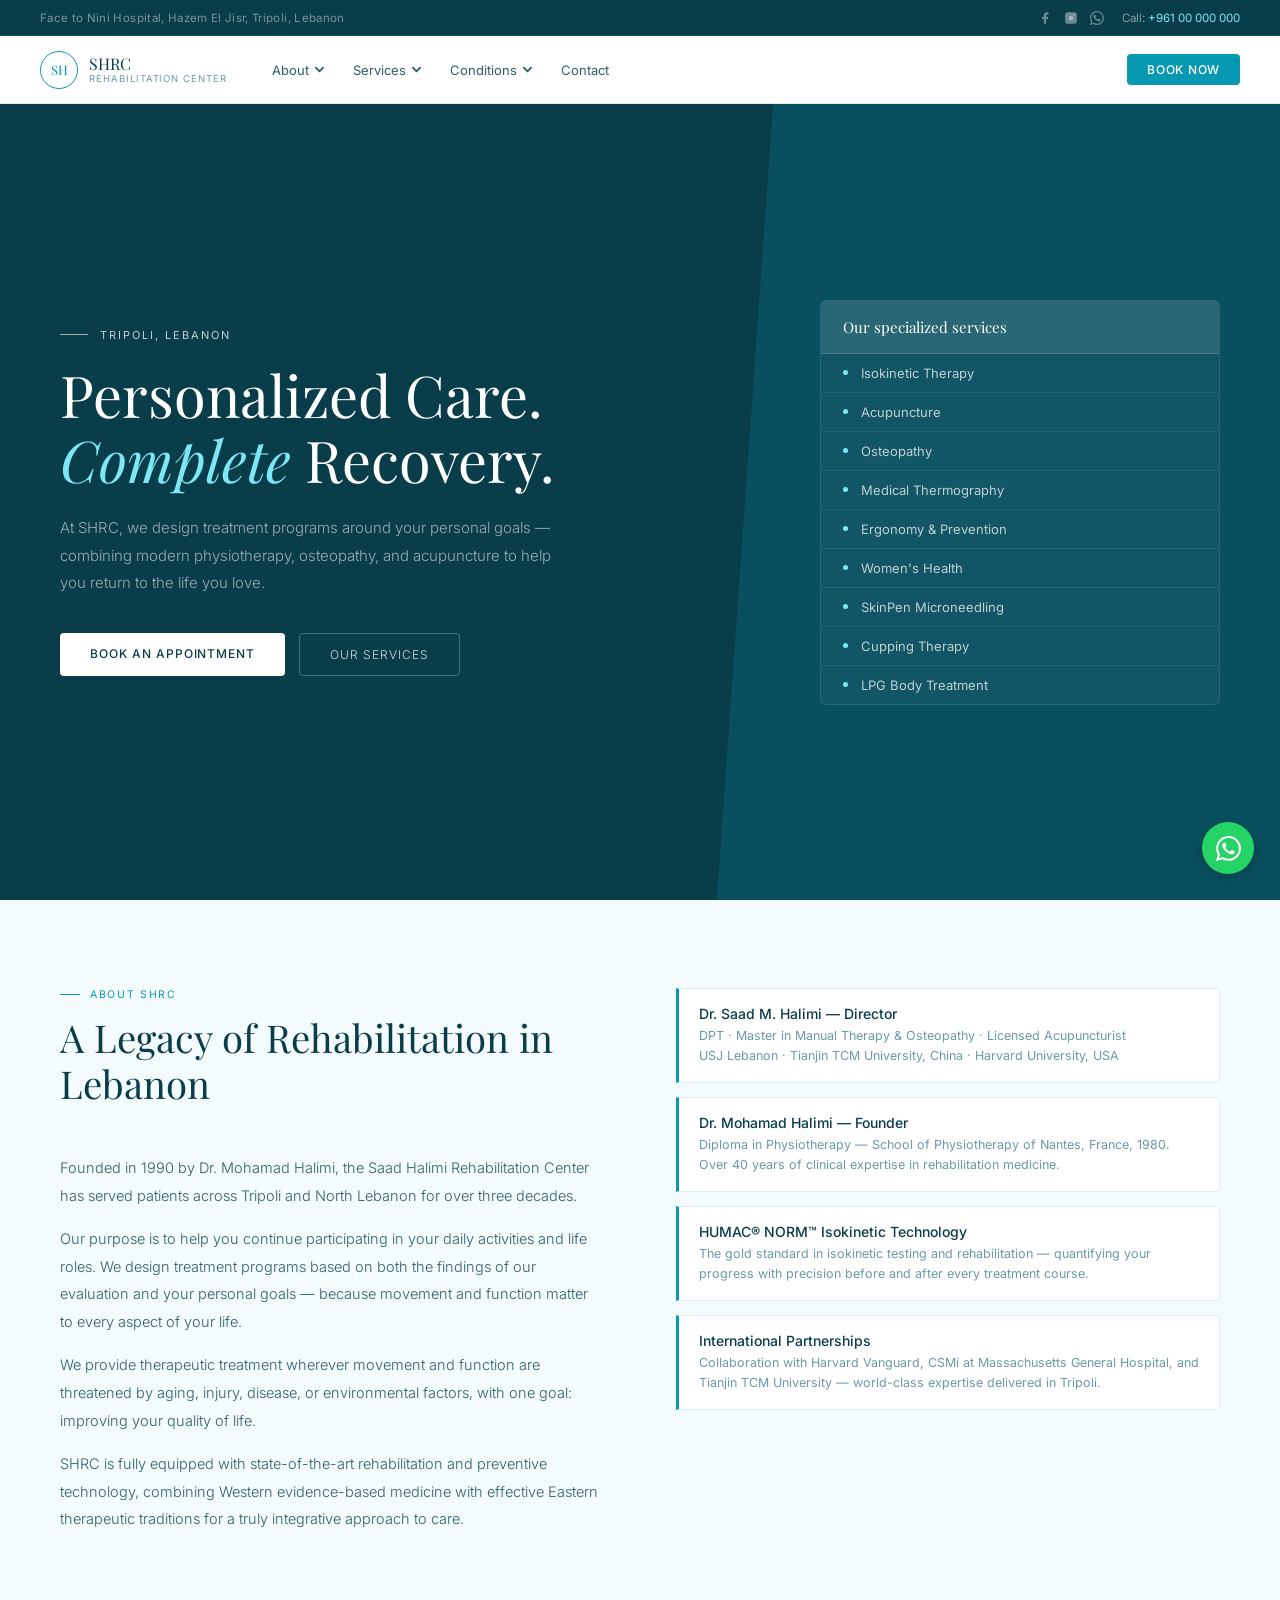
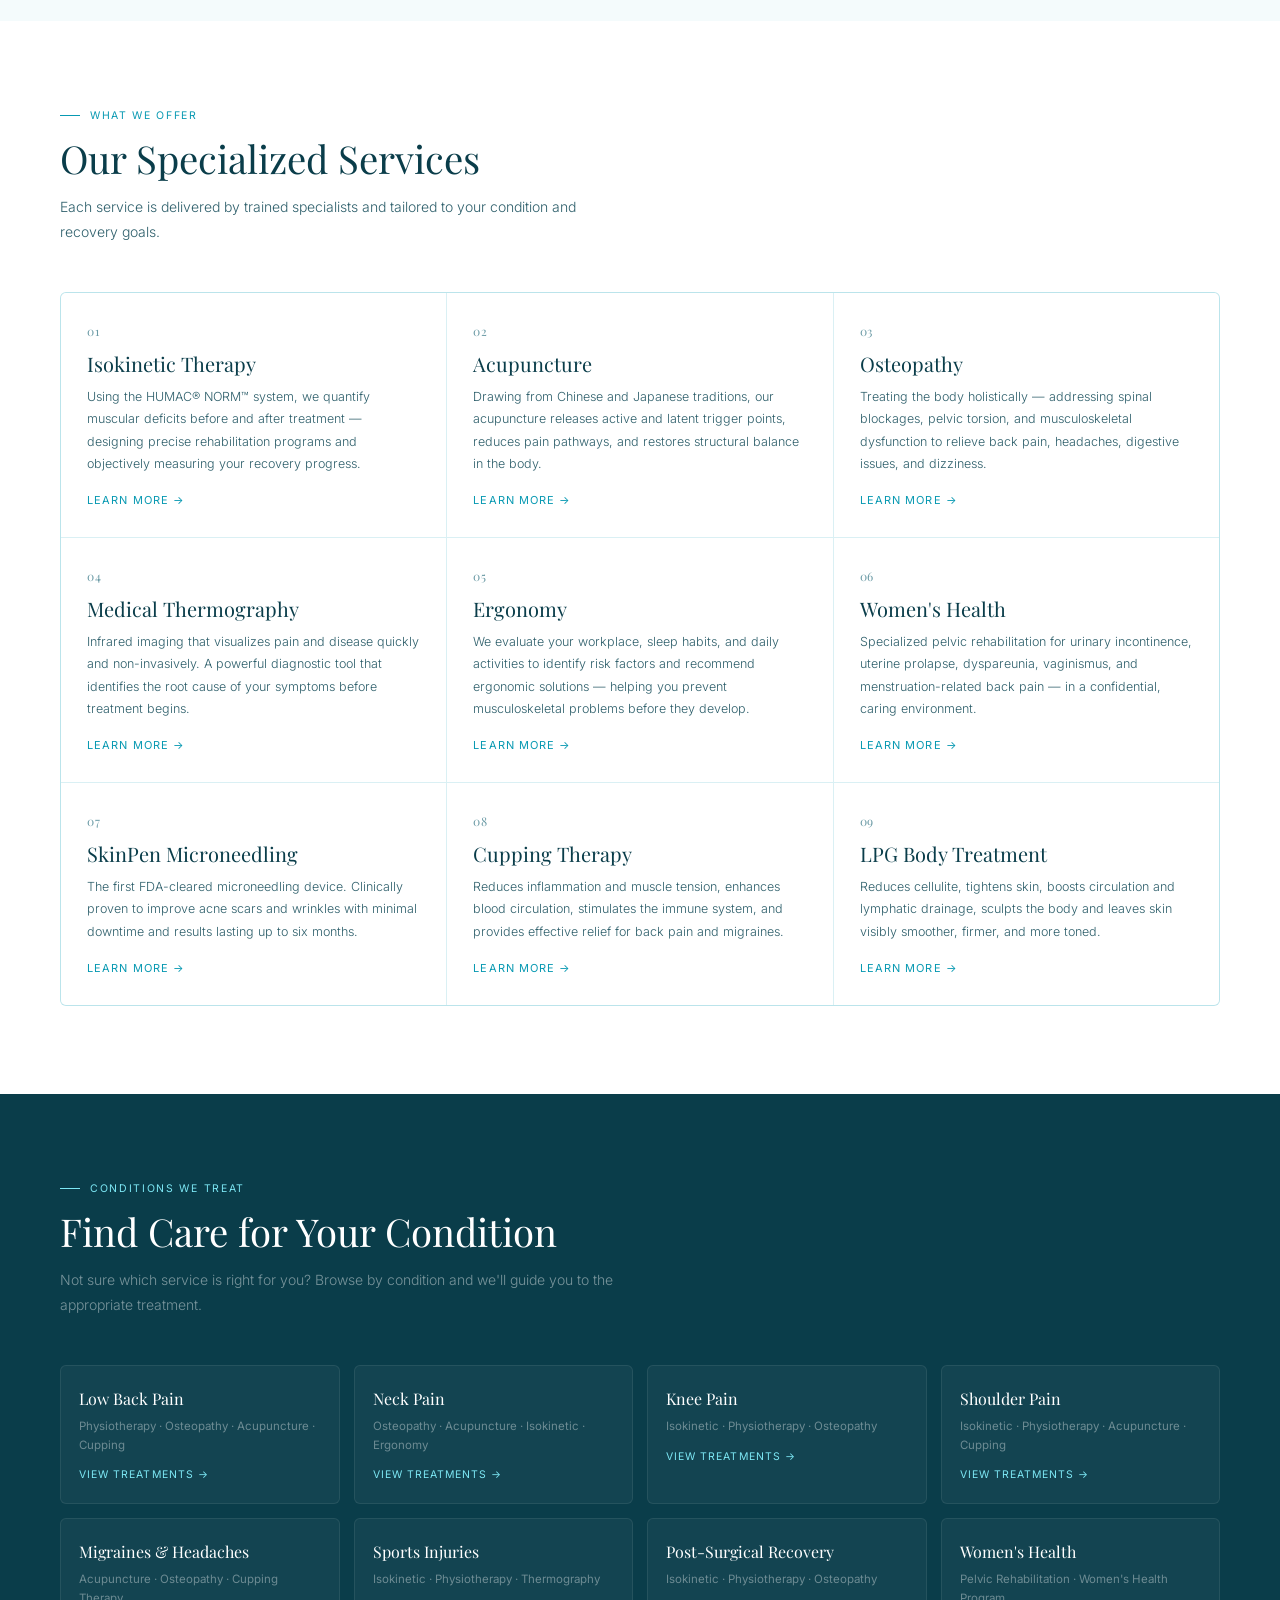
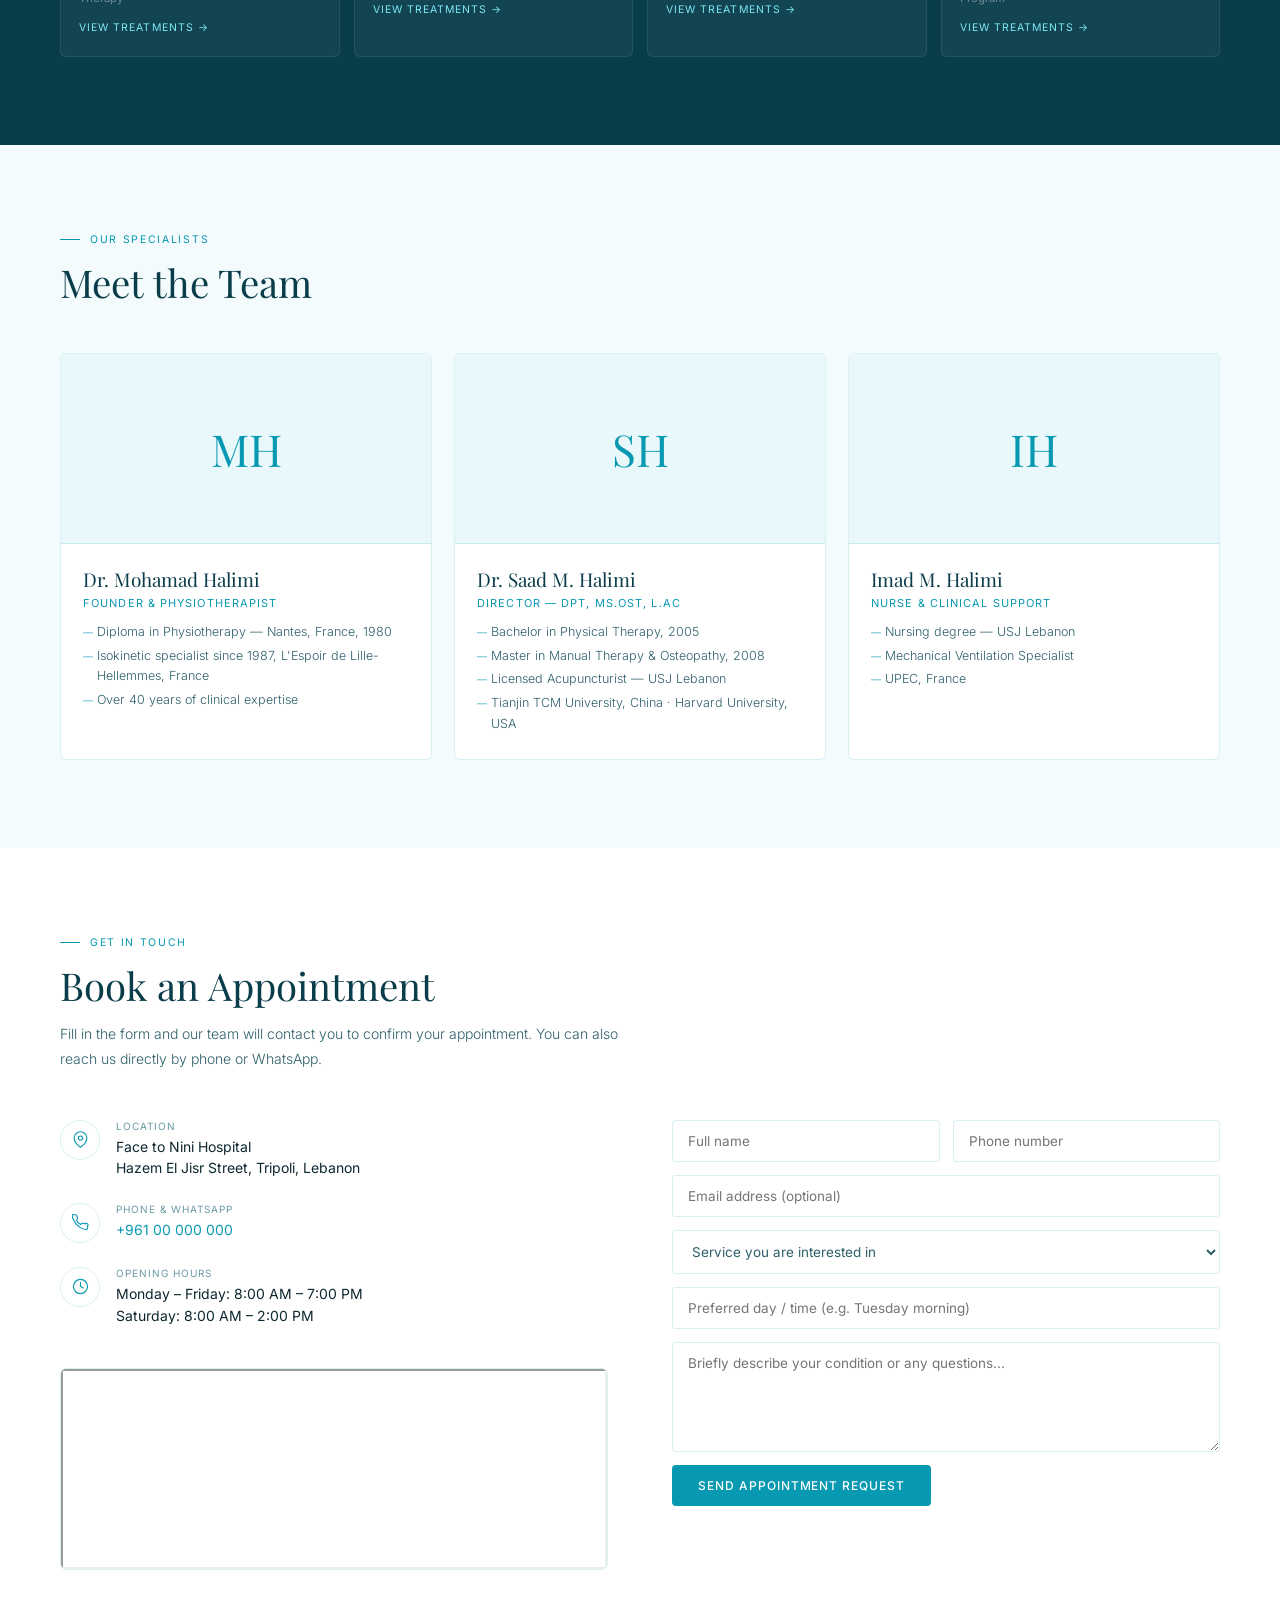
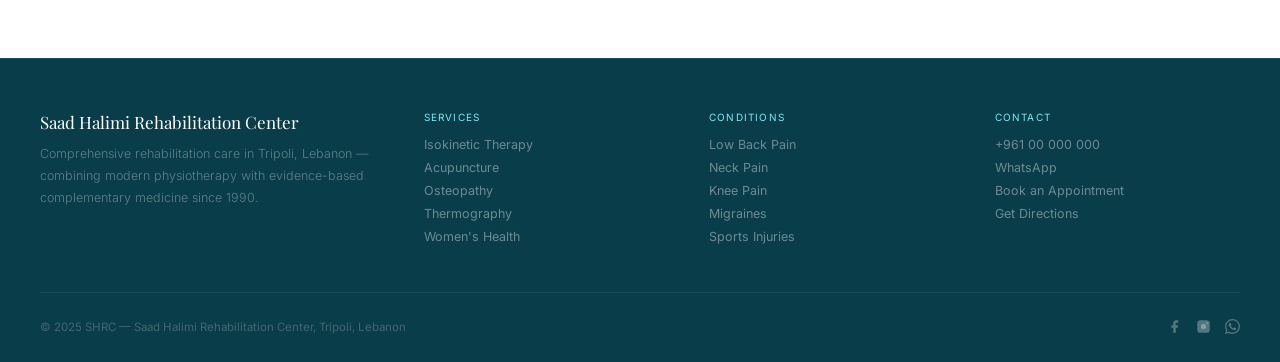
<file: index (2).html>
<!DOCTYPE html>
<html lang="en">
<head>
  <meta charset="UTF-8" />
  <meta name="viewport" content="width=device-width, initial-scale=1.0" />
  <title>SHRC – Saad Halimi Rehabilitation Center | Tripoli, Lebanon</title>
  <meta name="description" content="Premier rehabilitation center in Tripoli, Lebanon. Isokinetic therapy, Acupuncture, Osteopathy, Thermography, Women's Health and more." />
  <link rel="preconnect" href="https://fonts.googleapis.com" />
  <link rel="preconnect" href="https://fonts.gstatic.com" crossorigin />
  <link href="https://fonts.googleapis.com/css2?family=Playfair+Display:ital,wght@0,400;0,500;1,400&family=Inter:wght@300;400;500&display=swap" rel="stylesheet" />
  <style>
    :root {
      --navy:      #0a3d4a;
      --navy-mid:  #0d5060;
      --blue:      #0899b2;
      --blue-lt:   #12b5d0;
      --accent:    #ffffff;
      --pale:      #e8f8fb;
      --white:     #ffffff;
      --gray-bg:   #f4fbfc;
      --text:      #0d2830;
      --text-mid:  #2e5f6b;
      --text-soft: #6a9aa5;
      --border:    rgba(8,153,178,0.15);
      --serif: 'Playfair Display', Georgia, serif;
      --sans:  'Inter', system-ui, sans-serif;
      --nav-h: 68px;
    }
    *, *::before, *::after { box-sizing: border-box; margin: 0; padding: 0; }
    html { scroll-behavior: smooth; }
    body { font-family: var(--sans); color: var(--text); background: var(--white); overflow-x: hidden; }
    a { text-decoration: none; }

    /* TOP BAR */
    .topbar {
      background: var(--navy); height: 36px;
      display: flex; align-items: center; justify-content: space-between;
      padding: 0 40px;
      border-bottom: 1px solid rgba(8,153,178,0.3);
    }
    .topbar-left { font-size: 11.5px; color: rgba(255,255,255,0.45); letter-spacing: 0.03em; }
    .topbar-right { display: flex; align-items: center; gap: 18px; }
    .tb-socials { display: flex; gap: 12px; }
    .tb-socials a { color: rgba(255,255,255,0.4); transition: color .2s; display: flex; align-items: center; }
    .tb-socials a:hover { color: var(--accent); }
    .tb-socials svg { width: 14px; height: 14px; fill: currentColor; }
    .tb-phone { font-size: 11.5px; color: rgba(255,255,255,0.5); }
    .tb-phone a { color: #7de8f5; }

    /* NAV */
    nav {
      position: sticky; top: 0; z-index: 200;
      height: var(--nav-h); background: var(--white);
      border-bottom: 1px solid var(--border);
      display: flex; align-items: center; padding: 0 40px; gap: 32px;
    }
    .nav-logo { display: flex; align-items: center; gap: 11px; flex-shrink: 0; }
    .nav-logo-badge {
      width: 38px; height: 38px; border-radius: 50%;
      border: 1.5px solid var(--blue);
      display: flex; align-items: center; justify-content: center;
      font-family: var(--serif); font-size: 13px; color: var(--blue);
    }
    .nav-logo-name { font-family: var(--serif); font-size: 16px; color: var(--navy); line-height: 1.1; }
    .nav-logo-sub  { font-size: 9.5px; color: var(--text-soft); letter-spacing: 0.1em; text-transform: uppercase; }

    .nav-menu { display: flex; align-items: center; gap: 2px; flex: 1; }
    .nav-item { position: relative; }
    .nav-link {
      display: flex; align-items: center; gap: 5px;
      padding: 8px 13px; border-radius: 4px;
      font-size: 13px; color: var(--text-mid);
      transition: color .2s, background .2s; cursor: pointer; white-space: nowrap;
    }
    .nav-link:hover { color: var(--blue); background: var(--pale); }
    .nav-link svg { width: 11px; height: 11px; fill: none; stroke: currentColor; stroke-width: 2; }

    .dropdown {
      display: none; position: absolute; top: calc(100% + 6px); left: 0;
      background: var(--white); border: 1px solid var(--border);
      border-radius: 6px; min-width: 220px;
      box-shadow: 0 8px 24px rgba(0,0,0,0.08); z-index: 300; padding: 8px 0;
    }
    .nav-item:hover .dropdown { display: block; }
    .dropdown a {
      display: block; padding: 9px 20px;
      font-size: 13px; color: var(--text-mid);
      transition: background .15s, color .15s;
    }
    .dropdown a:hover { background: var(--pale); color: var(--blue); }
    .dd-label {
      padding: 6px 20px 3px; font-size: 10px;
      letter-spacing: 0.1em; text-transform: uppercase;
      color: var(--text-soft);
    }
    .dd-hr { border: none; border-top: 1px solid var(--border); margin: 6px 0; }

    .nav-actions { margin-left: auto; }
    .btn-book {
      background: var(--blue); color: var(--white);
      padding: 8px 20px; border-radius: 4px;
      font-size: 12px; font-weight: 500; letter-spacing: 0.06em; text-transform: uppercase;
      transition: background .2s; white-space: nowrap; display: inline-block;
    }
    .btn-book:hover { background: var(--navy); }

    .hamburger { display: none; flex-direction: column; gap: 5px; cursor: pointer; padding: 4px; }
    .hamburger span { display: block; width: 22px; height: 1.5px; background: var(--text); }

    .mobile-nav {
      display: none; flex-direction: column;
      position: absolute; top: var(--nav-h); left: 0; right: 0;
      background: var(--white); border-bottom: 1px solid var(--border);
      padding: 12px 24px; z-index: 199;
    }
    .mobile-nav.open { display: flex; }
    .mobile-nav a { padding: 11px 0; font-size: 14px; color: var(--text-mid); border-bottom: 1px solid var(--border); }

    /* HERO */
    .hero {
      min-height: calc(100vh - var(--nav-h) - 36px);
      background: var(--navy);
      display: flex; align-items: center;
      padding: 80px 40px; position: relative; overflow: hidden;
    }
    .hero::after {
      content: '';
      position: absolute; top: 0; right: 0; bottom: 0; width: 44%;
      background: rgba(8,153,178,0.2);
      clip-path: polygon(10% 0, 100% 0, 100% 100%, 0% 100%);
    }
    .hero-inner {
      max-width: 1160px; margin: 0 auto; width: 100%;
      display: grid; grid-template-columns: 1fr 400px; gap: 60px; align-items: center;
      position: relative; z-index: 1;
    }
    .hero-eyebrow {
      font-size: 11px; letter-spacing: 0.18em; text-transform: uppercase;
      color: rgba(255,255,255,0.75); margin-bottom: 20px;
      display: flex; align-items: center; gap: 12px;
    }
    .hero-eyebrow::before { content: ''; width: 28px; height: 1px; background: rgba(255,255,255,0.6); }
    .hero-title {
      font-family: var(--serif);
      font-size: clamp(36px, 4.5vw, 58px);
      font-weight: 400; line-height: 1.13;
      color: var(--white); margin-bottom: 22px;
    }
    .hero-title em { font-style: italic; color: #7de8f5; }
    .hero-lead {
      font-size: 15px; color: rgba(255,255,255,0.58);
      line-height: 1.85; max-width: 500px; margin-bottom: 36px; font-weight: 300;
    }
    .hero-btns { display: flex; gap: 14px; flex-wrap: wrap; }
    .btn-hp {
      background: var(--white); color: var(--navy);
      padding: 13px 30px; border-radius: 4px;
      font-size: 12px; font-weight: 500; letter-spacing: 0.08em; text-transform: uppercase;
      transition: opacity .2s; display: inline-block;
    }
    .btn-hp:hover { opacity: .88; }
    .btn-ho {
      border: 1px solid rgba(255,255,255,0.25); color: rgba(255,255,255,0.82);
      padding: 13px 30px; border-radius: 4px;
      font-size: 12px; font-weight: 300; letter-spacing: 0.08em; text-transform: uppercase;
      transition: border-color .2s, color .2s; display: inline-block;
    }
    .btn-ho:hover { border-color: var(--accent); color: var(--accent); }

    .hero-panel {
      background: rgba(255,255,255,0.04);
      border: 1px solid rgba(255,255,255,0.09); border-radius: 6px; overflow: hidden;
    }
    .hero-panel-hd {
      background: rgba(255,255,255,0.1);
      border-bottom: 1px solid rgba(255,255,255,0.15);
      padding: 16px 22px;
      font-family: var(--serif); font-size: 15px; color: var(--white);
    }
    .hero-panel-row {
      display: flex; align-items: center; gap: 13px;
      padding: 11px 22px; border-bottom: 1px solid rgba(255,255,255,0.07);
      font-size: 13px; color: rgba(255,255,255,0.72);
    }
    .hero-panel-row:last-child { border-bottom: none; }
    .dot { width: 5px; height: 5px; border-radius: 50%; background: #7de8f5; flex-shrink: 0; }

    /* SECTIONS */
    .sec { padding: 88px 40px; }
    .sec-inner { max-width: 1160px; margin: 0 auto; }
    .sec-hd { margin-bottom: 48px; }
    .eyebrow {
      font-size: 10.5px; letter-spacing: 0.16em; text-transform: uppercase;
      color: var(--blue); margin-bottom: 13px;
      display: flex; align-items: center; gap: 10px;
    }
    .eyebrow::before { content: ''; width: 20px; height: 1px; background: var(--blue); }
    .sec-title {
      font-family: var(--serif); font-size: clamp(26px, 3vw, 40px);
      font-weight: 400; color: var(--navy); line-height: 1.2;
    }
    .sec-sub {
      font-size: 14px; color: var(--text-mid); line-height: 1.8;
      margin-top: 13px; max-width: 560px; font-weight: 300;
    }

    /* ABOUT */
    .about { background: var(--gray-bg); }
    .about-grid { display: grid; grid-template-columns: 1fr 1fr; gap: 72px; align-items: start; }
    .about-body { font-size: 14.5px; color: var(--text-mid); line-height: 1.9; font-weight: 300; }
    .about-body p + p { margin-top: 16px; }
    .cred-list { display: flex; flex-direction: column; gap: 14px; }
    .cred {
      background: var(--white); border: 1px solid var(--border);
      border-left: 3px solid var(--blue);      border-radius: 0 4px 4px 0; padding: 16px 20px;
    }
    .cred-name { font-size: 14px; font-weight: 500; color: var(--navy); margin-bottom: 4px; }
    .cred-detail { font-size: 12.5px; color: var(--text-soft); line-height: 1.6; }

    /* SERVICES */
    .services { background: var(--white); }
    .svc-grid {
      display: grid; grid-template-columns: repeat(3,1fr);
      gap: 1px; background: var(--border);
      border: 1px solid var(--border); border-radius: 6px; overflow: hidden;
    }
    .svc {
      background: var(--white); padding: 30px 26px;
      transition: background .22s; display: flex; flex-direction: column;
    }
    .svc:hover { background: var(--pale); }
    .svc-num { font-family: var(--serif); font-size: 12px; color: var(--text-soft); margin-bottom: 13px; letter-spacing: .06em; }
    .svc-name { font-family: var(--serif); font-size: 20px; color: var(--navy); margin-bottom: 10px; line-height: 1.2; }
    .svc-desc { font-size: 12.5px; color: var(--text-mid); line-height: 1.78; font-weight: 300; flex: 1; }
    .svc-arrow { margin-top: 18px; font-size: 11px; letter-spacing: .1em; text-transform: uppercase; color: var(--blue); }
    .svc-arrow::after { content: ' →'; }

    /* CONDITIONS */
    .conditions { background: var(--navy); }
    .conditions .eyebrow { color: #7de8f5; }
    .conditions .eyebrow::before { background: #7de8f5; }
    .conditions .sec-title { color: var(--white); }
    .conditions .sec-sub { color: rgba(255,255,255,0.45); }
    .cond-grid { display: grid; grid-template-columns: repeat(4,1fr); gap: 14px; }
    .cond {
      background: rgba(255,255,255,0.04);
      border: 1px solid rgba(255,255,255,0.08); border-radius: 6px; padding: 22px 18px;
      transition: background .2s, border-color .2s; cursor: pointer;
    }
    .cond:hover { background: rgba(8,153,178,0.22); border-color: rgba(8,153,178,0.45); }
    .cond-title { font-family: var(--serif); font-size: 16px; color: var(--white); margin-bottom: 8px; }
    .cond-svcs { font-size: 11.5px; color: rgba(255,255,255,0.38); line-height: 1.6; }
    .cond-lnk { margin-top: 14px; font-size: 10.5px; letter-spacing: .1em; text-transform: uppercase; color: #7de8f5; }
    .cond-lnk::after { content: ' →'; }

    /* TEAM */
    .team { background: var(--gray-bg); }
    .team-grid { display: grid; grid-template-columns: repeat(3,1fr); gap: 22px; }
    .team-card {
      background: var(--white); border: 1px solid var(--border);
      border-radius: 6px; overflow: hidden; transition: border-color .2s;
    }
    .team-card:hover { border-color: var(--blue); }
    .team-photo {
      height: 190px; background: var(--pale);
      display: flex; align-items: center; justify-content: center;
      border-bottom: 1px solid var(--border);
    }
    .team-initials { font-family: var(--serif); font-size: 44px; color: var(--blue); }
    .team-info { padding: 22px; }
    .team-name { font-family: var(--serif); font-size: 19px; color: var(--navy); margin-bottom: 4px; }
    .team-role { font-size: 11px; letter-spacing: .1em; text-transform: uppercase; color: var(--blue); margin-bottom: 12px; }
    .team-creds { list-style: none; }
    .team-creds li { font-size: 12.5px; color: var(--text-mid); line-height: 1.65; font-weight: 300; padding-left: 14px; position: relative; margin-bottom: 3px; }
    .team-creds li::before { content: '—'; position: absolute; left: 0; color: var(--blue); font-size: 10px; top: 2px; }

    /* BOOKING */
    .booking { background: var(--white); }
    .booking-grid { display: grid; grid-template-columns: 1fr 1fr; gap: 64px; align-items: start; }
    .info-list { display: flex; flex-direction: column; gap: 24px; }
    .info-row { display: flex; gap: 16px; align-items: flex-start; }
    .info-ico {
      width: 40px; height: 40px; flex-shrink: 0;
      border: 1px solid var(--border); border-radius: 50%;
      display: flex; align-items: center; justify-content: center;
    }
    .info-ico svg { width: 17px; height: 17px; fill: none; stroke: var(--blue); stroke-width: 1.6; stroke-linecap: round; stroke-linejoin: round; }
    .info-label { font-size: 10px; letter-spacing: .1em; text-transform: uppercase; color: var(--text-soft); margin-bottom: 4px; }
    .info-val { font-size: 14px; color: var(--text); line-height: 1.55; }
    .info-val a { color: var(--blue); }
    .map-wrap { margin-top: 18px; border-radius: 6px; overflow: hidden; border: 1px solid var(--border); }
    .map-wrap iframe { display: block; width: 100%; height: 200px; }

    .bk-form { display: flex; flex-direction: column; gap: 13px; }
    .f-row { display: grid; grid-template-columns: 1fr 1fr; gap: 13px; }
    .bk-form input,
    .bk-form select,
    .bk-form textarea {
      width: 100%; padding: 12px 15px;
      border: 1px solid var(--border); border-radius: 4px;
      font-family: var(--sans); font-size: 13.5px; color: var(--text);
      background: var(--white); outline: none; transition: border-color .2s;
    }
    .bk-form input:focus,
    .bk-form select:focus,
    .bk-form textarea:focus { border-color: var(--blue); }
    .bk-form select { color: var(--text-mid); }
    .bk-form textarea { resize: vertical; min-height: 110px; }
    .bk-submit {
      background: var(--blue); color: var(--white); border: none;
      padding: 13px 26px; border-radius: 4px; cursor: pointer;
      font-family: var(--sans); font-size: 12px; font-weight: 500;
      letter-spacing: .08em; text-transform: uppercase;
      transition: background .2s; align-self: flex-start;
    }
    .bk-submit:hover { background: var(--navy); }

    /* FOOTER */
    footer {
      background: var(--navy); padding: 52px 40px 28px;
      border-top: 1px solid rgba(8,153,178,0.25);
    }
    .ft-top {
      display: grid; grid-template-columns: 1.4fr 1fr 1fr 1fr; gap: 40px;
      padding-bottom: 40px; border-bottom: 1px solid rgba(255,255,255,0.07); margin-bottom: 26px;
    }
    .ft-brand { font-family: var(--serif); font-size: 17px; color: var(--white); margin-bottom: 10px; }
    .ft-desc { font-size: 12.5px; color: rgba(255,255,255,0.35); line-height: 1.75; font-weight: 300; }
    .ft-col-title { font-size: 10px; letter-spacing: .12em; text-transform: uppercase; color: #7de8f5; margin-bottom: 14px; }
    .ft-col a { display: block; font-size: 12.5px; color: rgba(255,255,255,0.4); margin-bottom: 8px; transition: color .2s; }
    .ft-col a:hover { color: var(--white); }
    .ft-bottom { display: flex; justify-content: space-between; align-items: center; flex-wrap: wrap; gap: 10px; }
    .ft-copy { font-size: 11.5px; color: rgba(255,255,255,0.22); }
    .ft-soc { display: flex; gap: 14px; }
    .ft-soc a { color: rgba(255,255,255,0.3); transition: color .2s; display: flex; }
    .ft-soc a:hover { color: var(--accent); }
    .ft-soc svg { width: 15px; height: 15px; fill: currentColor; }

    /* WA float */
    .wa {
      position: fixed; bottom: 26px; right: 26px; z-index: 500;
      width: 52px; height: 52px; border-radius: 50%; background: #25d366;
      display: flex; align-items: center; justify-content: center;
      box-shadow: 0 3px 14px rgba(0,0,0,0.22); transition: transform .2s;
    }
    .wa:hover { transform: scale(1.07); }
    .wa svg { width: 25px; height: 25px; fill: white; }

    /* Fade */
    .fade { opacity: 0; transform: translateY(20px); transition: opacity .55s ease, transform .55s ease; }
    .fade.on { opacity: 1; transform: none; }

    /* Responsive */
    @media (max-width: 1000px) {
      .topbar, nav { padding: 0 20px; }
      .nav-menu { display: none; }
      .hamburger { display: flex; }
      .hero { padding: 60px 20px; }
      .hero-inner { grid-template-columns: 1fr; }
      .hero-panel { display: none; }
      .sec { padding: 60px 20px; }
      .about-grid, .booking-grid { grid-template-columns: 1fr; gap: 36px; }
      .svc-grid { grid-template-columns: repeat(2,1fr); }
      .cond-grid { grid-template-columns: repeat(2,1fr); }
      .team-grid { grid-template-columns: repeat(2,1fr); }
      .ft-top { grid-template-columns: 1fr 1fr; }
    }
    @media (max-width: 600px) {
      .topbar { display: none; }
      .svc-grid, .cond-grid, .team-grid { grid-template-columns: 1fr; }
      .f-row { grid-template-columns: 1fr; }
      .ft-top { grid-template-columns: 1fr; }
    }
  </style>
</head>
<body>

<!-- TOP BAR -->
<div class="topbar">
  <span class="topbar-left">Face to Nini Hospital, Hazem El Jisr, Tripoli, Lebanon</span>
  <div class="topbar-right">
    <div class="tb-socials">
      <a href="https://facebook.com/shrchealth" target="_blank" rel="noopener" aria-label="Facebook">
        <svg viewBox="0 0 24 24"><path d="M18 2h-3a5 5 0 00-5 5v3H7v4h3v8h4v-8h3l1-4h-4V7a1 1 0 011-1h3z"/></svg>
      </a>
      <a href="https://instagram.com/shrchealth" target="_blank" rel="noopener" aria-label="Instagram">
        <svg viewBox="0 0 24 24"><rect x="2" y="2" width="20" height="20" rx="5"/><circle cx="12" cy="12" r="4"/><circle cx="17.5" cy="6.5" r="1.5"/></svg>
      </a>
      <a href="https://wa.me/961000000" target="_blank" rel="noopener" aria-label="WhatsApp">
        <svg viewBox="0 0 24 24"><path d="M17.472 14.382c-.297-.149-1.758-.867-2.03-.967-.273-.099-.471-.148-.67.15-.197.297-.767.966-.94 1.164-.173.199-.347.223-.644.075-.297-.15-1.255-.463-2.39-1.475-.883-.788-1.48-1.761-1.653-2.059-.173-.297-.018-.458.13-.606.134-.133.298-.347.446-.52.149-.174.198-.298.298-.497.099-.198.05-.371-.025-.52-.075-.149-.669-1.612-.916-2.207-.242-.579-.487-.5-.669-.51-.173-.008-.371-.01-.57-.01-.198 0-.52.074-.792.372-.272.297-1.04 1.016-1.04 2.479 0 1.462 1.065 2.875 1.213 3.074.149.198 2.096 3.2 5.077 4.487.709.306 1.262.489 1.694.625.712.227 1.36.195 1.871.118.571-.085 1.758-.719 2.006-1.413.248-.694.248-1.289.173-1.413-.074-.124-.272-.198-.57-.347m-5.421 7.403h-.004a9.87 9.87 0 01-5.031-1.378l-.361-.214-3.741.982.998-3.648-.235-.374a9.86 9.86 0 01-1.51-5.26c.001-5.45 4.436-9.884 9.888-9.884 2.64 0 5.122 1.03 6.988 2.898a9.825 9.825 0 012.893 6.994c-.003 5.45-4.437 9.884-9.885 9.884m8.413-18.297A11.815 11.815 0 0012.05 0C5.495 0 .16 5.335.157 11.892c0 2.096.547 4.142 1.588 5.945L.057 24l6.305-1.654a11.882 11.882 0 005.683 1.448h.005c6.554 0 11.89-5.335 11.893-11.893a11.821 11.821 0 00-3.48-8.413z"/></svg>
      </a>
    </div>
    <span class="tb-phone">Call: <a href="tel:+961000000">+961 00 000 000</a></span>
  </div>
</div>

<!-- NAV -->
<nav>
  <a href="#home" class="nav-logo">
    <div class="nav-logo-badge">SH</div>
    <div>
      <div class="nav-logo-name">SHRC</div>
      <div class="nav-logo-sub">Rehabilitation Center</div>
    </div>
  </a>

  <div class="nav-menu">
    <div class="nav-item">
      <div class="nav-link">About <svg viewBox="0 0 12 12"><path d="M2 4l4 4 4-4" stroke-linecap="round" stroke-linejoin="round"/></svg></div>
      <div class="dropdown">
        <a href="#about">About SHRC</a>
        <a href="#team">Our Team</a>
        <a href="#booking">Contact Us</a>
      </div>
    </div>
    <div class="nav-item">
      <div class="nav-link">Services <svg viewBox="0 0 12 12"><path d="M2 4l4 4 4-4" stroke-linecap="round" stroke-linejoin="round"/></svg></div>
      <div class="dropdown">
        <a href="#services">All Services</a>
        <hr class="dd-hr"/>
        <a href="#services">Isokinetic Therapy</a>
        <a href="#services">Acupuncture</a>
        <a href="#services">Osteopathy</a>
        <a href="#services">Medical Thermography</a>
        <a href="#services">Ergonomy</a>
        <a href="#services">Women's Health</a>
        <a href="#services">SkinPen Microneedling</a>
        <a href="#services">Cupping Therapy</a>
        <a href="#services">LPG Body Treatment</a>
      </div>
    </div>
    <div class="nav-item">
      <div class="nav-link">Conditions <svg viewBox="0 0 12 12"><path d="M2 4l4 4 4-4" stroke-linecap="round" stroke-linejoin="round"/></svg></div>
      <div class="dropdown" style="min-width:230px;">
        <span class="dd-label">Musculoskeletal</span>
        <a href="#conditions">Low Back Pain</a>
        <a href="#conditions">Neck Pain</a>
        <a href="#conditions">Knee Pain</a>
        <a href="#conditions">Shoulder Pain</a>
        <a href="#conditions">Hip Pain</a>
        <hr class="dd-hr"/>
        <span class="dd-label">Other conditions</span>
        <a href="#conditions">Migraines &amp; Headaches</a>
        <a href="#conditions">Women's Health</a>
        <a href="#conditions">Sports Injuries</a>
        <a href="#conditions">Post-Surgical Recovery</a>
      </div>
    </div>
    <a class="nav-link" href="#booking">Contact</a>
  </div>

  <div class="nav-actions">
    <a href="#booking" class="btn-book">Book Now</a>
  </div>
  <div class="hamburger" onclick="toggleMobile()" aria-label="Open menu">
    <span></span><span></span><span></span>
  </div>
</nav>

<div class="mobile-nav" id="mobileNav">
  <a href="#about" onclick="closeMobile()">About</a>
  <a href="#services" onclick="closeMobile()">Services</a>
  <a href="#conditions" onclick="closeMobile()">Conditions</a>
  <a href="#team" onclick="closeMobile()">Our Team</a>
  <a href="#booking" onclick="closeMobile()">Book an Appointment</a>
</div>

<!-- HERO -->
<section class="hero" id="home">
  <div class="hero-inner">
    <div class="fade">
      <div class="hero-eyebrow">Tripoli, Lebanon</div>
      <h1 class="hero-title">Personalized Care.<br><em>Complete</em> Recovery.</h1>
      <p class="hero-lead">At SHRC, we design treatment programs around your personal goals — combining modern physiotherapy, osteopathy, and acupuncture to help you return to the life you love.</p>
      <div class="hero-btns">
        <a href="#booking" class="btn-hp">Book an Appointment</a>
        <a href="#services" class="btn-ho">Our Services</a>
      </div>
    </div>
    <div class="hero-panel fade" style="transition-delay:.12s">
      <div class="hero-panel-hd">Our specialized services</div>
      <div class="hero-panel-row"><div class="dot"></div>Isokinetic Therapy</div>
      <div class="hero-panel-row"><div class="dot"></div>Acupuncture</div>
      <div class="hero-panel-row"><div class="dot"></div>Osteopathy</div>
      <div class="hero-panel-row"><div class="dot"></div>Medical Thermography</div>
      <div class="hero-panel-row"><div class="dot"></div>Ergonomy &amp; Prevention</div>
      <div class="hero-panel-row"><div class="dot"></div>Women's Health</div>
      <div class="hero-panel-row"><div class="dot"></div>SkinPen Microneedling</div>
      <div class="hero-panel-row"><div class="dot"></div>Cupping Therapy</div>
      <div class="hero-panel-row"><div class="dot"></div>LPG Body Treatment</div>
    </div>
  </div>
</section>

<!-- ABOUT -->
<section class="sec about" id="about">
  <div class="sec-inner">
    <div class="about-grid">
      <div class="fade">
        <div class="sec-hd">
          <div class="eyebrow">About SHRC</div>
          <h2 class="sec-title">A Legacy of Rehabilitation in Lebanon</h2>
        </div>
        <div class="about-body">
          <p>Founded in 1990 by Dr. Mohamad Halimi, the Saad Halimi Rehabilitation Center has served patients across Tripoli and North Lebanon for over three decades.</p>
          <p>Our purpose is to help you continue participating in your daily activities and life roles. We design treatment programs based on both the findings of our evaluation and your personal goals — because movement and function matter to every aspect of your life.</p>
          <p>We provide therapeutic treatment wherever movement and function are threatened by aging, injury, disease, or environmental factors, with one goal: improving your quality of life.</p>
          <p>SHRC is fully equipped with state-of-the-art rehabilitation and preventive technology, combining Western evidence-based medicine with effective Eastern therapeutic traditions for a truly integrative approach to care.</p>
        </div>
      </div>
      <div class="cred-list fade" style="transition-delay:.1s">
        <div class="cred">
          <div class="cred-name">Dr. Saad M. Halimi — Director</div>
          <div class="cred-detail">DPT · Master in Manual Therapy &amp; Osteopathy · Licensed Acupuncturist<br>USJ Lebanon · Tianjin TCM University, China · Harvard University, USA</div>
        </div>
        <div class="cred">
          <div class="cred-name">Dr. Mohamad Halimi — Founder</div>
          <div class="cred-detail">Diploma in Physiotherapy — School of Physiotherapy of Nantes, France, 1980. Over 40 years of clinical expertise in rehabilitation medicine.</div>
        </div>
        <div class="cred">
          <div class="cred-name">HUMAC® NORM™ Isokinetic Technology</div>
          <div class="cred-detail">The gold standard in isokinetic testing and rehabilitation — quantifying your progress with precision before and after every treatment course.</div>
        </div>
        <div class="cred">
          <div class="cred-name">International Partnerships</div>
          <div class="cred-detail">Collaboration with Harvard Vanguard, CSMi at Massachusetts General Hospital, and Tianjin TCM University — world-class expertise delivered in Tripoli.</div>
        </div>
      </div>
    </div>
  </div>
</section>

<!-- SERVICES -->
<section class="sec services" id="services">
  <div class="sec-inner">
    <div class="sec-hd fade">
      <div class="eyebrow">What We Offer</div>
      <h2 class="sec-title">Our Specialized Services</h2>
      <p class="sec-sub">Each service is delivered by trained specialists and tailored to your condition and recovery goals.</p>
    </div>
    <div class="svc-grid">
      <div class="svc fade"><div class="svc-num">01</div><div class="svc-name">Isokinetic Therapy</div><div class="svc-desc">Using the HUMAC® NORM™ system, we quantify muscular deficits before and after treatment — designing precise rehabilitation programs and objectively measuring your recovery progress.</div><div class="svc-arrow">Learn more</div></div>
      <div class="svc fade" style="transition-delay:.04s"><div class="svc-num">02</div><div class="svc-name">Acupuncture</div><div class="svc-desc">Drawing from Chinese and Japanese traditions, our acupuncture releases active and latent trigger points, reduces pain pathways, and restores structural balance in the body.</div><div class="svc-arrow">Learn more</div></div>
      <div class="svc fade" style="transition-delay:.08s"><div class="svc-num">03</div><div class="svc-name">Osteopathy</div><div class="svc-desc">Treating the body holistically — addressing spinal blockages, pelvic torsion, and musculoskeletal dysfunction to relieve back pain, headaches, digestive issues, and dizziness.</div><div class="svc-arrow">Learn more</div></div>
      <div class="svc fade" style="transition-delay:.04s"><div class="svc-num">04</div><div class="svc-name">Medical Thermography</div><div class="svc-desc">Infrared imaging that visualizes pain and disease quickly and non-invasively. A powerful diagnostic tool that identifies the root cause of your symptoms before treatment begins.</div><div class="svc-arrow">Learn more</div></div>
      <div class="svc fade" style="transition-delay:.08s"><div class="svc-num">05</div><div class="svc-name">Ergonomy</div><div class="svc-desc">We evaluate your workplace, sleep habits, and daily activities to identify risk factors and recommend ergonomic solutions — helping you prevent musculoskeletal problems before they develop.</div><div class="svc-arrow">Learn more</div></div>
      <div class="svc fade" style="transition-delay:.12s"><div class="svc-num">06</div><div class="svc-name">Women's Health</div><div class="svc-desc">Specialized pelvic rehabilitation for urinary incontinence, uterine prolapse, dyspareunia, vaginismus, and menstruation-related back pain — in a confidential, caring environment.</div><div class="svc-arrow">Learn more</div></div>
      <div class="svc fade"><div class="svc-num">07</div><div class="svc-name">SkinPen Microneedling</div><div class="svc-desc">The first FDA-cleared microneedling device. Clinically proven to improve acne scars and wrinkles with minimal downtime and results lasting up to six months.</div><div class="svc-arrow">Learn more</div></div>
      <div class="svc fade" style="transition-delay:.04s"><div class="svc-num">08</div><div class="svc-name">Cupping Therapy</div><div class="svc-desc">Reduces inflammation and muscle tension, enhances blood circulation, stimulates the immune system, and provides effective relief for back pain and migraines.</div><div class="svc-arrow">Learn more</div></div>
      <div class="svc fade" style="transition-delay:.08s"><div class="svc-num">09</div><div class="svc-name">LPG Body Treatment</div><div class="svc-desc">Reduces cellulite, tightens skin, boosts circulation and lymphatic drainage, sculpts the body and leaves skin visibly smoother, firmer, and more toned.</div><div class="svc-arrow">Learn more</div></div>
    </div>
  </div>
</section>

<!-- CONDITIONS -->
<section class="sec conditions" id="conditions">
  <div class="sec-inner">
    <div class="sec-hd fade">
      <div class="eyebrow">Conditions We Treat</div>
      <h2 class="sec-title">Find Care for Your Condition</h2>
      <p class="sec-sub">Not sure which service is right for you? Browse by condition and we'll guide you to the appropriate treatment.</p>
    </div>
    <div class="cond-grid">
      <div class="cond fade"><div class="cond-title">Low Back Pain</div><div class="cond-svcs">Physiotherapy · Osteopathy · Acupuncture · Cupping</div><div class="cond-lnk">View treatments</div></div>
      <div class="cond fade" style="transition-delay:.05s"><div class="cond-title">Neck Pain</div><div class="cond-svcs">Osteopathy · Acupuncture · Isokinetic · Ergonomy</div><div class="cond-lnk">View treatments</div></div>
      <div class="cond fade" style="transition-delay:.1s"><div class="cond-title">Knee Pain</div><div class="cond-svcs">Isokinetic · Physiotherapy · Osteopathy</div><div class="cond-lnk">View treatments</div></div>
      <div class="cond fade" style="transition-delay:.15s"><div class="cond-title">Shoulder Pain</div><div class="cond-svcs">Isokinetic · Physiotherapy · Acupuncture · Cupping</div><div class="cond-lnk">View treatments</div></div>
      <div class="cond fade" style="transition-delay:.05s"><div class="cond-title">Migraines &amp; Headaches</div><div class="cond-svcs">Acupuncture · Osteopathy · Cupping Therapy</div><div class="cond-lnk">View treatments</div></div>
      <div class="cond fade" style="transition-delay:.1s"><div class="cond-title">Sports Injuries</div><div class="cond-svcs">Isokinetic · Physiotherapy · Thermography</div><div class="cond-lnk">View treatments</div></div>
      <div class="cond fade" style="transition-delay:.15s"><div class="cond-title">Post-Surgical Recovery</div><div class="cond-svcs">Isokinetic · Physiotherapy · Osteopathy</div><div class="cond-lnk">View treatments</div></div>
      <div class="cond fade" style="transition-delay:.2s"><div class="cond-title">Women's Health</div><div class="cond-svcs">Pelvic Rehabilitation · Women's Health Program</div><div class="cond-lnk">View treatments</div></div>
    </div>
  </div>
</section>

<!-- TEAM -->
<section class="sec team" id="team">
  <div class="sec-inner">
    <div class="sec-hd fade">
      <div class="eyebrow">Our Specialists</div>
      <h2 class="sec-title">Meet the Team</h2>
    </div>
    <div class="team-grid">
      <div class="team-card fade">
        <div class="team-photo"><div class="team-initials">MH</div></div>
        <div class="team-info">
          <div class="team-name">Dr. Mohamad Halimi</div>
          <div class="team-role">Founder &amp; Physiotherapist</div>
          <ul class="team-creds">
            <li>Diploma in Physiotherapy — Nantes, France, 1980</li>
            <li>Isokinetic specialist since 1987, L'Espoir de Lille-Hellemmes, France</li>
            <li>Over 40 years of clinical expertise</li>
          </ul>
        </div>
      </div>
      <div class="team-card fade" style="transition-delay:.08s">
        <div class="team-photo"><div class="team-initials">SH</div></div>
        <div class="team-info">
          <div class="team-name">Dr. Saad M. Halimi</div>
          <div class="team-role">Director — DPT, Ms.Ost, L.Ac</div>
          <ul class="team-creds">
            <li>Bachelor in Physical Therapy, 2005</li>
            <li>Master in Manual Therapy &amp; Osteopathy, 2008</li>
            <li>Licensed Acupuncturist — USJ Lebanon</li>
            <li>Tianjin TCM University, China · Harvard University, USA</li>
          </ul>
        </div>
      </div>
      <div class="team-card fade" style="transition-delay:.16s">
        <div class="team-photo"><div class="team-initials">IH</div></div>
        <div class="team-info">
          <div class="team-name">Imad M. Halimi</div>
          <div class="team-role">Nurse &amp; Clinical Support</div>
          <ul class="team-creds">
            <li>Nursing degree — USJ Lebanon</li>
            <li>Mechanical Ventilation Specialist</li>
            <li>UPEC, France</li>
          </ul>
        </div>
      </div>
    </div>
  </div>
</section>

<!-- BOOKING -->
<section class="sec booking" id="booking">
  <div class="sec-inner">
    <div class="sec-hd fade">
      <div class="eyebrow">Get In Touch</div>
      <h2 class="sec-title">Book an Appointment</h2>
      <p class="sec-sub">Fill in the form and our team will contact you to confirm your appointment. You can also reach us directly by phone or WhatsApp.</p>
    </div>
    <div class="booking-grid">
      <div class="info-list fade">
        <div class="info-row">
          <div class="info-ico">
            <svg viewBox="0 0 24 24"><path d="M21 10c0 7-9 13-9 13s-9-6-9-13a9 9 0 0118 0z"/><circle cx="12" cy="10" r="3"/></svg>
          </div>
          <div>
            <div class="info-label">Location</div>
            <div class="info-val">Face to Nini Hospital<br>Hazem El Jisr Street, Tripoli, Lebanon</div>
          </div>
        </div>
        <div class="info-row">
          <div class="info-ico">
            <svg viewBox="0 0 24 24"><path d="M22 16.92v3a2 2 0 01-2.18 2 19.79 19.79 0 01-8.63-3.07A19.5 19.5 0 013.07 9.81a19.79 19.79 0 01-3.07-8.64A2 2 0 012 1h3a2 2 0 012 1.72 12.84 12.84 0 00.7 2.81 2 2 0 01-.45 2.11L6.09 8.91a16 16 0 006 6l1.27-1.27a2 2 0 012.11-.45 12.84 12.84 0 002.81.7A2 2 0 0122 16.92z"/></svg>
          </div>
          <div>
            <div class="info-label">Phone &amp; WhatsApp</div>
            <div class="info-val"><a href="tel:+961000000">+961 00 000 000</a></div>
          </div>
        </div>
        <div class="info-row">
          <div class="info-ico">
            <svg viewBox="0 0 24 24"><circle cx="12" cy="12" r="10"/><polyline points="12 6 12 12 16 14"/></svg>
          </div>
          <div>
            <div class="info-label">Opening Hours</div>
            <div class="info-val">Monday – Friday: 8:00 AM – 7:00 PM<br>Saturday: 8:00 AM – 2:00 PM</div>
          </div>
        </div>
        <div class="map-wrap">
          <iframe src="https://www.google.com/maps/embed?pb=!1m18!1m12!1m3!1d826.5!2d35.831433!3d34.436079!2m3!1f0!2f0!3f0!3m2!1i1024!2i768!4f13.1!3m3!1m2!1s0x0%3A0xc24af2e929c36c57!2sDr.%20Saad%20M.%20Halimi%20Rehabilitation%20Center!5e0!3m2!1sen!2slb!4v1" allowfullscreen loading="lazy" referrerpolicy="no-referrer-when-downgrade" title="SHRC location"></iframe>
        </div>
      </div>

      <form class="bk-form fade" style="transition-delay:.1s" onsubmit="submitForm(event)">
        <div class="f-row">
          <input type="text" placeholder="Full name" required />
          <input type="tel" placeholder="Phone number" required />
        </div>
        <input type="email" placeholder="Email address (optional)" />
        <select>
          <option value="" disabled selected>Service you are interested in</option>
          <option>Isokinetic Therapy</option>
          <option>Acupuncture</option>
          <option>Osteopathy</option>
          <option>Medical Thermography</option>
          <option>Ergonomy</option>
          <option>Women's Health</option>
          <option>SkinPen Microneedling</option>
          <option>Cupping Therapy</option>
          <option>LPG Body Treatment</option>
          <option>Not sure — need guidance</option>
        </select>
        <input type="text" placeholder="Preferred day / time (e.g. Tuesday morning)" />
        <textarea placeholder="Briefly describe your condition or any questions..."></textarea>
        <button type="submit" class="bk-submit">Send Appointment Request</button>
      </form>
    </div>
  </div>
</section>

<!-- FOOTER -->
<footer>
  <div class="ft-top">
    <div>
      <div class="ft-brand">Saad Halimi Rehabilitation Center</div>
      <p class="ft-desc">Comprehensive rehabilitation care in Tripoli, Lebanon — combining modern physiotherapy with evidence-based complementary medicine since 1990.</p>
    </div>
    <div class="ft-col">
      <div class="ft-col-title">Services</div>
      <a href="#services">Isokinetic Therapy</a>
      <a href="#services">Acupuncture</a>
      <a href="#services">Osteopathy</a>
      <a href="#services">Thermography</a>
      <a href="#services">Women's Health</a>
    </div>
    <div class="ft-col">
      <div class="ft-col-title">Conditions</div>
      <a href="#conditions">Low Back Pain</a>
      <a href="#conditions">Neck Pain</a>
      <a href="#conditions">Knee Pain</a>
      <a href="#conditions">Migraines</a>
      <a href="#conditions">Sports Injuries</a>
    </div>
    <div class="ft-col">
      <div class="ft-col-title">Contact</div>
      <a href="tel:+961000000">+961 00 000 000</a>
      <a href="https://wa.me/961000000">WhatsApp</a>
      <a href="#booking">Book an Appointment</a>
      <a href="https://maps.google.com/?q=34.436079,35.831433" target="_blank">Get Directions</a>
    </div>
  </div>
  <div class="ft-bottom">
    <span class="ft-copy">© 2025 SHRC — Saad Halimi Rehabilitation Center, Tripoli, Lebanon</span>
    <div class="ft-soc">
      <a href="https://facebook.com/shrchealth" target="_blank" aria-label="Facebook"><svg viewBox="0 0 24 24"><path d="M18 2h-3a5 5 0 00-5 5v3H7v4h3v8h4v-8h3l1-4h-4V7a1 1 0 011-1h3z"/></svg></a>
      <a href="https://instagram.com/shrchealth" target="_blank" aria-label="Instagram"><svg viewBox="0 0 24 24"><rect x="2" y="2" width="20" height="20" rx="5"/><circle cx="12" cy="12" r="4"/><circle cx="17.5" cy="6.5" r="1.5"/></svg></a>
      <a href="https://wa.me/961000000" target="_blank" aria-label="WhatsApp"><svg viewBox="0 0 24 24"><path d="M17.472 14.382c-.297-.149-1.758-.867-2.03-.967-.273-.099-.471-.148-.67.15-.197.297-.767.966-.94 1.164-.173.199-.347.223-.644.075-.297-.15-1.255-.463-2.39-1.475-.883-.788-1.48-1.761-1.653-2.059-.173-.297-.018-.458.13-.606.134-.133.298-.347.446-.52.149-.174.198-.298.298-.497.099-.198.05-.371-.025-.52-.075-.149-.669-1.612-.916-2.207-.242-.579-.487-.5-.669-.51-.173-.008-.371-.01-.57-.01-.198 0-.52.074-.792.372-.272.297-1.04 1.016-1.04 2.479 0 1.462 1.065 2.875 1.213 3.074.149.198 2.096 3.2 5.077 4.487.709.306 1.262.489 1.694.625.712.227 1.36.195 1.871.118.571-.085 1.758-.719 2.006-1.413.248-.694.248-1.289.173-1.413-.074-.124-.272-.198-.57-.347m-5.421 7.403h-.004a9.87 9.87 0 01-5.031-1.378l-.361-.214-3.741.982.998-3.648-.235-.374a9.86 9.86 0 01-1.51-5.26c.001-5.45 4.436-9.884 9.888-9.884 2.64 0 5.122 1.03 6.988 2.898a9.825 9.825 0 012.893 6.994c-.003 5.45-4.437 9.884-9.885 9.884m8.413-18.297A11.815 11.815 0 0012.05 0C5.495 0 .16 5.335.157 11.892c0 2.096.547 4.142 1.588 5.945L.057 24l6.305-1.654a11.882 11.882 0 005.683 1.448h.005c6.554 0 11.89-5.335 11.893-11.893a11.821 11.821 0 00-3.48-8.413z"/></svg></a>
    </div>
  </div>
</footer>

<!-- WA FLOAT -->
<a href="https://wa.me/961000000" class="wa" target="_blank" rel="noopener" aria-label="Chat on WhatsApp">
  <svg viewBox="0 0 24 24"><path d="M17.472 14.382c-.297-.149-1.758-.867-2.03-.967-.273-.099-.471-.148-.67.15-.197.297-.767.966-.94 1.164-.173.199-.347.223-.644.075-.297-.15-1.255-.463-2.39-1.475-.883-.788-1.48-1.761-1.653-2.059-.173-.297-.018-.458.13-.606.134-.133.298-.347.446-.52.149-.174.198-.298.298-.497.099-.198.05-.371-.025-.52-.075-.149-.669-1.612-.916-2.207-.242-.579-.487-.5-.669-.51-.173-.008-.371-.01-.57-.01-.198 0-.52.074-.792.372-.272.297-1.04 1.016-1.04 2.479 0 1.462 1.065 2.875 1.213 3.074.149.198 2.096 3.2 5.077 4.487.709.306 1.262.489 1.694.625.712.227 1.36.195 1.871.118.571-.085 1.758-.719 2.006-1.413.248-.694.248-1.289.173-1.413-.074-.124-.272-.198-.57-.347m-5.421 7.403h-.004a9.87 9.87 0 01-5.031-1.378l-.361-.214-3.741.982.998-3.648-.235-.374a9.86 9.86 0 01-1.51-5.26c.001-5.45 4.436-9.884 9.888-9.884 2.64 0 5.122 1.03 6.988 2.898a9.825 9.825 0 012.893 6.994c-.003 5.45-4.437 9.884-9.885 9.884m8.413-18.297A11.815 11.815 0 0012.05 0C5.495 0 .16 5.335.157 11.892c0 2.096.547 4.142 1.588 5.945L.057 24l6.305-1.654a11.882 11.882 0 005.683 1.448h.005c6.554 0 11.89-5.335 11.893-11.893a11.821 11.821 0 00-3.48-8.413z"/></svg>
</a>

<script>
  const io = new IntersectionObserver(entries => {
    entries.forEach(e => { if (e.isIntersecting) e.target.classList.add('on'); });
  }, { threshold: 0.1 });
  document.querySelectorAll('.fade').forEach(el => io.observe(el));

  function toggleMobile() { document.getElementById('mobileNav').classList.toggle('open'); }
  function closeMobile()  { document.getElementById('mobileNav').classList.remove('open'); }

  function submitForm(e) {
    e.preventDefault();
    const btn = e.target.querySelector('button');
    btn.textContent = 'Request sent — we will contact you shortly';
    btn.style.background = '#1b5e20';
    btn.disabled = true;
  }
</script>
</body>
</html>
</file>
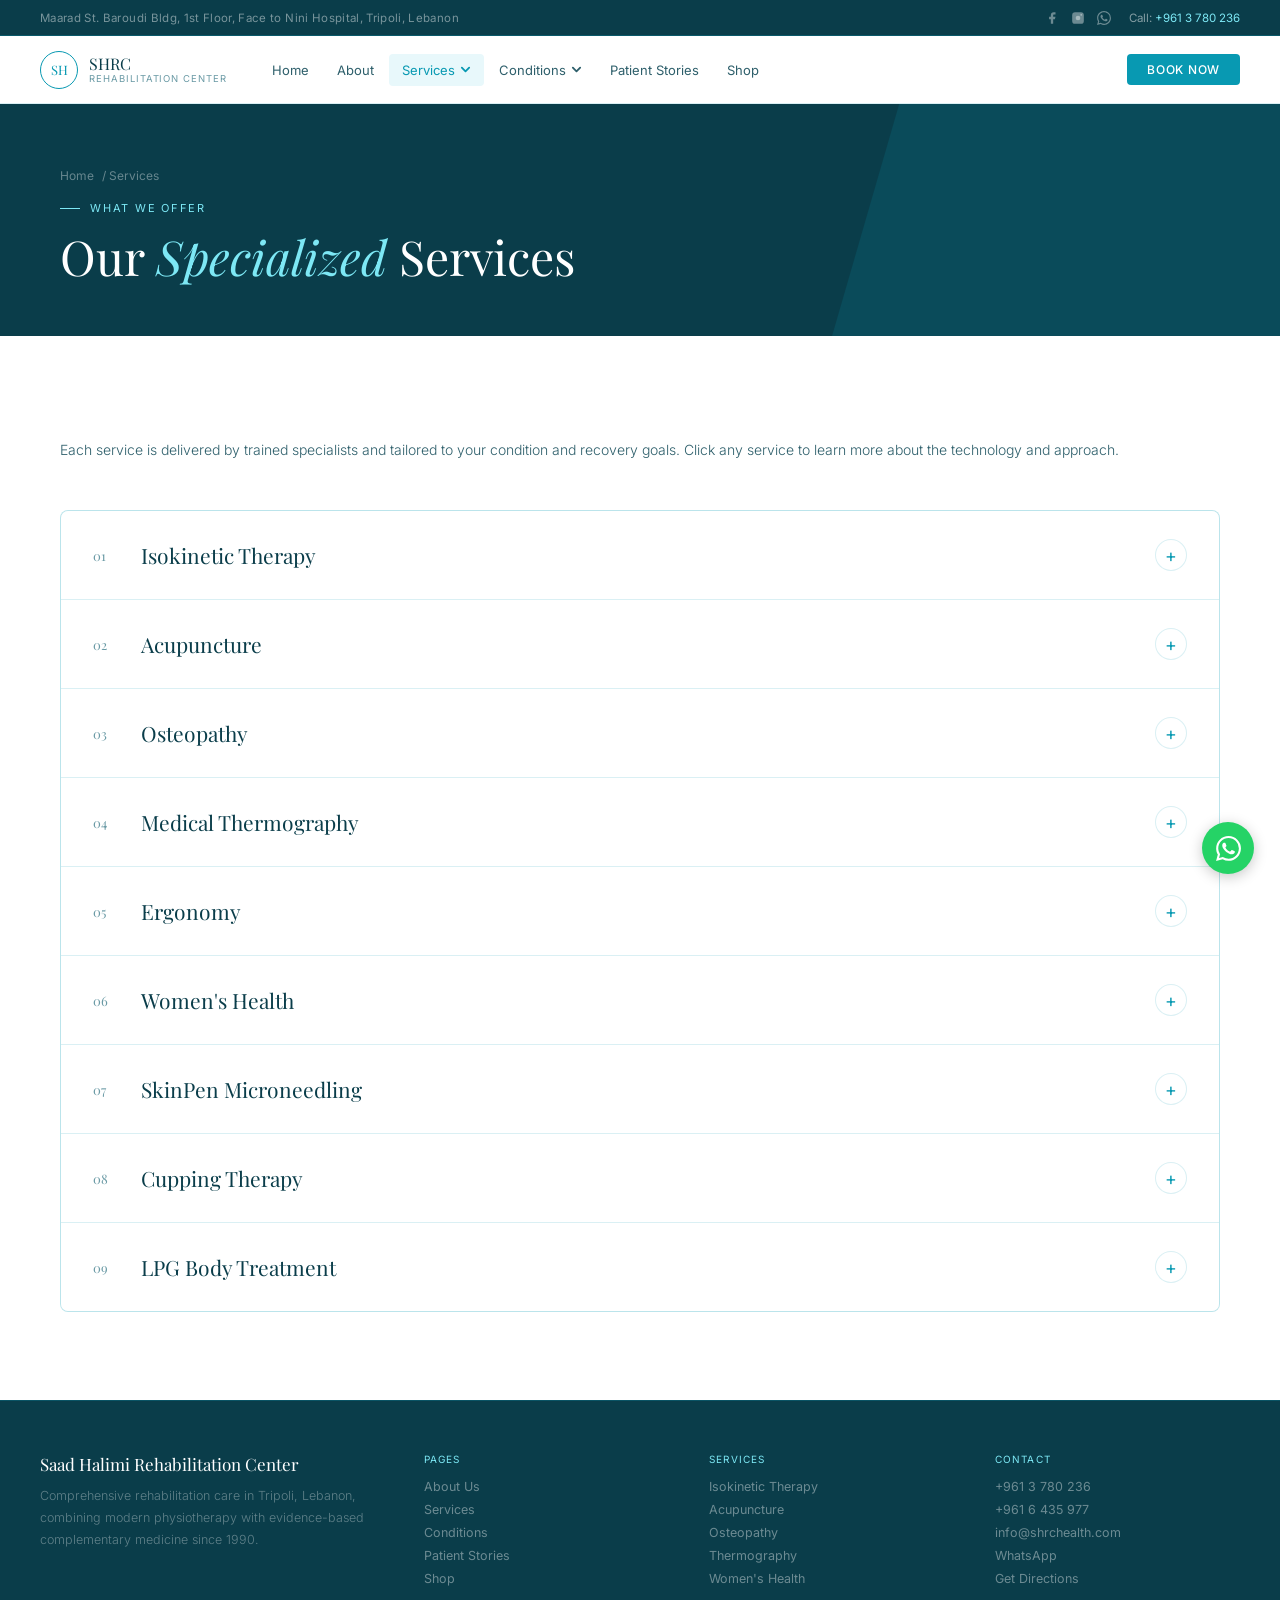
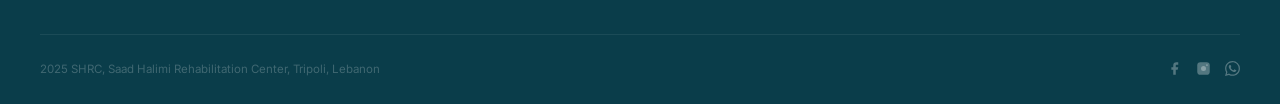
<file: services.html>
<!DOCTYPE html>
<html lang="en">
<head>
  <meta charset="UTF-8" />
  <meta name="viewport" content="width=device-width, initial-scale=1.0" />
  <title>Services - SHRC | Physiotherapy, Acupuncture, Osteopathy | Tripoli, Lebanon</title>
  <meta name="description" content="All services at SHRC Rehabilitation Center: Isokinetic Therapy, Acupuncture, Osteopathy, Medical Thermography, Ergonomy, Women's Health, SkinPen, Cupping, LPG Body Treatment." />
  <link rel="preconnect" href="https://fonts.googleapis.com" />
  <link rel="preconnect" href="https://fonts.gstatic.com" crossorigin />
  <link href="https://fonts.googleapis.com/css2?family=Playfair+Display:ital,wght@0,400;0,500;1,400&family=Inter:wght@300;400;500&display=swap" rel="stylesheet" />
  <link rel="stylesheet" href="style.css" />
  <style>
    .svc-list { display: flex; flex-direction: column; gap: 1px; background: var(--border); border: 1px solid var(--border); border-radius: 8px; overflow: hidden; }
    .svc-item { background: var(--white); }
    .svc-header { display: flex; align-items: center; gap: 20px; padding: 28px 32px; cursor: pointer; transition: background .2s; }
    .svc-header:hover { background: var(--pale); }
    .svc-num { font-family: var(--serif); font-size: 13px; color: var(--text-soft); width: 28px; flex-shrink: 0; }
    .svc-header-title { font-family: var(--serif); font-size: 21px; color: var(--navy); flex: 1; }
    .svc-header-sub { font-size: 13px; color: var(--text-soft); font-weight: 300; max-width: 420px; display: none; }
    .svc-toggle-btn { width: 32px; height: 32px; border-radius: 50%; border: 1px solid var(--border); display: flex; align-items: center; justify-content: center; flex-shrink: 0; font-size: 18px; color: var(--blue); transition: transform .25s, background .2s; background: var(--white); cursor: pointer; }
    .svc-item.open .svc-toggle-btn { transform: rotate(45deg); background: var(--pale); }
    .svc-body { display: none; border-top: 1px solid var(--border); background: var(--gray-bg); }
    .svc-item.open .svc-body { display: block; }
    .svc-body-inner { display: grid; grid-template-columns: 1fr 1fr; gap: 0; }
    .svc-img-col { background: var(--pale); border-right: 1px solid var(--border); min-height: 220px; display: flex; align-items: center; justify-content: center; flex-direction: column; gap: 10px; padding: 24px; }
    .svc-img-col img { width: 100%; height: 220px; object-fit: cover; display: block; }
    .svc-img-placeholder { display: flex; flex-direction: column; align-items: center; gap: 8px; color: var(--text-soft); font-size: 11.5px; letter-spacing: .06em; text-transform: uppercase; }
    .svc-img-placeholder svg { width: 36px; height: 36px; stroke: var(--blue); fill: none; stroke-width: 1.4; opacity: .4; }
    .svc-text-col { padding: 28px 32px; }
    .svc-detail-label { font-size: 10.5px; letter-spacing: .12em; text-transform: uppercase; color: var(--blue); margin-bottom: 10px; }
    .svc-detail-text { font-size: 13.5px; color: var(--text-mid); line-height: 1.82; font-weight: 300; margin-bottom: 18px; }
    .svc-tags { display: flex; flex-wrap: wrap; gap: 6px; margin-bottom: 20px; }
    .svc-tag { font-size: 11.5px; background: var(--white); border: 1px solid var(--border); border-radius: 99px; padding: 3px 11px; color: var(--blue); }
    .svc-wa { display: inline-flex; align-items: center; gap: 8px; background: #25d366; color: white; padding: 10px 20px; border-radius: 4px; font-size: 12px; font-weight: 500; transition: opacity .2s; }
    .svc-wa:hover { opacity: .88; }
    .svc-wa svg { width: 15px; height: 15px; fill: white; }
    @media (max-width: 768px) {
      .svc-body-inner { grid-template-columns: 1fr; }
      .svc-img-col { border-right: none; border-bottom: 1px solid var(--border); }
      .svc-header { padding: 20px; }
      .svc-text-col { padding: 20px; }
    }
  </style>
</head>
<body>

<div class="topbar">
  <span class="topbar-left">Maarad St. Baroudi Bldg, 1st Floor, Face to Nini Hospital, Tripoli, Lebanon</span>
  <div class="topbar-right">
    <div class="tb-socials">
      <a href="https://facebook.com/shrchealth" target="_blank" rel="noopener" aria-label="Facebook"><svg viewBox="0 0 24 24"><path d="M18 2h-3a5 5 0 00-5 5v3H7v4h3v8h4v-8h3l1-4h-4V7a1 1 0 011-1h3z"/></svg></a>
      <a href="https://instagram.com/shrchealth" target="_blank" rel="noopener" aria-label="Instagram"><svg viewBox="0 0 24 24"><rect x="2" y="2" width="20" height="20" rx="5"/><circle cx="12" cy="12" r="4"/><circle cx="17.5" cy="6.5" r="1.5"/></svg></a>
      <a href="https://wa.me/9613780236" target="_blank" rel="noopener" aria-label="WhatsApp"><svg viewBox="0 0 24 24"><path d="M17.472 14.382c-.297-.149-1.758-.867-2.03-.967-.273-.099-.471-.148-.67.15-.197.297-.767.966-.94 1.164-.173.199-.347.223-.644.075-.297-.15-1.255-.463-2.39-1.475-.883-.788-1.48-1.761-1.653-2.059-.173-.297-.018-.458.13-.606.134-.133.298-.347.446-.52.149-.174.198-.298.298-.497.099-.198.05-.371-.025-.52-.075-.149-.669-1.612-.916-2.207-.242-.579-.487-.5-.669-.51-.173-.008-.371-.01-.57-.01-.198 0-.52.074-.792.372-.272.297-1.04 1.016-1.04 2.479 0 1.462 1.065 2.875 1.213 3.074.149.198 2.096 3.2 5.077 4.487.709.306 1.262.489 1.694.625.712.227 1.36.195 1.871.118.571-.085 1.758-.719 2.006-1.413.248-.694.248-1.289.173-1.413-.074-.124-.272-.198-.57-.347m-5.421 7.403h-.004a9.87 9.87 0 01-5.031-1.378l-.361-.214-3.741.982.998-3.648-.235-.374a9.86 9.86 0 01-1.51-5.26c.001-5.45 4.436-9.884 9.888-9.884 2.64 0 5.122 1.03 6.988 2.898a9.825 9.825 0 012.893 6.994c-.003 5.45-4.437 9.884-9.885 9.884m8.413-18.297A11.815 11.815 0 0012.05 0C5.495 0 .16 5.335.157 11.892c0 2.096.547 4.142 1.588 5.945L.057 24l6.305-1.654a11.882 11.882 0 005.683 1.448h.005c6.554 0 11.89-5.335 11.893-11.893a11.821 11.821 0 00-3.48-8.413z"/></svg></a>
    </div>
    <span class="tb-phone">Call: <a href="tel:+9613780236">+961 3 780 236</a></span>
  </div>
</div>

<nav>
  <a href="index.html" class="nav-logo">
    <div class="nav-logo-badge">SH</div>
    <div><div class="nav-logo-name">SHRC</div><div class="nav-logo-sub">Rehabilitation Center</div></div>
  </a>
  <div class="nav-menu">
    <a class="nav-link" href="index.html">Home</a>
    <a class="nav-link" href="about.html">About</a>
    <div class="nav-item">
      <a class="nav-link active" href="services.html">Services <svg viewBox="0 0 12 12"><path d="M2 4l4 4 4-4" stroke-linecap="round" stroke-linejoin="round"/></svg></a>
      <div class="dropdown"><a href="services.html">All Services</a><hr class="dd-hr"/><a href="#isokinetic">Isokinetic Therapy</a><a href="#acupuncture">Acupuncture</a><a href="#osteopathy">Osteopathy</a><a href="#thermography">Medical Thermography</a><a href="#ergonomy">Ergonomy</a><a href="#womens">Women's Health</a><a href="#skinpen">SkinPen Microneedling</a><a href="#cupping">Cupping Therapy</a><a href="#lpg">LPG Body Treatment</a></div>
    </div>
    <div class="nav-item">
      <a class="nav-link" href="conditions.html">Conditions <svg viewBox="0 0 12 12"><path d="M2 4l4 4 4-4" stroke-linecap="round" stroke-linejoin="round"/></svg></a>
      <div class="dropdown" style="min-width:230px;"><span class="dd-label">Musculoskeletal</span><a href="conditions.html#back">Low Back Pain</a><a href="conditions.html#neck">Neck Pain</a><a href="conditions.html#knee">Knee Pain</a><a href="conditions.html#shoulder">Shoulder Pain</a><hr class="dd-hr"/><span class="dd-label">Other Conditions</span><a href="conditions.html#migraines">Migraines and Headaches</a><a href="conditions.html#sports">Sports Injuries</a><a href="conditions.html#surgical">Post-Surgical Recovery</a><a href="conditions.html#womens">Women's Health</a></div>
    </div>
    <a class="nav-link" href="cases.html">Patient Stories</a>
    <a class="nav-link" href="shop.html">Shop</a>
  </div>
  <div class="nav-actions"><a href="index.html#booking" class="btn-book">Book Now</a></div>
  <div class="hamburger" onclick="toggleMobile()" aria-label="Open menu"><span></span><span></span><span></span></div>
</nav>
<div class="mobile-nav" id="mobileNav">
  <a href="index.html" onclick="closeMobile()">Home</a>
  <a href="about.html" onclick="closeMobile()">About</a>
  <a href="services.html" onclick="closeMobile()">Services</a>
  <a href="conditions.html" onclick="closeMobile()">Conditions</a>
  <a href="cases.html" onclick="closeMobile()">Patient Stories</a>
  <a href="shop.html" onclick="closeMobile()">Shop</a>
  <a href="index.html#booking" onclick="closeMobile()">Book an Appointment</a>
</div>

<div class="page-hero">
  <div class="page-hero-inner">
    <div class="breadcrumb"><a href="index.html">Home</a> / Services</div>
    <div class="page-eyebrow">What We Offer</div>
    <h1 class="page-title">Our <em>Specialized</em> Services</h1>
  </div>
</div>

<section class="sec" style="background:var(--white)">
  <div class="sec-inner">
    <div class="sec-hd fade"><p class="sec-sub" style="max-width:100%">Each service is delivered by trained specialists and tailored to your condition and recovery goals. Click any service to learn more about the technology and approach.</p></div>
    <div class="svc-list fade">

      <!-- 01 ISOKINETIC -->
      <div class="svc-item" id="isokinetic">
        <div class="svc-header" onclick="toggleSvc(this)">
          <div class="svc-num">01</div>
          <div class="svc-header-title">Isokinetic Therapy</div>
          <div class="svc-toggle-btn">+</div>
        </div>
        <div class="svc-body">
          <div class="svc-body-inner">
            <div class="svc-img-col">
              <!-- Replace with: <img src="images/isokinetic.jpg" alt="HUMAC NORM isokinetic machine at SHRC"> -->
              <div class="svc-img-placeholder"><svg viewBox="0 0 24 24"><rect x="3" y="3" width="18" height="18" rx="2"/><circle cx="8.5" cy="8.5" r="1.5"/><polyline points="21 15 16 10 5 21"/></svg>Photo coming soon</div>
            </div>
            <div class="svc-text-col">
              <div class="svc-detail-label">About the technology</div>
              <div class="svc-detail-text">The HUMAC NORM by CSMi is the gold standard in isokinetic evaluation and rehabilitation, trusted by major hospitals including Massachusetts General Hospital. It measures the force your muscles produce through a full range of motion, identifying exactly where weakness or imbalance exists. This data guides your entire treatment plan and objectively proves your progress at discharge. We have used this system since 1987.</div>
              <div class="svc-tags"><span class="svc-tag">HUMAC NORM</span><span class="svc-tag">CSMi Technology</span><span class="svc-tag">Muscle testing</span><span class="svc-tag">Sports rehabilitation</span><span class="svc-tag">Objective measurement</span></div>
              <a href="https://wa.me/9613780236?text=Hi%2C%20I%27d%20like%20to%20book%20an%20appointment%20for%20Isokinetic%20Therapy." class="svc-wa" target="_blank"><svg viewBox="0 0 24 24"><path d="M17.472 14.382c-.297-.149-1.758-.867-2.03-.967-.273-.099-.471-.148-.67.15-.197.297-.767.966-.94 1.164-.173.199-.347.223-.644.075-.297-.15-1.255-.463-2.39-1.475-.883-.788-1.48-1.761-1.653-2.059-.173-.297-.018-.458.13-.606.134-.133.298-.347.446-.52.149-.174.198-.298.298-.497.099-.198.05-.371-.025-.52-.075-.149-.669-1.612-.916-2.207-.242-.579-.487-.5-.669-.51-.173-.008-.371-.01-.57-.01-.198 0-.52.074-.792.372-.272.297-1.04 1.016-1.04 2.479 0 1.462 1.065 2.875 1.213 3.074.149.198 2.096 3.2 5.077 4.487.709.306 1.262.489 1.694.625.712.227 1.36.195 1.871.118.571-.085 1.758-.719 2.006-1.413.248-.694.248-1.289.173-1.413-.074-.124-.272-.198-.57-.347m-5.421 7.403h-.004a9.87 9.87 0 01-5.031-1.378l-.361-.214-3.741.982.998-3.648-.235-.374a9.86 9.86 0 01-1.51-5.26c.001-5.45 4.436-9.884 9.888-9.884 2.64 0 5.122 1.03 6.988 2.898a9.825 9.825 0 012.893 6.994c-.003 5.45-4.437 9.884-9.885 9.884m8.413-18.297A11.815 11.815 0 0012.05 0C5.495 0 .16 5.335.157 11.892c0 2.096.547 4.142 1.588 5.945L.057 24l6.305-1.654a11.882 11.882 0 005.683 1.448h.005c6.554 0 11.89-5.335 11.893-11.893a11.821 11.821 0 00-3.48-8.413z"/></svg>Book on WhatsApp</a>
            </div>
          </div>
        </div>
      </div>

      <!-- 02 ACUPUNCTURE -->
      <div class="svc-item" id="acupuncture">
        <div class="svc-header" onclick="toggleSvc(this)">
          <div class="svc-num">02</div>
          <div class="svc-header-title">Acupuncture</div>
          <div class="svc-toggle-btn">+</div>
        </div>
        <div class="svc-body">
          <div class="svc-body-inner">
            <div class="svc-img-col"><div class="svc-img-placeholder"><svg viewBox="0 0 24 24"><rect x="3" y="3" width="18" height="18" rx="2"/><circle cx="8.5" cy="8.5" r="1.5"/><polyline points="21 15 16 10 5 21"/></svg>Photo coming soon</div></div>
            <div class="svc-text-col">
              <div class="svc-detail-label">Chinese and Japanese Acupuncture</div>
              <div class="svc-detail-text">Acupuncture increases the body's release of natural painkillers in the pain pathways of both the spinal cord and brain, modifying the way pain signals are received. Japanese Acupuncture specifically uses reflective points to release Active and Latent Trigger Points, reducing structural imbalance throughout the body. Beyond pain relief, it has positive effects on digestion, stress, sleep, and overall function. Dr. Saad is licensed from both USJ Lebanon and Tianjin TCM University, China.</div>
              <div class="svc-tags"><span class="svc-tag">Japanese Acupuncture</span><span class="svc-tag">Chinese Acupuncture</span><span class="svc-tag">Trigger point release</span><span class="svc-tag">Pain management</span></div>
              <a href="https://wa.me/9613780236?text=Hi%2C%20I%27d%20like%20to%20book%20an%20Acupuncture%20appointment." class="svc-wa" target="_blank"><svg viewBox="0 0 24 24"><path d="M17.472 14.382c-.297-.149-1.758-.867-2.03-.967-.273-.099-.471-.148-.67.15-.197.297-.767.966-.94 1.164-.173.199-.347.223-.644.075-.297-.15-1.255-.463-2.39-1.475-.883-.788-1.48-1.761-1.653-2.059-.173-.297-.018-.458.13-.606.134-.133.298-.347.446-.52.149-.174.198-.298.298-.497.099-.198.05-.371-.025-.52-.075-.149-.669-1.612-.916-2.207-.242-.579-.487-.5-.669-.51-.173-.008-.371-.01-.57-.01-.198 0-.52.074-.792.372-.272.297-1.04 1.016-1.04 2.479 0 1.462 1.065 2.875 1.213 3.074.149.198 2.096 3.2 5.077 4.487.709.306 1.262.489 1.694.625.712.227 1.36.195 1.871.118.571-.085 1.758-.719 2.006-1.413.248-.694.248-1.289.173-1.413-.074-.124-.272-.198-.57-.347m-5.421 7.403h-.004a9.87 9.87 0 01-5.031-1.378l-.361-.214-3.741.982.998-3.648-.235-.374a9.86 9.86 0 01-1.51-5.26c.001-5.45 4.436-9.884 9.888-9.884 2.64 0 5.122 1.03 6.988 2.898a9.825 9.825 0 012.893 6.994c-.003 5.45-4.437 9.884-9.885 9.884m8.413-18.297A11.815 11.815 0 0012.05 0C5.495 0 .16 5.335.157 11.892c0 2.096.547 4.142 1.588 5.945L.057 24l6.305-1.654a11.882 11.882 0 005.683 1.448h.005c6.554 0 11.89-5.335 11.893-11.893a11.821 11.821 0 00-3.48-8.413z"/></svg>Book on WhatsApp</a>
            </div>
          </div>
        </div>
      </div>

      <!-- 03 OSTEOPATHY -->
      <div class="svc-item" id="osteopathy">
        <div class="svc-header" onclick="toggleSvc(this)">
          <div class="svc-num">03</div>
          <div class="svc-header-title">Osteopathy</div>
          <div class="svc-toggle-btn">+</div>
        </div>
        <div class="svc-body">
          <div class="svc-body-inner">
            <div class="svc-img-col"><div class="svc-img-placeholder"><svg viewBox="0 0 24 24"><rect x="3" y="3" width="18" height="18" rx="2"/><circle cx="8.5" cy="8.5" r="1.5"/><polyline points="21 15 16 10 5 21"/></svg>Photo coming soon</div></div>
            <div class="svc-text-col">
              <div class="svc-detail-label">Holistic body treatment</div>
              <div class="svc-detail-text">Osteopathy treats the entire body as a connected system. Spinal blockages cause muscle tension, headaches, shoulder and back pain. Vertebral restrictions can lead to digestive disorders and heartburn. Pelvic torsion causes menstrual and bladder dysfunction. Manipulation uses measured movements of varying speed, force, and distance to reposition joints, reducing pain and restoring flexibility and alignment. Dr. Saad holds a Master's degree in Manual Therapy and Osteopathy.</div>
              <div class="svc-tags"><span class="svc-tag">Spinal manipulation</span><span class="svc-tag">Pelvic alignment</span><span class="svc-tag">Holistic approach</span><span class="svc-tag">Manual therapy</span></div>
              <a href="https://wa.me/9613780236?text=Hi%2C%20I%27d%20like%20to%20book%20an%20Osteopathy%20appointment." class="svc-wa" target="_blank"><svg viewBox="0 0 24 24"><path d="M17.472 14.382c-.297-.149-1.758-.867-2.03-.967-.273-.099-.471-.148-.67.15-.197.297-.767.966-.94 1.164-.173.199-.347.223-.644.075-.297-.15-1.255-.463-2.39-1.475-.883-.788-1.48-1.761-1.653-2.059-.173-.297-.018-.458.13-.606.134-.133.298-.347.446-.52.149-.174.198-.298.298-.497.099-.198.05-.371-.025-.52-.075-.149-.669-1.612-.916-2.207-.242-.579-.487-.5-.669-.51-.173-.008-.371-.01-.57-.01-.198 0-.52.074-.792.372-.272.297-1.04 1.016-1.04 2.479 0 1.462 1.065 2.875 1.213 3.074.149.198 2.096 3.2 5.077 4.487.709.306 1.262.489 1.694.625.712.227 1.36.195 1.871.118.571-.085 1.758-.719 2.006-1.413.248-.694.248-1.289.173-1.413-.074-.124-.272-.198-.57-.347m-5.421 7.403h-.004a9.87 9.87 0 01-5.031-1.378l-.361-.214-3.741.982.998-3.648-.235-.374a9.86 9.86 0 01-1.51-5.26c.001-5.45 4.436-9.884 9.888-9.884 2.64 0 5.122 1.03 6.988 2.898a9.825 9.825 0 012.893 6.994c-.003 5.45-4.437 9.884-9.885 9.884m8.413-18.297A11.815 11.815 0 0012.05 0C5.495 0 .16 5.335.157 11.892c0 2.096.547 4.142 1.588 5.945L.057 24l6.305-1.654a11.882 11.882 0 005.683 1.448h.005c6.554 0 11.89-5.335 11.893-11.893a11.821 11.821 0 00-3.48-8.413z"/></svg>Book on WhatsApp</a>
            </div>
          </div>
        </div>
      </div>

      <!-- 04 THERMOGRAPHY -->
      <div class="svc-item" id="thermography">
        <div class="svc-header" onclick="toggleSvc(this)">
          <div class="svc-num">04</div>
          <div class="svc-header-title">Medical Thermography</div>
          <div class="svc-toggle-btn">+</div>
        </div>
        <div class="svc-body">
          <div class="svc-body-inner">
            <div class="svc-img-col"><div class="svc-img-placeholder"><svg viewBox="0 0 24 24"><rect x="3" y="3" width="18" height="18" rx="2"/><circle cx="8.5" cy="8.5" r="1.5"/><polyline points="21 15 16 10 5 21"/></svg>Photo coming soon</div></div>
            <div class="svc-text-col">
              <div class="svc-detail-label">Visualize pain with infrared imaging</div>
              <div class="svc-detail-text">Medical Thermography is an infrared imaging diagnostic technology that identifies pain and disease quickly and safely, without radiation. It detects temperature differences on the body surface caused by inflammation, nerve damage, or vascular issues. Think of it as making the invisible visible: you can see where pain originates before treatment starts, allowing for a more targeted and effective recovery plan.</div>
              <div class="svc-tags"><span class="svc-tag">Infrared imaging</span><span class="svc-tag">No radiation</span><span class="svc-tag">Pre-treatment diagnosis</span><span class="svc-tag">Pain visualization</span></div>
              <a href="https://wa.me/9613780236?text=Hi%2C%20I%27d%20like%20to%20book%20a%20Medical%20Thermography%20session." class="svc-wa" target="_blank"><svg viewBox="0 0 24 24"><path d="M17.472 14.382c-.297-.149-1.758-.867-2.03-.967-.273-.099-.471-.148-.67.15-.197.297-.767.966-.94 1.164-.173.199-.347.223-.644.075-.297-.15-1.255-.463-2.39-1.475-.883-.788-1.48-1.761-1.653-2.059-.173-.297-.018-.458.13-.606.134-.133.298-.347.446-.52.149-.174.198-.298.298-.497.099-.198.05-.371-.025-.52-.075-.149-.669-1.612-.916-2.207-.242-.579-.487-.5-.669-.51-.173-.008-.371-.01-.57-.01-.198 0-.52.074-.792.372-.272.297-1.04 1.016-1.04 2.479 0 1.462 1.065 2.875 1.213 3.074.149.198 2.096 3.2 5.077 4.487.709.306 1.262.489 1.694.625.712.227 1.36.195 1.871.118.571-.085 1.758-.719 2.006-1.413.248-.694.248-1.289.173-1.413-.074-.124-.272-.198-.57-.347m-5.421 7.403h-.004a9.87 9.87 0 01-5.031-1.378l-.361-.214-3.741.982.998-3.648-.235-.374a9.86 9.86 0 01-1.51-5.26c.001-5.45 4.436-9.884 9.888-9.884 2.64 0 5.122 1.03 6.988 2.898a9.825 9.825 0 012.893 6.994c-.003 5.45-4.437 9.884-9.885 9.884m8.413-18.297A11.815 11.815 0 0012.05 0C5.495 0 .16 5.335.157 11.892c0 2.096.547 4.142 1.588 5.945L.057 24l6.305-1.654a11.882 11.882 0 005.683 1.448h.005c6.554 0 11.89-5.335 11.893-11.893a11.821 11.821 0 00-3.48-8.413z"/></svg>Book on WhatsApp</a>
            </div>
          </div>
        </div>
      </div>

      <!-- 05 ERGONOMY -->
      <div class="svc-item" id="ergonomy">
        <div class="svc-header" onclick="toggleSvc(this)">
          <div class="svc-num">05</div>
          <div class="svc-header-title">Ergonomy</div>
          <div class="svc-toggle-btn">+</div>
        </div>
        <div class="svc-body">
          <div class="svc-body-inner">
            <div class="svc-img-col"><div class="svc-img-placeholder"><svg viewBox="0 0 24 24"><rect x="3" y="3" width="18" height="18" rx="2"/><circle cx="8.5" cy="8.5" r="1.5"/><polyline points="21 15 16 10 5 21"/></svg>Photo coming soon</div></div>
            <div class="svc-text-col">
              <div class="svc-detail-label">Prevention before treatment</div>
              <div class="svc-detail-text">Primary Prevention: we evaluate your workplace, sleep habits, and daily activities to identify risk factors for musculoskeletal problems, then recommend ergonomic tools and posture corrections to keep you healthy. Secondary Prevention: once a problem exists, we recommend ergonomic products adapted to your specific situation to prevent relapse. Products cover workplace setup (chair, desk, computer), sleeping position, daily activities, and environment.</div>
              <div class="svc-tags"><span class="svc-tag">Workplace assessment</span><span class="svc-tag">Posture correction</span><span class="svc-tag">Injury prevention</span><span class="svc-tag">Ergonomic products</span></div>
              <a href="https://wa.me/9613780236?text=Hi%2C%20I%27d%20like%20to%20book%20an%20Ergonomy%20consultation." class="svc-wa" target="_blank"><svg viewBox="0 0 24 24"><path d="M17.472 14.382c-.297-.149-1.758-.867-2.03-.967-.273-.099-.471-.148-.67.15-.197.297-.767.966-.94 1.164-.173.199-.347.223-.644.075-.297-.15-1.255-.463-2.39-1.475-.883-.788-1.48-1.761-1.653-2.059-.173-.297-.018-.458.13-.606.134-.133.298-.347.446-.52.149-.174.198-.298.298-.497.099-.198.05-.371-.025-.52-.075-.149-.669-1.612-.916-2.207-.242-.579-.487-.5-.669-.51-.173-.008-.371-.01-.57-.01-.198 0-.52.074-.792.372-.272.297-1.04 1.016-1.04 2.479 0 1.462 1.065 2.875 1.213 3.074.149.198 2.096 3.2 5.077 4.487.709.306 1.262.489 1.694.625.712.227 1.36.195 1.871.118.571-.085 1.758-.719 2.006-1.413.248-.694.248-1.289.173-1.413-.074-.124-.272-.198-.57-.347m-5.421 7.403h-.004a9.87 9.87 0 01-5.031-1.378l-.361-.214-3.741.982.998-3.648-.235-.374a9.86 9.86 0 01-1.51-5.26c.001-5.45 4.436-9.884 9.888-9.884 2.64 0 5.122 1.03 6.988 2.898a9.825 9.825 0 012.893 6.994c-.003 5.45-4.437 9.884-9.885 9.884m8.413-18.297A11.815 11.815 0 0012.05 0C5.495 0 .16 5.335.157 11.892c0 2.096.547 4.142 1.588 5.945L.057 24l6.305-1.654a11.882 11.882 0 005.683 1.448h.005c6.554 0 11.89-5.335 11.893-11.893a11.821 11.821 0 00-3.48-8.413z"/></svg>Book on WhatsApp</a>
            </div>
          </div>
        </div>
      </div>

      <!-- 06 WOMEN'S HEALTH -->
      <div class="svc-item" id="womens">
        <div class="svc-header" onclick="toggleSvc(this)">
          <div class="svc-num">06</div>
          <div class="svc-header-title">Women's Health</div>
          <div class="svc-toggle-btn">+</div>
        </div>
        <div class="svc-body">
          <div class="svc-body-inner">
            <div class="svc-img-col"><div class="svc-img-placeholder"><svg viewBox="0 0 24 24"><rect x="3" y="3" width="18" height="18" rx="2"/><circle cx="8.5" cy="8.5" r="1.5"/><polyline points="21 15 16 10 5 21"/></svg>Photo coming soon</div></div>
            <div class="svc-text-col">
              <div class="svc-detail-label">Pelvic floor rehabilitation</div>
              <div class="svc-detail-text">Pelvic muscle rehabilitation prevents and treats involuntary urine leakage caused by laughing, coughing, or exercise. We also treat feelings of heaviness or pressure in the lower abdomen (signs of uterine or bladder prolapse), pain during sexual intercourse (dyspareunia or vaginismus), and back pains linked to the menstrual cycle. Our role is to strengthen the pelvic muscles, improve their effectiveness, control leakage, and relieve pressure and pain, in a private and respectful setting.</div>
              <div class="svc-tags"><span class="svc-tag">Pelvic floor rehab</span><span class="svc-tag">Incontinence</span><span class="svc-tag">Dyspareunia</span><span class="svc-tag">Private setting</span></div>
              <a href="https://wa.me/9613780236?text=Hi%2C%20I%27d%20like%20to%20inquire%20about%20the%20Women%27s%20Health%20program." class="svc-wa" target="_blank"><svg viewBox="0 0 24 24"><path d="M17.472 14.382c-.297-.149-1.758-.867-2.03-.967-.273-.099-.471-.148-.67.15-.197.297-.767.966-.94 1.164-.173.199-.347.223-.644.075-.297-.15-1.255-.463-2.39-1.475-.883-.788-1.48-1.761-1.653-2.059-.173-.297-.018-.458.13-.606.134-.133.298-.347.446-.52.149-.174.198-.298.298-.497.099-.198.05-.371-.025-.52-.075-.149-.669-1.612-.916-2.207-.242-.579-.487-.5-.669-.51-.173-.008-.371-.01-.57-.01-.198 0-.52.074-.792.372-.272.297-1.04 1.016-1.04 2.479 0 1.462 1.065 2.875 1.213 3.074.149.198 2.096 3.2 5.077 4.487.709.306 1.262.489 1.694.625.712.227 1.36.195 1.871.118.571-.085 1.758-.719 2.006-1.413.248-.694.248-1.289.173-1.413-.074-.124-.272-.198-.57-.347m-5.421 7.403h-.004a9.87 9.87 0 01-5.031-1.378l-.361-.214-3.741.982.998-3.648-.235-.374a9.86 9.86 0 01-1.51-5.26c.001-5.45 4.436-9.884 9.888-9.884 2.64 0 5.122 1.03 6.988 2.898a9.825 9.825 0 012.893 6.994c-.003 5.45-4.437 9.884-9.885 9.884m8.413-18.297A11.815 11.815 0 0012.05 0C5.495 0 .16 5.335.157 11.892c0 2.096.547 4.142 1.588 5.945L.057 24l6.305-1.654a11.882 11.882 0 005.683 1.448h.005c6.554 0 11.89-5.335 11.893-11.893a11.821 11.821 0 00-3.48-8.413z"/></svg>Book on WhatsApp</a>
            </div>
          </div>
        </div>
      </div>

      <!-- 07 SKINPEN -->
      <div class="svc-item" id="skinpen">
        <div class="svc-header" onclick="toggleSvc(this)">
          <div class="svc-num">07</div>
          <div class="svc-header-title">SkinPen Microneedling</div>
          <div class="svc-toggle-btn">+</div>
        </div>
        <div class="svc-body">
          <div class="svc-body-inner">
            <div class="svc-img-col"><div class="svc-img-placeholder"><svg viewBox="0 0 24 24"><rect x="3" y="3" width="18" height="18" rx="2"/><circle cx="8.5" cy="8.5" r="1.5"/><polyline points="21 15 16 10 5 21"/></svg>Photo coming soon</div></div>
            <div class="svc-text-col">
              <div class="svc-detail-label">FDA-cleared skin rejuvenation</div>
              <div class="svc-detail-text">SkinPen is the world's first FDA-cleared microneedling device. It works by creating micro-channels in the skin that stimulate the body's natural collagen and elastin production, rejuvenating from the inside out. Clinically proven to improve the appearance of acne scars on the face and wrinkles on the neck, with results lasting up to six months. Treatment is quick with little to no downtime and is safe for all skin types.</div>
              <div class="svc-tags"><span class="svc-tag">FDA-cleared</span><span class="svc-tag">Collagen induction</span><span class="svc-tag">Acne scars</span><span class="svc-tag">Anti-wrinkle</span><span class="svc-tag">No downtime</span></div>
              <a href="https://wa.me/9613780236?text=Hi%2C%20I%27d%20like%20to%20book%20a%20SkinPen%20Microneedling%20session." class="svc-wa" target="_blank"><svg viewBox="0 0 24 24"><path d="M17.472 14.382c-.297-.149-1.758-.867-2.03-.967-.273-.099-.471-.148-.67.15-.197.297-.767.966-.94 1.164-.173.199-.347.223-.644.075-.297-.15-1.255-.463-2.39-1.475-.883-.788-1.48-1.761-1.653-2.059-.173-.297-.018-.458.13-.606.134-.133.298-.347.446-.52.149-.174.198-.298.298-.497.099-.198.05-.371-.025-.52-.075-.149-.669-1.612-.916-2.207-.242-.579-.487-.5-.669-.51-.173-.008-.371-.01-.57-.01-.198 0-.52.074-.792.372-.272.297-1.04 1.016-1.04 2.479 0 1.462 1.065 2.875 1.213 3.074.149.198 2.096 3.2 5.077 4.487.709.306 1.262.489 1.694.625.712.227 1.36.195 1.871.118.571-.085 1.758-.719 2.006-1.413.248-.694.248-1.289.173-1.413-.074-.124-.272-.198-.57-.347m-5.421 7.403h-.004a9.87 9.87 0 01-5.031-1.378l-.361-.214-3.741.982.998-3.648-.235-.374a9.86 9.86 0 01-1.51-5.26c.001-5.45 4.436-9.884 9.888-9.884 2.64 0 5.122 1.03 6.988 2.898a9.825 9.825 0 012.893 6.994c-.003 5.45-4.437 9.884-9.885 9.884m8.413-18.297A11.815 11.815 0 0012.05 0C5.495 0 .16 5.335.157 11.892c0 2.096.547 4.142 1.588 5.945L.057 24l6.305-1.654a11.882 11.882 0 005.683 1.448h.005c6.554 0 11.89-5.335 11.893-11.893a11.821 11.821 0 00-3.48-8.413z"/></svg>Book on WhatsApp</a>
            </div>
          </div>
        </div>
      </div>

      <!-- 08 CUPPING -->
      <div class="svc-item" id="cupping">
        <div class="svc-header" onclick="toggleSvc(this)">
          <div class="svc-num">08</div>
          <div class="svc-header-title">Cupping Therapy</div>
          <div class="svc-toggle-btn">+</div>
        </div>
        <div class="svc-body">
          <div class="svc-body-inner">
            <div class="svc-img-col"><div class="svc-img-placeholder"><svg viewBox="0 0 24 24"><rect x="3" y="3" width="18" height="18" rx="2"/><circle cx="8.5" cy="8.5" r="1.5"/><polyline points="21 15 16 10 5 21"/></svg>Photo coming soon</div></div>
            <div class="svc-text-col">
              <div class="svc-detail-label">Traditional cupping therapy</div>
              <div class="svc-detail-text">Cupping therapy uses suction cups placed on the skin to create negative pressure, drawing blood flow to the area. This enhances local circulation and oxygen delivery, removes toxins and stagnant blood from tissue, and stimulates the immune system. Effective for reducing back pain, migraines, muscle tension, and chronic inflammation. Increasingly popular among professional athletes worldwide for recovery and performance.</div>
              <div class="svc-tags"><span class="svc-tag">Blood circulation</span><span class="svc-tag">Detox</span><span class="svc-tag">Pain relief</span><span class="svc-tag">Muscle recovery</span></div>
              <a href="https://wa.me/9613780236?text=Hi%2C%20I%27d%20like%20to%20book%20a%20Cupping%20Therapy%20session." class="svc-wa" target="_blank"><svg viewBox="0 0 24 24"><path d="M17.472 14.382c-.297-.149-1.758-.867-2.03-.967-.273-.099-.471-.148-.67.15-.197.297-.767.966-.94 1.164-.173.199-.347.223-.644.075-.297-.15-1.255-.463-2.39-1.475-.883-.788-1.48-1.761-1.653-2.059-.173-.297-.018-.458.13-.606.134-.133.298-.347.446-.52.149-.174.198-.298.298-.497.099-.198.05-.371-.025-.52-.075-.149-.669-1.612-.916-2.207-.242-.579-.487-.5-.669-.51-.173-.008-.371-.01-.57-.01-.198 0-.52.074-.792.372-.272.297-1.04 1.016-1.04 2.479 0 1.462 1.065 2.875 1.213 3.074.149.198 2.096 3.2 5.077 4.487.709.306 1.262.489 1.694.625.712.227 1.36.195 1.871.118.571-.085 1.758-.719 2.006-1.413.248-.694.248-1.289.173-1.413-.074-.124-.272-.198-.57-.347m-5.421 7.403h-.004a9.87 9.87 0 01-5.031-1.378l-.361-.214-3.741.982.998-3.648-.235-.374a9.86 9.86 0 01-1.51-5.26c.001-5.45 4.436-9.884 9.888-9.884 2.64 0 5.122 1.03 6.988 2.898a9.825 9.825 0 012.893 6.994c-.003 5.45-4.437 9.884-9.885 9.884m8.413-18.297A11.815 11.815 0 0012.05 0C5.495 0 .16 5.335.157 11.892c0 2.096.547 4.142 1.588 5.945L.057 24l6.305-1.654a11.882 11.882 0 005.683 1.448h.005c6.554 0 11.89-5.335 11.893-11.893a11.821 11.821 0 00-3.48-8.413z"/></svg>Book on WhatsApp</a>
            </div>
          </div>
        </div>
      </div>

      <!-- 09 LPG -->
      <div class="svc-item" id="lpg">
        <div class="svc-header" onclick="toggleSvc(this)">
          <div class="svc-num">09</div>
          <div class="svc-header-title">LPG Body Treatment</div>
          <div class="svc-toggle-btn">+</div>
        </div>
        <div class="svc-body">
          <div class="svc-body-inner">
            <div class="svc-img-col"><div class="svc-img-placeholder"><svg viewBox="0 0 24 24"><rect x="3" y="3" width="18" height="18" rx="2"/><circle cx="8.5" cy="8.5" r="1.5"/><polyline points="21 15 16 10 5 21"/></svg>Photo coming soon</div></div>
            <div class="svc-text-col">
              <div class="svc-detail-label">LPG Endermologie body treatment</div>
              <div class="svc-detail-text">LPG Endermologie is a non-invasive mechanical massage technique using motorized rollers and suction to stimulate the skin and underlying tissue. It reduces cellulite by breaking down fat cell clusters, tightens loose skin, boosts lymphatic drainage to reduce bloating and water retention, and sculpts body contours. Muscles are deeply relaxed, leaving skin visibly smoother, firmer, and more toned. Approved by the FDA and requires no downtime.</div>
              <div class="svc-tags"><span class="svc-tag">LPG Endermologie</span><span class="svc-tag">Anti-cellulite</span><span class="svc-tag">Body sculpting</span><span class="svc-tag">Lymphatic drainage</span><span class="svc-tag">FDA approved</span></div>
              <a href="https://wa.me/9613780236?text=Hi%2C%20I%27d%20like%20to%20book%20an%20LPG%20Body%20Treatment%20session." class="svc-wa" target="_blank"><svg viewBox="0 0 24 24"><path d="M17.472 14.382c-.297-.149-1.758-.867-2.03-.967-.273-.099-.471-.148-.67.15-.197.297-.767.966-.94 1.164-.173.199-.347.223-.644.075-.297-.15-1.255-.463-2.39-1.475-.883-.788-1.48-1.761-1.653-2.059-.173-.297-.018-.458.13-.606.134-.133.298-.347.446-.52.149-.174.198-.298.298-.497.099-.198.05-.371-.025-.52-.075-.149-.669-1.612-.916-2.207-.242-.579-.487-.5-.669-.51-.173-.008-.371-.01-.57-.01-.198 0-.52.074-.792.372-.272.297-1.04 1.016-1.04 2.479 0 1.462 1.065 2.875 1.213 3.074.149.198 2.096 3.2 5.077 4.487.709.306 1.262.489 1.694.625.712.227 1.36.195 1.871.118.571-.085 1.758-.719 2.006-1.413.248-.694.248-1.289.173-1.413-.074-.124-.272-.198-.57-.347m-5.421 7.403h-.004a9.87 9.87 0 01-5.031-1.378l-.361-.214-3.741.982.998-3.648-.235-.374a9.86 9.86 0 01-1.51-5.26c.001-5.45 4.436-9.884 9.888-9.884 2.64 0 5.122 1.03 6.988 2.898a9.825 9.825 0 012.893 6.994c-.003 5.45-4.437 9.884-9.885 9.884m8.413-18.297A11.815 11.815 0 0012.05 0C5.495 0 .16 5.335.157 11.892c0 2.096.547 4.142 1.588 5.945L.057 24l6.305-1.654a11.882 11.882 0 005.683 1.448h.005c6.554 0 11.89-5.335 11.893-11.893a11.821 11.821 0 00-3.48-8.413z"/></svg>Book on WhatsApp</a>
            </div>
          </div>
        </div>
      </div>

    </div>
  </div>
</section>

<footer>
  <div class="ft-top">
    <div><div class="ft-brand">Saad Halimi Rehabilitation Center</div><p class="ft-desc">Comprehensive rehabilitation care in Tripoli, Lebanon, combining modern physiotherapy with evidence-based complementary medicine since 1990.</p></div>
    <div class="ft-col"><div class="ft-col-title">Pages</div><a href="about.html">About Us</a><a href="services.html">Services</a><a href="conditions.html">Conditions</a><a href="cases.html">Patient Stories</a><a href="shop.html">Shop</a></div>
    <div class="ft-col"><div class="ft-col-title">Services</div><a href="#isokinetic">Isokinetic Therapy</a><a href="#acupuncture">Acupuncture</a><a href="#osteopathy">Osteopathy</a><a href="#thermography">Thermography</a><a href="#womens">Women's Health</a></div>
    <div class="ft-col"><div class="ft-col-title">Contact</div><a href="tel:+9613780236">+961 3 780 236</a><a href="tel:+9616435977">+961 6 435 977</a><a href="mailto:info@shrchealth.com">info@shrchealth.com</a><a href="https://wa.me/9613780236">WhatsApp</a><a href="https://maps.google.com/?q=34.436079,35.831433" target="_blank">Get Directions</a></div>
  </div>
  <div class="ft-bottom">
    <span class="ft-copy">2025 SHRC, Saad Halimi Rehabilitation Center, Tripoli, Lebanon</span>
    <div class="ft-soc">
      <a href="https://facebook.com/shrchealth" target="_blank" aria-label="Facebook"><svg viewBox="0 0 24 24"><path d="M18 2h-3a5 5 0 00-5 5v3H7v4h3v8h4v-8h3l1-4h-4V7a1 1 0 011-1h3z"/></svg></a>
      <a href="https://instagram.com/shrchealth" target="_blank" aria-label="Instagram"><svg viewBox="0 0 24 24"><rect x="2" y="2" width="20" height="20" rx="5"/><circle cx="12" cy="12" r="4"/><circle cx="17.5" cy="6.5" r="1.5"/></svg></a>
      <a href="https://wa.me/9613780236" target="_blank" aria-label="WhatsApp"><svg viewBox="0 0 24 24"><path d="M17.472 14.382c-.297-.149-1.758-.867-2.03-.967-.273-.099-.471-.148-.67.15-.197.297-.767.966-.94 1.164-.173.199-.347.223-.644.075-.297-.15-1.255-.463-2.39-1.475-.883-.788-1.48-1.761-1.653-2.059-.173-.297-.018-.458.13-.606.134-.133.298-.347.446-.52.149-.174.198-.298.298-.497.099-.198.05-.371-.025-.52-.075-.149-.669-1.612-.916-2.207-.242-.579-.487-.5-.669-.51-.173-.008-.371-.01-.57-.01-.198 0-.52.074-.792.372-.272.297-1.04 1.016-1.04 2.479 0 1.462 1.065 2.875 1.213 3.074.149.198 2.096 3.2 5.077 4.487.709.306 1.262.489 1.694.625.712.227 1.36.195 1.871.118.571-.085 1.758-.719 2.006-1.413.248-.694.248-1.289.173-1.413-.074-.124-.272-.198-.57-.347m-5.421 7.403h-.004a9.87 9.87 0 01-5.031-1.378l-.361-.214-3.741.982.998-3.648-.235-.374a9.86 9.86 0 01-1.51-5.26c.001-5.45 4.436-9.884 9.888-9.884 2.64 0 5.122 1.03 6.988 2.898a9.825 9.825 0 012.893 6.994c-.003 5.45-4.437 9.884-9.885 9.884m8.413-18.297A11.815 11.815 0 0012.05 0C5.495 0 .16 5.335.157 11.892c0 2.096.547 4.142 1.588 5.945L.057 24l6.305-1.654a11.882 11.882 0 005.683 1.448h.005c6.554 0 11.89-5.335 11.893-11.893a11.821 11.821 0 00-3.48-8.413z"/></svg></a>
    </div>
  </div>
</footer>

<a href="https://wa.me/9613780236" class="wa-float" target="_blank" rel="noopener" aria-label="WhatsApp"><svg viewBox="0 0 24 24"><path d="M17.472 14.382c-.297-.149-1.758-.867-2.03-.967-.273-.099-.471-.148-.67.15-.197.297-.767.966-.94 1.164-.173.199-.347.223-.644.075-.297-.15-1.255-.463-2.39-1.475-.883-.788-1.48-1.761-1.653-2.059-.173-.297-.018-.458.13-.606.134-.133.298-.347.446-.52.149-.174.198-.298.298-.497.099-.198.05-.371-.025-.52-.075-.149-.669-1.612-.916-2.207-.242-.579-.487-.5-.669-.51-.173-.008-.371-.01-.57-.01-.198 0-.52.074-.792.372-.272.297-1.04 1.016-1.04 2.479 0 1.462 1.065 2.875 1.213 3.074.149.198 2.096 3.2 5.077 4.487.709.306 1.262.489 1.694.625.712.227 1.36.195 1.871.118.571-.085 1.758-.719 2.006-1.413.248-.694.248-1.289.173-1.413-.074-.124-.272-.198-.57-.347m-5.421 7.403h-.004a9.87 9.87 0 01-5.031-1.378l-.361-.214-3.741.982.998-3.648-.235-.374a9.86 9.86 0 01-1.51-5.26c.001-5.45 4.436-9.884 9.888-9.884 2.64 0 5.122 1.03 6.988 2.898a9.825 9.825 0 012.893 6.994c-.003 5.45-4.437 9.884-9.885 9.884m8.413-18.297A11.815 11.815 0 0012.05 0C5.495 0 .16 5.335.157 11.892c0 2.096.547 4.142 1.588 5.945L.057 24l6.305-1.654a11.882 11.882 0 005.683 1.448h.005c6.554 0 11.89-5.335 11.893-11.893a11.821 11.821 0 00-3.48-8.413z"/></svg></a>

<script>
  const io = new IntersectionObserver(entries => { entries.forEach(e => { if (e.isIntersecting) e.target.classList.add('on'); }); }, { threshold: 0.1 });
  document.querySelectorAll('.fade').forEach(el => io.observe(el));
  function toggleMobile() { document.getElementById('mobileNav').classList.toggle('open'); }
  function closeMobile() { document.getElementById('mobileNav').classList.remove('open'); }

  function toggleSvc(header) {
    const item = header.parentElement;
    const isOpen = item.classList.contains('open');
    document.querySelectorAll('.svc-item.open').forEach(el => el.classList.remove('open'));
    if (!isOpen) {
      item.classList.add('open');
      setTimeout(() => item.scrollIntoView({ behavior: 'smooth', block: 'nearest' }), 50);
    }
  }

  // Auto-open service if URL has hash
  window.addEventListener('DOMContentLoaded', () => {
    const hash = window.location.hash.slice(1);
    if (hash) {
      const target = document.getElementById(hash);
      if (target && target.classList.contains('svc-item')) {
        target.classList.add('open');
        setTimeout(() => target.scrollIntoView({ behavior: 'smooth', block: 'start' }), 200);
      }
    }
  });
</script>
</body>
</html>
</file>
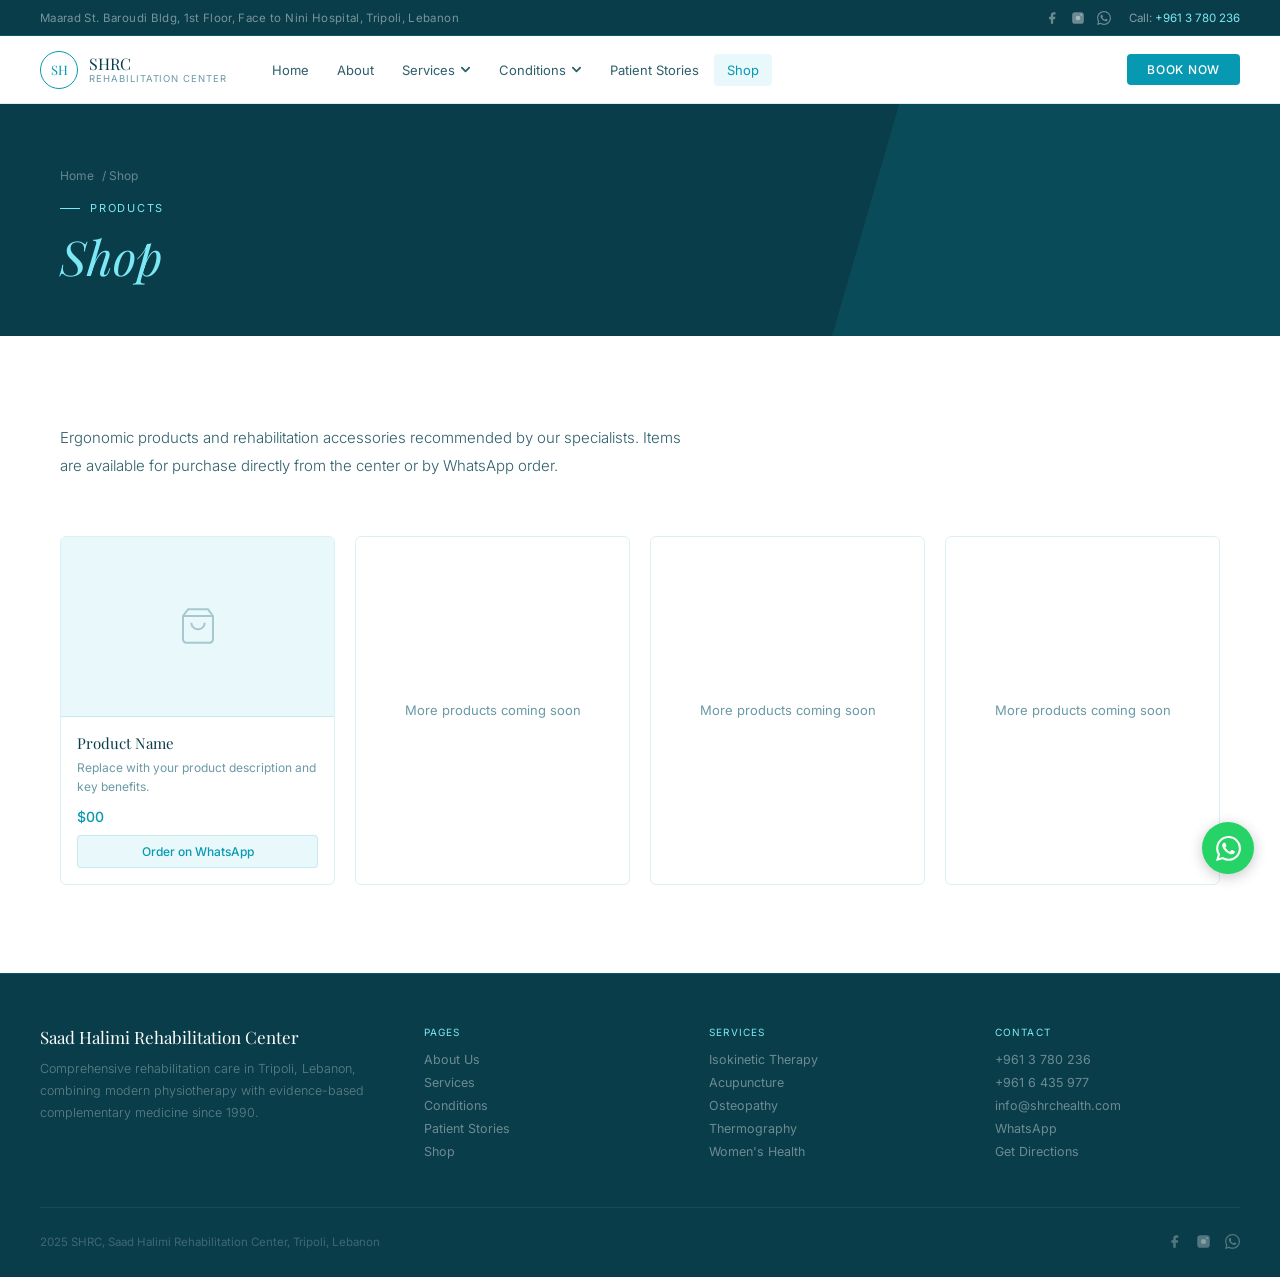
<file: shop.html>
<!DOCTYPE html>
<html lang="en">
<head>
  <meta charset="UTF-8" />
  <meta name="viewport" content="width=device-width, initial-scale=1.0" />
  <title>Shop - SHRC | Ergonomic Products and Rehabilitation Accessories | Tripoli, Lebanon</title>
  <meta name="description" content="Ergonomic products and rehabilitation accessories recommended by the specialists at SHRC Rehabilitation Center in Tripoli, Lebanon." />
  <link rel="preconnect" href="https://fonts.googleapis.com" />
  <link rel="preconnect" href="https://fonts.gstatic.com" crossorigin />
  <link href="https://fonts.googleapis.com/css2?family=Playfair+Display:ital,wght@0,400;0,500;1,400&family=Inter:wght@300;400;500&display=swap" rel="stylesheet" />
  <link rel="stylesheet" href="style.css" />
  <style>
.shop-intro { font-size:15px; color:var(--text-mid); line-height:1.85; font-weight:300; max-width:640px; margin-bottom:56px; }
.shop-grid { display:grid; grid-template-columns:repeat(4,1fr); gap:20px; }
.shop-card { border:1px solid var(--border); border-radius:6px; overflow:hidden; transition:border-color .2s, box-shadow .2s; }
.shop-card:hover { border-color:var(--blue); box-shadow:0 4px 16px rgba(8,153,178,0.1); }
.shop-img { height:180px; background:var(--pale); display:flex; align-items:center; justify-content:center; border-bottom:1px solid var(--border); }
.shop-img svg { width:40px; height:40px; stroke:var(--text-soft); fill:none; stroke-width:1.2; opacity:.5; }
.shop-img img { width:100%; height:100%; object-fit:cover; }
.shop-info { padding:16px; }
.shop-name { font-family:var(--serif); font-size:15px; color:var(--navy); margin-bottom:5px; }
.shop-desc { font-size:12px; color:var(--text-soft); line-height:1.6; margin-bottom:12px; }
.shop-price { font-size:14px; font-weight:500; color:var(--blue); margin-bottom:10px; }
.shop-btn { display:block; text-align:center; background:var(--pale); color:var(--blue); border:1px solid var(--border); border-radius:4px; padding:8px; font-size:12px; font-weight:500; transition:background .2s, color .2s; }
.shop-btn:hover { background:var(--blue); color:var(--white); }
.shop-coming { display:flex; flex-direction:column; align-items:center; justify-content:center; height:100%; min-height:220px; padding:24px; color:var(--text-soft); text-align:center; }
.shop-coming-label { font-size:13px; line-height:1.6; }
@media(max-width:900px){ .shop-grid { grid-template-columns:repeat(2,1fr); } }
@media(max-width:500px){ .shop-grid { grid-template-columns:1fr; } }
</style>
</head>
<body><div class="topbar">
  <span class="topbar-left">Maarad St. Baroudi Bldg, 1st Floor, Face to Nini Hospital, Tripoli, Lebanon</span>
  <div class="topbar-right">
    <div class="tb-socials">
      <a href="https://facebook.com/shrchealth" target="_blank" rel="noopener" aria-label="Facebook"><svg viewBox="0 0 24 24"><path d="M18 2h-3a5 5 0 00-5 5v3H7v4h3v8h4v-8h3l1-4h-4V7a1 1 0 011-1h3z"/></svg></a>
      <a href="https://instagram.com/shrchealth" target="_blank" rel="noopener" aria-label="Instagram"><svg viewBox="0 0 24 24"><rect x="2" y="2" width="20" height="20" rx="5"/><circle cx="12" cy="12" r="4"/><circle cx="17.5" cy="6.5" r="1.5"/></svg></a>
      <a href="https://wa.me/9613780236" target="_blank" rel="noopener" aria-label="WhatsApp"><svg viewBox="0 0 24 24"><path d="M17.472 14.382c-.297-.149-1.758-.867-2.03-.967-.273-.099-.471-.148-.67.15-.197.297-.767.966-.94 1.164-.173.199-.347.223-.644.075-.297-.15-1.255-.463-2.39-1.475-.883-.788-1.48-1.761-1.653-2.059-.173-.297-.018-.458.13-.606.134-.133.298-.347.446-.52.149-.174.198-.298.298-.497.099-.198.05-.371-.025-.52-.075-.149-.669-1.612-.916-2.207-.242-.579-.487-.5-.669-.51-.173-.008-.371-.01-.57-.01-.198 0-.52.074-.792.372-.272.297-1.04 1.016-1.04 2.479 0 1.462 1.065 2.875 1.213 3.074.149.198 2.096 3.2 5.077 4.487.709.306 1.262.489 1.694.625.712.227 1.36.195 1.871.118.571-.085 1.758-.719 2.006-1.413.248-.694.248-1.289.173-1.413-.074-.124-.272-.198-.57-.347m-5.421 7.403h-.004a9.87 9.87 0 01-5.031-1.378l-.361-.214-3.741.982.998-3.648-.235-.374a9.86 9.86 0 01-1.51-5.26c.001-5.45 4.436-9.884 9.888-9.884 2.64 0 5.122 1.03 6.988 2.898a9.825 9.825 0 012.893 6.994c-.003 5.45-4.437 9.884-9.885 9.884m8.413-18.297A11.815 11.815 0 0012.05 0C5.495 0 .16 5.335.157 11.892c0 2.096.547 4.142 1.588 5.945L.057 24l6.305-1.654a11.882 11.882 0 005.683 1.448h.005c6.554 0 11.89-5.335 11.893-11.893a11.821 11.821 0 00-3.48-8.413z"/></svg></a>
    </div>
    <span class="tb-phone">Call: <a href="tel:+9613780236">+961 3 780 236</a></span>
  </div>
</div><nav>
  <a href="index.html" class="nav-logo">
    <div class="nav-logo-badge">SH</div>
    <div><div class="nav-logo-name">SHRC</div><div class="nav-logo-sub">Rehabilitation Center</div></div>
  </a>
  <div class="nav-menu"><a class="nav-link" href="index.html">Home</a><a class="nav-link" href="about.html">About</a><div class="nav-item"><a class="nav-link" href="services.html">Services <svg viewBox="0 0 12 12"><path d="M2 4l4 4 4-4" stroke-linecap="round" stroke-linejoin="round"/></svg></a><div class="dropdown"><a href="services.html">All Services</a><hr class="dd-hr"/>
      <a href="services.html#isokinetic">Isokinetic Therapy</a><a href="services.html#acupuncture">Acupuncture</a>
      <a href="services.html#osteopathy">Osteopathy</a><a href="services.html#thermography">Medical Thermography</a>
      <a href="services.html#ergonomy">Ergonomy</a><a href="services.html#womens">Women's Health</a>
      <a href="services.html#skinpen">SkinPen Microneedling</a><a href="services.html#cupping">Cupping Therapy</a>
      <a href="services.html#lpg">LPG Body Treatment</a></div></div><div class="nav-item"><a class="nav-link" href="conditions.html">Conditions <svg viewBox="0 0 12 12"><path d="M2 4l4 4 4-4" stroke-linecap="round" stroke-linejoin="round"/></svg></a><div class="dropdown" style="min-width:230px;"><span class="dd-label">Musculoskeletal</span>
      <a href="conditions.html#back">Low Back Pain</a><a href="conditions.html#neck">Neck Pain</a>
      <a href="conditions.html#knee">Knee Pain</a><a href="conditions.html#shoulder">Shoulder Pain</a>
      <hr class="dd-hr"/><span class="dd-label">Other Conditions</span>
      <a href="conditions.html#migraines">Migraines and Headaches</a><a href="conditions.html#sports">Sports Injuries</a>
      <a href="conditions.html#surgical">Post-Surgical Recovery</a><a href="conditions.html#womens">Women's Health</a></div></div><a class="nav-link" href="cases.html">Patient Stories</a><a class="nav-link active" href="shop.html">Shop</a></div>
  <div class="nav-actions"><a href="index.html#booking" class="btn-book">Book Now</a></div>
  <div class="hamburger" onclick="toggleMobile()" aria-label="Open menu"><span></span><span></span><span></span></div>
</nav>
<div class="mobile-nav" id="mobileNav"><a href="index.html" onclick="closeMobile()">Home</a>
<a href="about.html" onclick="closeMobile()">About</a>
<a href="services.html" onclick="closeMobile()">Services</a>
<a href="conditions.html" onclick="closeMobile()">Conditions</a>
<a href="cases.html" onclick="closeMobile()">Patient Stories</a>
<a href="shop.html" onclick="closeMobile()">Shop</a>
<a href="index.html#booking" onclick="closeMobile()">Book an Appointment</a></div>
<div class="page-hero">
  <div class="page-hero-inner">
    <div class="breadcrumb"><a href="index.html">Home</a> / Shop</div>
    <div class="page-eyebrow">Products</div>
    <h1 class="page-title"><em>Shop</em></h1>
  </div>
</div>

<section class="sec" style="background:var(--white)">
  <div class="sec-inner">
    <p class="shop-intro fade">Ergonomic products and rehabilitation accessories recommended by our specialists. Items are available for purchase directly from the center or by WhatsApp order.</p>
    <div class="shop-grid">
      <div class="shop-card fade">
        <div class="shop-img"><svg viewBox="0 0 24 24"><path d="M6 2L3 6v14a2 2 0 002 2h14a2 2 0 002-2V6l-3-4z"/><line x1="3" y1="6" x2="21" y2="6"/><path d="M16 10a4 4 0 01-8 0"/></svg></div>
        <div class="shop-info"><div class="shop-name">Product Name</div><div class="shop-desc">Replace with your product description and key benefits.</div><div class="shop-price">$00</div><a href="https://wa.me/9613780236?text=Hi%2C%20I%27d%20like%20to%20order%20a%20product%20from%20SHRC." class="shop-btn">Order on WhatsApp</a></div>
      </div>
      <div class="shop-card fade" style="transition-delay:.06s"><div class="shop-coming"><div class="shop-coming-label">More products coming soon</div></div></div>
      <div class="shop-card fade" style="transition-delay:.12s"><div class="shop-coming"><div class="shop-coming-label">More products coming soon</div></div></div>
      <div class="shop-card fade" style="transition-delay:.18s"><div class="shop-coming"><div class="shop-coming-label">More products coming soon</div></div></div>
    </div>
  </div>
</section>
<footer>
  <div class="ft-top">
    <div><div class="ft-brand">Saad Halimi Rehabilitation Center</div><p class="ft-desc">Comprehensive rehabilitation care in Tripoli, Lebanon, combining modern physiotherapy with evidence-based complementary medicine since 1990.</p></div>
    <div class="ft-col"><div class="ft-col-title">Pages</div><a href="about.html">About Us</a><a href="services.html">Services</a><a href="conditions.html">Conditions</a><a href="cases.html">Patient Stories</a><a href="shop.html">Shop</a></div>
    <div class="ft-col"><div class="ft-col-title">Services</div><a href="services.html#isokinetic">Isokinetic Therapy</a><a href="services.html#acupuncture">Acupuncture</a><a href="services.html#osteopathy">Osteopathy</a><a href="services.html#thermography">Thermography</a><a href="services.html#womens">Women's Health</a></div>
    <div class="ft-col"><div class="ft-col-title">Contact</div><a href="tel:+9613780236">+961 3 780 236</a><a href="tel:+9616435977">+961 6 435 977</a><a href="mailto:info@shrchealth.com">info@shrchealth.com</a><a href="https://wa.me/9613780236">WhatsApp</a><a href="https://maps.google.com/?q=34.436079,35.831433" target="_blank">Get Directions</a></div>
  </div>
  <div class="ft-bottom">
    <span class="ft-copy">2025 SHRC, Saad Halimi Rehabilitation Center, Tripoli, Lebanon</span>
    <div class="ft-soc">
      <a href="https://facebook.com/shrchealth" target="_blank" aria-label="Facebook"><svg viewBox="0 0 24 24"><path d="M18 2h-3a5 5 0 00-5 5v3H7v4h3v8h4v-8h3l1-4h-4V7a1 1 0 011-1h3z"/></svg></a>
      <a href="https://instagram.com/shrchealth" target="_blank" aria-label="Instagram"><svg viewBox="0 0 24 24"><rect x="2" y="2" width="20" height="20" rx="5"/><circle cx="12" cy="12" r="4"/><circle cx="17.5" cy="6.5" r="1.5"/></svg></a>
      <a href="https://wa.me/9613780236" target="_blank" aria-label="WhatsApp"><svg viewBox="0 0 24 24"><path d="M17.472 14.382c-.297-.149-1.758-.867-2.03-.967-.273-.099-.471-.148-.67.15-.197.297-.767.966-.94 1.164-.173.199-.347.223-.644.075-.297-.15-1.255-.463-2.39-1.475-.883-.788-1.48-1.761-1.653-2.059-.173-.297-.018-.458.13-.606.134-.133.298-.347.446-.52.149-.174.198-.298.298-.497.099-.198.05-.371-.025-.52-.075-.149-.669-1.612-.916-2.207-.242-.579-.487-.5-.669-.51-.173-.008-.371-.01-.57-.01-.198 0-.52.074-.792.372-.272.297-1.04 1.016-1.04 2.479 0 1.462 1.065 2.875 1.213 3.074.149.198 2.096 3.2 5.077 4.487.709.306 1.262.489 1.694.625.712.227 1.36.195 1.871.118.571-.085 1.758-.719 2.006-1.413.248-.694.248-1.289.173-1.413-.074-.124-.272-.198-.57-.347m-5.421 7.403h-.004a9.87 9.87 0 01-5.031-1.378l-.361-.214-3.741.982.998-3.648-.235-.374a9.86 9.86 0 01-1.51-5.26c.001-5.45 4.436-9.884 9.888-9.884 2.64 0 5.122 1.03 6.988 2.898a9.825 9.825 0 012.893 6.994c-.003 5.45-4.437 9.884-9.885 9.884m8.413-18.297A11.815 11.815 0 0012.05 0C5.495 0 .16 5.335.157 11.892c0 2.096.547 4.142 1.588 5.945L.057 24l6.305-1.654a11.882 11.882 0 005.683 1.448h.005c6.554 0 11.89-5.335 11.893-11.893a11.821 11.821 0 00-3.48-8.413z"/></svg></a>
    </div>
  </div>
</footer>
<a href="https://wa.me/9613780236" class="wa-float" target="_blank" rel="noopener" aria-label="WhatsApp"><svg viewBox="0 0 24 24"><path d="M17.472 14.382c-.297-.149-1.758-.867-2.03-.967-.273-.099-.471-.148-.67.15-.197.297-.767.966-.94 1.164-.173.199-.347.223-.644.075-.297-.15-1.255-.463-2.39-1.475-.883-.788-1.48-1.761-1.653-2.059-.173-.297-.018-.458.13-.606.134-.133.298-.347.446-.52.149-.174.198-.298.298-.497.099-.198.05-.371-.025-.52-.075-.149-.669-1.612-.916-2.207-.242-.579-.487-.5-.669-.51-.173-.008-.371-.01-.57-.01-.198 0-.52.074-.792.372-.272.297-1.04 1.016-1.04 2.479 0 1.462 1.065 2.875 1.213 3.074.149.198 2.096 3.2 5.077 4.487.709.306 1.262.489 1.694.625.712.227 1.36.195 1.871.118.571-.085 1.758-.719 2.006-1.413.248-.694.248-1.289.173-1.413-.074-.124-.272-.198-.57-.347m-5.421 7.403h-.004a9.87 9.87 0 01-5.031-1.378l-.361-.214-3.741.982.998-3.648-.235-.374a9.86 9.86 0 01-1.51-5.26c.001-5.45 4.436-9.884 9.888-9.884 2.64 0 5.122 1.03 6.988 2.898a9.825 9.825 0 012.893 6.994c-.003 5.45-4.437 9.884-9.885 9.884m8.413-18.297A11.815 11.815 0 0012.05 0C5.495 0 .16 5.335.157 11.892c0 2.096.547 4.142 1.588 5.945L.057 24l6.305-1.654a11.882 11.882 0 005.683 1.448h.005c6.554 0 11.89-5.335 11.893-11.893a11.821 11.821 0 00-3.48-8.413z"/></svg></a>
<script>
  const io = new IntersectionObserver(entries => { entries.forEach(e => { if (e.isIntersecting) e.target.classList.add('on'); }); }, { threshold: 0.1 });
  document.querySelectorAll('.fade').forEach(el => io.observe(el));
  function toggleMobile() { document.getElementById('mobileNav').classList.toggle('open'); }
  function closeMobile() { document.getElementById('mobileNav').classList.remove('open'); }
</script>
</body>
</html>
</file>
<file: style.css>
:root {
  --navy:      #0a3d4a;
  --blue:      #0899b2;
  --pale:      #e8f8fb;
  --white:     #ffffff;
  --gray-bg:   #f4fbfc;
  --text:      #0d2830;
  --text-mid:  #2e5f6b;
  --text-soft: #6a9aa5;
  --border:    rgba(8,153,178,0.15);
  --serif: 'Playfair Display', Georgia, serif;
  --sans:  'Inter', system-ui, sans-serif;
  --nav-h: 68px;
}
*, *::before, *::after { box-sizing: border-box; margin: 0; padding: 0; }
html { scroll-behavior: smooth; }
body { font-family: var(--sans); color: var(--text); background: var(--white); overflow-x: hidden; }
a { text-decoration: none; }

/* TOP BAR */
.topbar { background: var(--navy); height: 36px; display: flex; align-items: center; justify-content: space-between; padding: 0 40px; border-bottom: 1px solid rgba(8,153,178,0.3); }
.topbar-left { font-size: 11.5px; color: rgba(255,255,255,0.45); letter-spacing: 0.03em; }
.topbar-right { display: flex; align-items: center; gap: 18px; }
.tb-socials { display: flex; gap: 12px; }
.tb-socials a { color: rgba(255,255,255,0.4); transition: color .2s; display: flex; align-items: center; }
.tb-socials a:hover { color: #7de8f5; }
.tb-socials svg { width: 14px; height: 14px; fill: currentColor; }
.tb-phone { font-size: 11.5px; color: rgba(255,255,255,0.5); }
.tb-phone a { color: #7de8f5; }

/* NAV */
nav { position: sticky; top: 0; z-index: 200; height: var(--nav-h); background: var(--white); border-bottom: 1px solid var(--border); display: flex; align-items: center; padding: 0 40px; gap: 32px; }
.nav-logo { display: flex; align-items: center; gap: 11px; flex-shrink: 0; }
.nav-logo-badge { width: 38px; height: 38px; border-radius: 50%; border: 1.5px solid var(--blue); display: flex; align-items: center; justify-content: center; font-family: var(--serif); font-size: 13px; color: var(--blue); transition: transform .25s ease, background .25s ease; }
.nav-logo:hover .nav-logo-badge { transform: rotate(-4deg) scale(1.05); background: var(--pale); }
.nav-logo-name { font-family: var(--serif); font-size: 16px; color: var(--navy); line-height: 1.1; }
.nav-logo-sub { font-size: 9.5px; color: var(--text-soft); letter-spacing: 0.1em; text-transform: uppercase; }
.nav-menu { display: flex; align-items: center; gap: 2px; flex: 1; }
.nav-item { position: relative; }
.nav-link { display: flex; align-items: center; gap: 5px; padding: 8px 13px; border-radius: 4px; font-size: 13px; color: var(--text-mid); transition: color .2s, background .2s, transform .2s ease; cursor: pointer; white-space: nowrap; }
.nav-link:hover, .nav-link.active { color: var(--blue); background: var(--pale); }
.nav-link:hover { transform: translateY(-2px); }
.nav-link svg { width: 11px; height: 11px; fill: none; stroke: currentColor; stroke-width: 2; }
.dropdown { display: none; position: absolute; top: calc(100% + 6px); left: 0; background: var(--white); border: 1px solid var(--border); border-radius: 6px; min-width: 220px; box-shadow: 0 8px 24px rgba(0,0,0,0.08); z-index: 300; padding: 8px 0; }
.nav-item:hover .dropdown { display: block; }
.dropdown a { display: block; padding: 9px 20px; font-size: 13px; color: var(--text-mid); transition: background .15s, color .15s; }
.dropdown a:hover { background: var(--pale); color: var(--blue); }
.dd-label { padding: 6px 20px 3px; font-size: 10px; letter-spacing: 0.1em; text-transform: uppercase; color: var(--text-soft); }
.dd-hr { border: none; border-top: 1px solid var(--border); margin: 6px 0; }
.nav-actions { margin-left: auto; }
.btn-book { background: var(--blue); color: var(--white); padding: 8px 20px; border-radius: 4px; font-size: 12px; font-weight: 500; letter-spacing: 0.06em; text-transform: uppercase; transition: background .2s, transform .2s ease, box-shadow .2s ease; white-space: nowrap; display: inline-block; }
.btn-book:hover { background: var(--navy); transform: translateY(-2px); box-shadow: 0 10px 24px rgba(8,153,178,.18); }
.hamburger { display: none; flex-direction: column; gap: 5px; cursor: pointer; padding: 4px; }
.hamburger span { display: block; width: 22px; height: 1.5px; background: var(--text); }
.mobile-nav { display: none; flex-direction: column; position: absolute; top: var(--nav-h); left: 0; right: 0; background: var(--white); border-bottom: 1px solid var(--border); padding: 12px 24px; z-index: 199; }
.mobile-nav.open { display: flex; }
.mobile-nav a { padding: 11px 0; font-size: 14px; color: var(--text-mid); border-bottom: 1px solid var(--border); }
.mobile-nav a:last-child { border-bottom: none; }

/* PAGE HERO (subpages) */
.page-hero { background: var(--navy); padding: 64px 40px 52px; position: relative; overflow: hidden; }
.page-hero::after { content: ''; position: absolute; top: 0; right: 0; bottom: 0; width: 35%; background: rgba(8,153,178,0.15); clip-path: polygon(15% 0, 100% 0, 100% 100%, 0% 100%); }
.page-hero-inner { max-width: 1160px; margin: 0 auto; position: relative; z-index: 1; }
.breadcrumb { font-size: 12px; color: rgba(255,255,255,0.38); margin-bottom: 18px; display: flex; align-items: center; gap: 8px; }
.breadcrumb a { color: rgba(255,255,255,0.38); transition: color .2s; }
.breadcrumb a:hover { color: #7de8f5; }
.page-eyebrow { font-size: 11px; letter-spacing: 0.16em; text-transform: uppercase; color: #7de8f5; margin-bottom: 14px; display: flex; align-items: center; gap: 10px; }
.page-eyebrow::before { content: ''; width: 20px; height: 1px; background: #7de8f5; }
.page-title { font-family: var(--serif); font-size: clamp(28px, 4vw, 48px); font-weight: 400; color: var(--white); line-height: 1.15; }
.page-title em { font-style: italic; color: #7de8f5; }

/* SECTIONS */
.sec { padding: 88px 40px; }
.sec-inner { max-width: 1160px; margin: 0 auto; }
.sec-hd { margin-bottom: 48px; }
.eyebrow { font-size: 10.5px; letter-spacing: 0.16em; text-transform: uppercase; color: var(--blue); margin-bottom: 13px; display: flex; align-items: center; gap: 10px; }
.eyebrow::before { content: ''; width: 20px; height: 1px; background: var(--blue); }
.sec-title { font-family: var(--serif); font-size: clamp(26px, 3vw, 40px); font-weight: 400; color: var(--navy); line-height: 1.2; }
.sec-sub { font-size: 14px; color: var(--text-mid); line-height: 1.8; margin-top: 13px; max-width: 560px; font-weight: 300; }

/* FOOTER */
footer { background: var(--navy); padding: 52px 40px 28px; border-top: 1px solid rgba(8,153,178,0.25); }
.ft-top { display: grid; grid-template-columns: 1.4fr 1fr 1fr 1fr; gap: 40px; padding-bottom: 40px; border-bottom: 1px solid rgba(255,255,255,0.07); margin-bottom: 26px; }
.ft-brand { font-family: var(--serif); font-size: 17px; color: var(--white); margin-bottom: 10px; }
.ft-desc { font-size: 12.5px; color: rgba(255,255,255,0.35); line-height: 1.75; font-weight: 300; }
.ft-col-title { font-size: 10px; letter-spacing: .12em; text-transform: uppercase; color: #7de8f5; margin-bottom: 14px; }
.ft-col a { display: block; font-size: 12.5px; color: rgba(255,255,255,0.4); margin-bottom: 8px; transition: color .2s; }
.ft-col a:hover { color: var(--white); }
.ft-bottom { display: flex; justify-content: space-between; align-items: center; flex-wrap: wrap; gap: 10px; }
.ft-copy { font-size: 11.5px; color: rgba(255,255,255,0.22); }
.ft-soc { display: flex; gap: 14px; }
.ft-soc a { color: rgba(255,255,255,0.3); transition: color .2s; display: flex; }
.ft-soc a:hover { color: #7de8f5; }
.ft-soc svg { width: 15px; height: 15px; fill: currentColor; }

/* WA FLOAT */
.wa-float { position: fixed; bottom: 26px; right: 26px; z-index: 500; width: 52px; height: 52px; border-radius: 50%; background: #25d366; display: flex; align-items: center; justify-content: center; box-shadow: 0 3px 14px rgba(0,0,0,0.22); transition: transform .2s, box-shadow .2s; animation: waPulse 3.6s ease-in-out infinite; }
.wa-float:hover { transform: translateY(-3px) scale(1.08); box-shadow: 0 12px 28px rgba(37,211,102,.28); }
.wa-float svg { width: 25px; height: 25px; fill: white; }

@keyframes waPulse {
  0%, 100% { box-shadow: 0 3px 14px rgba(0,0,0,0.22); }
  50% { box-shadow: 0 3px 14px rgba(0,0,0,0.22), 0 0 0 10px rgba(37,211,102,.12); }
}

/* FADE */
.fade { opacity: 0; transform: translateY(20px); transition: opacity .55s ease, transform .55s ease; }
.fade.on { opacity: 1; transform: none; }

@media (prefers-reduced-motion: reduce) {
  *, *::before, *::after {
    animation-duration: .001ms !important;
    animation-iteration-count: 1 !important;
    scroll-behavior: auto !important;
    transition-duration: .001ms !important;
  }
}

/* RESPONSIVE */
@media (max-width: 1000px) {
  .topbar, nav { padding: 0 20px; }
  .nav-menu { display: none; }
  .hamburger { display: flex; }
  .sec { padding: 60px 20px; }
  .page-hero { padding: 48px 20px 40px; }
  .ft-top { grid-template-columns: 1fr 1fr; }
}
@media (max-width: 600px) {
  .topbar { display: none; }
  .ft-top { grid-template-columns: 1fr; }
}
</file>
